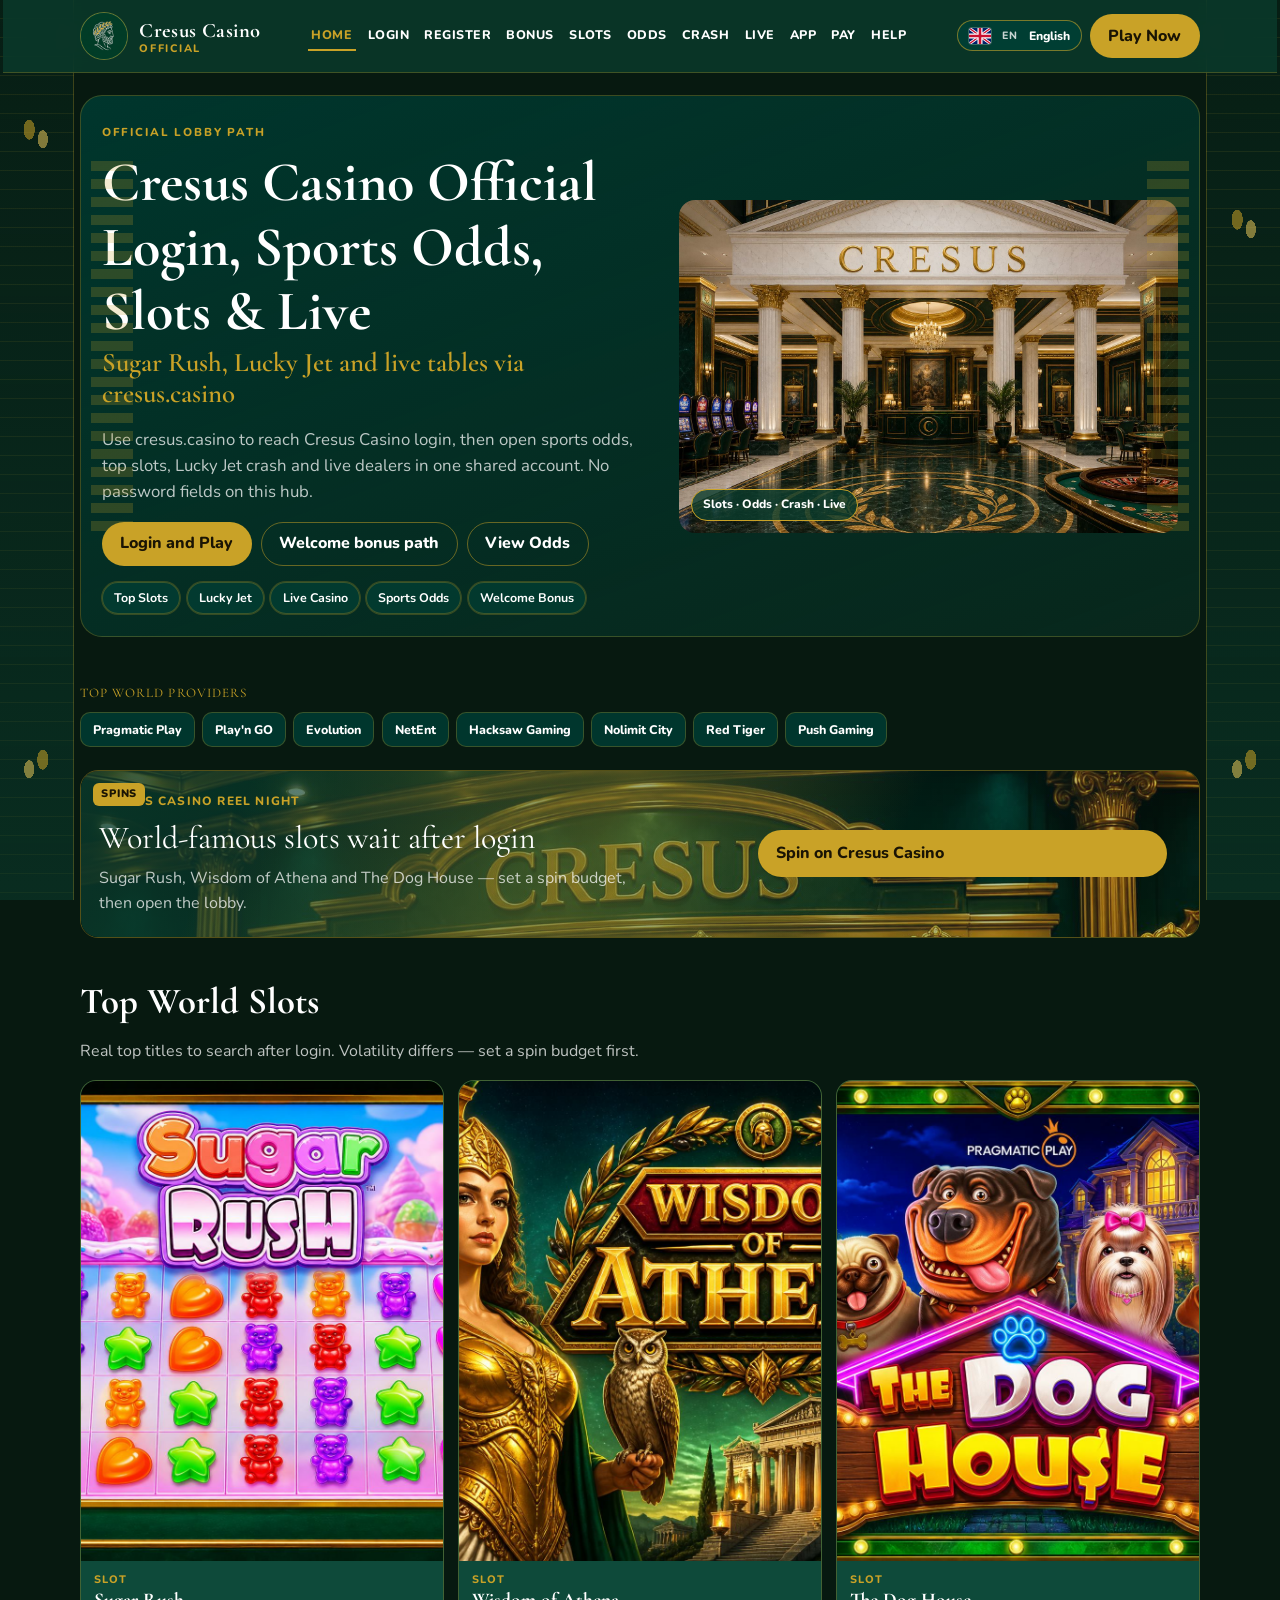
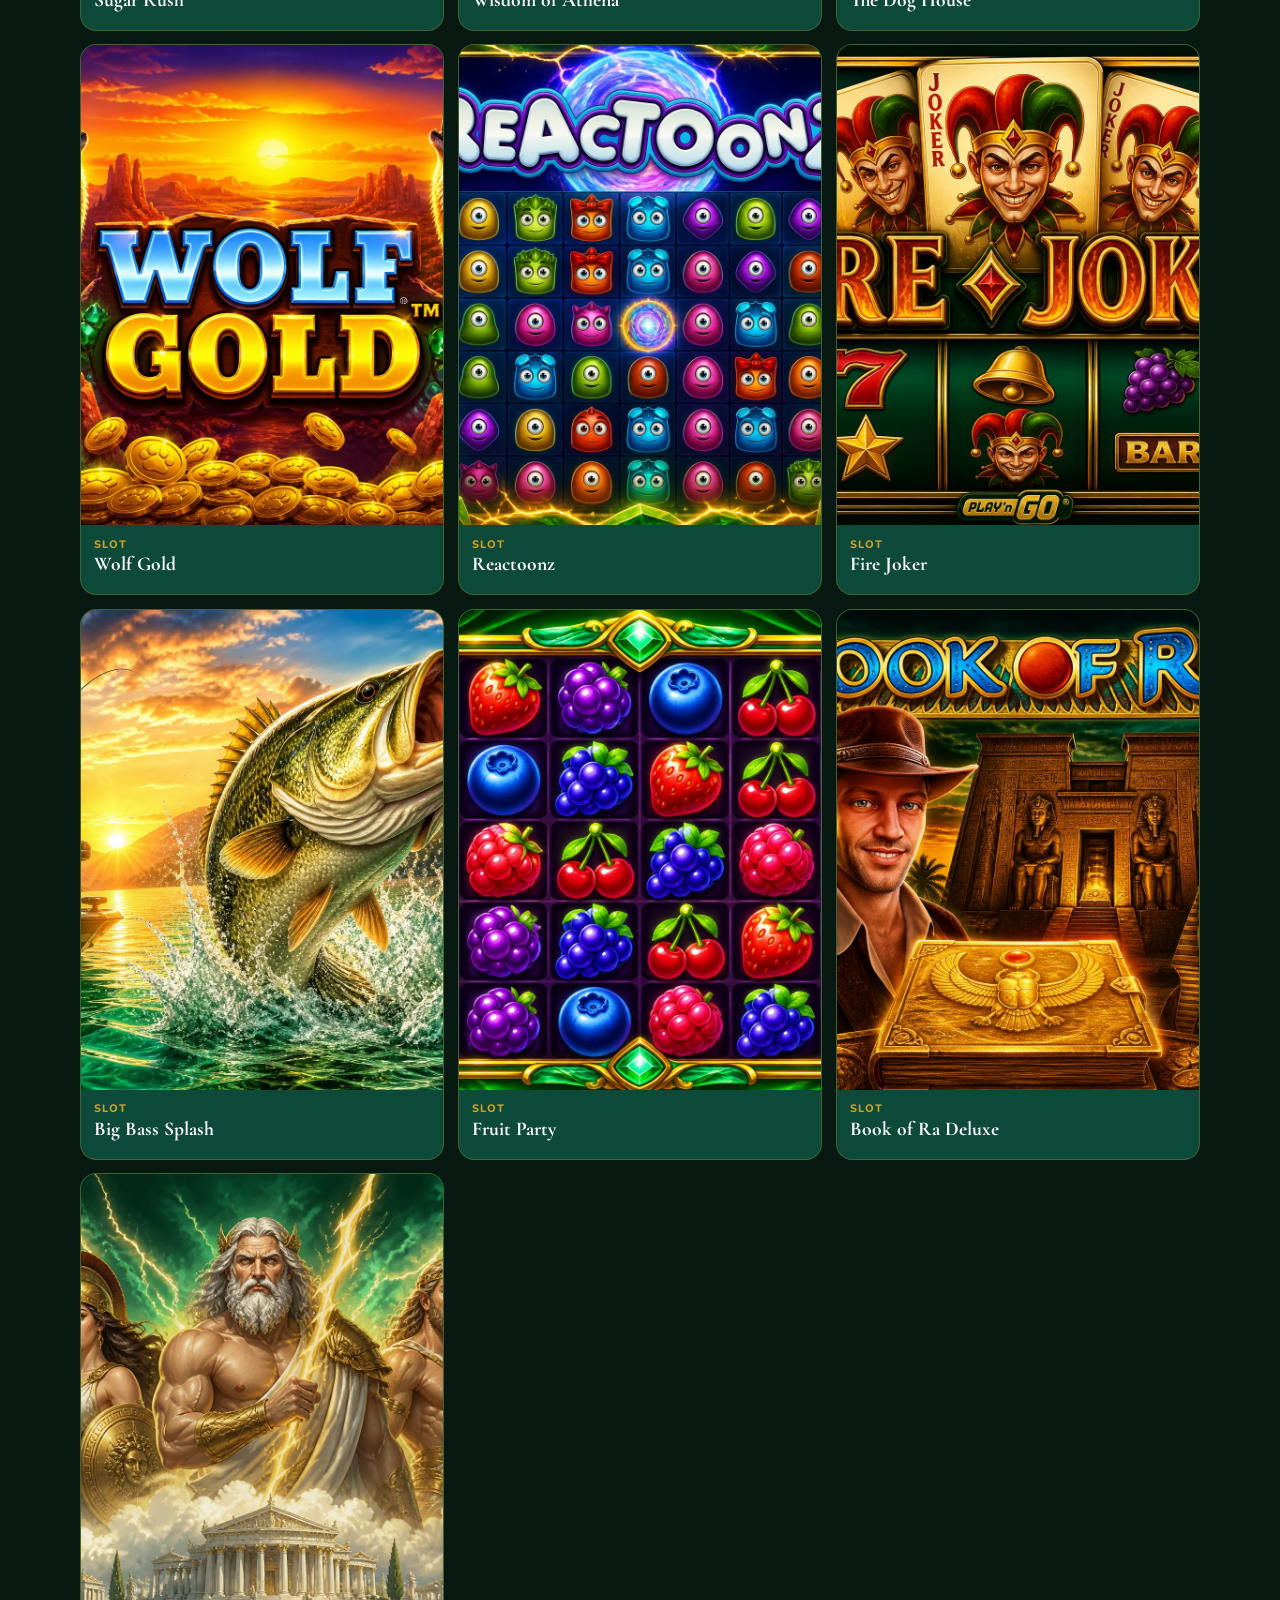
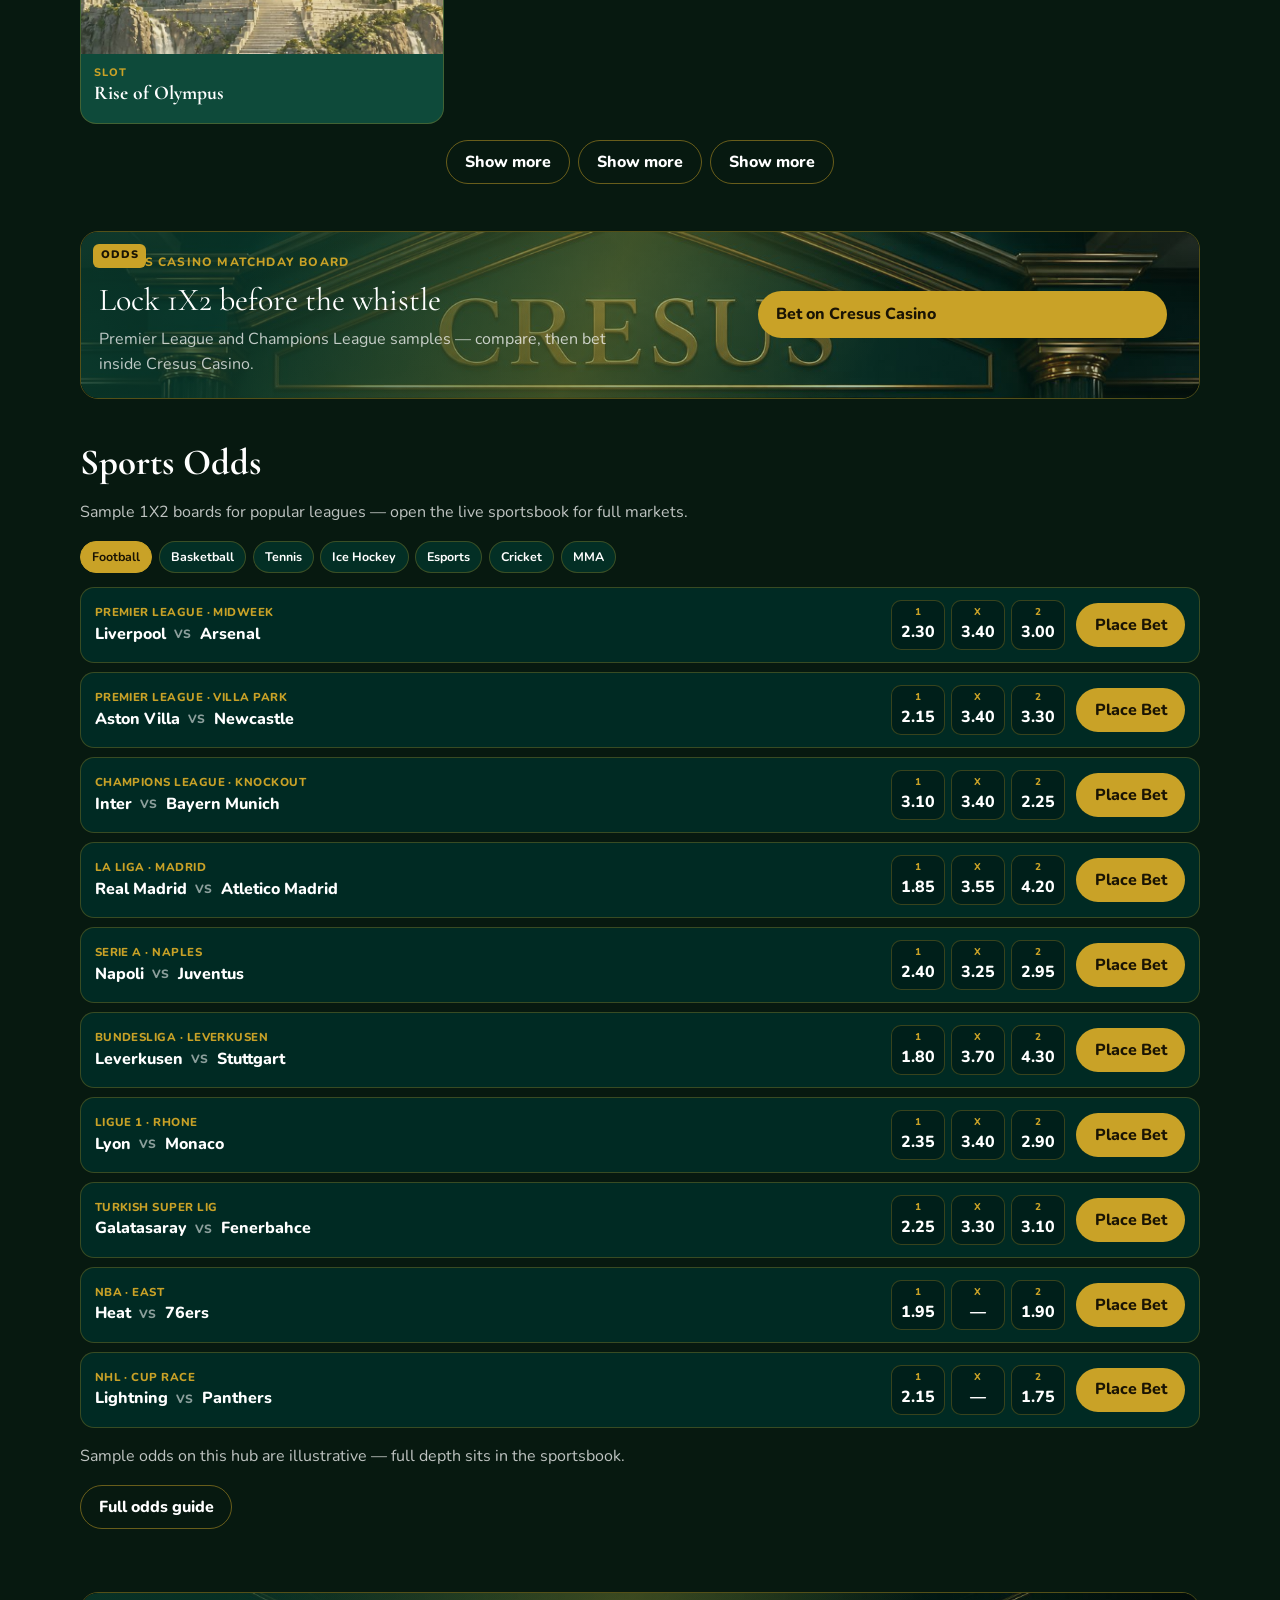
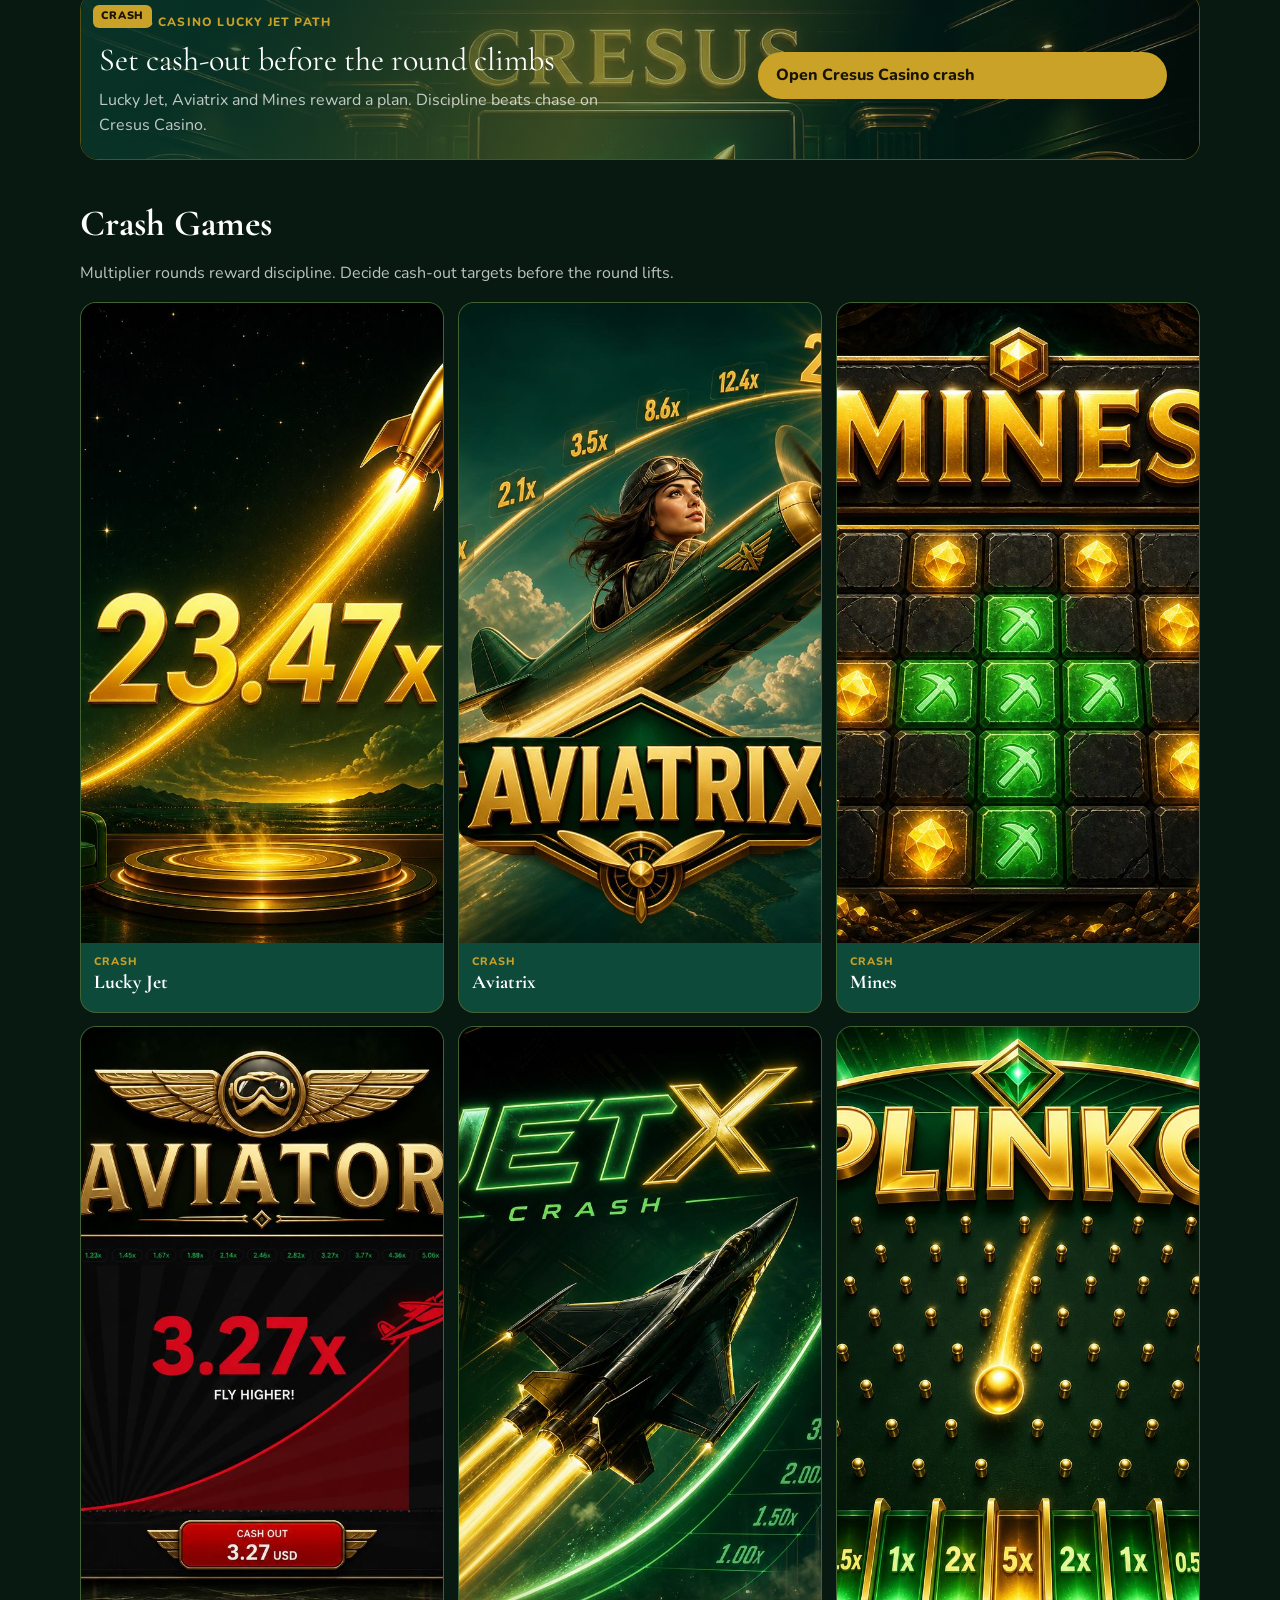
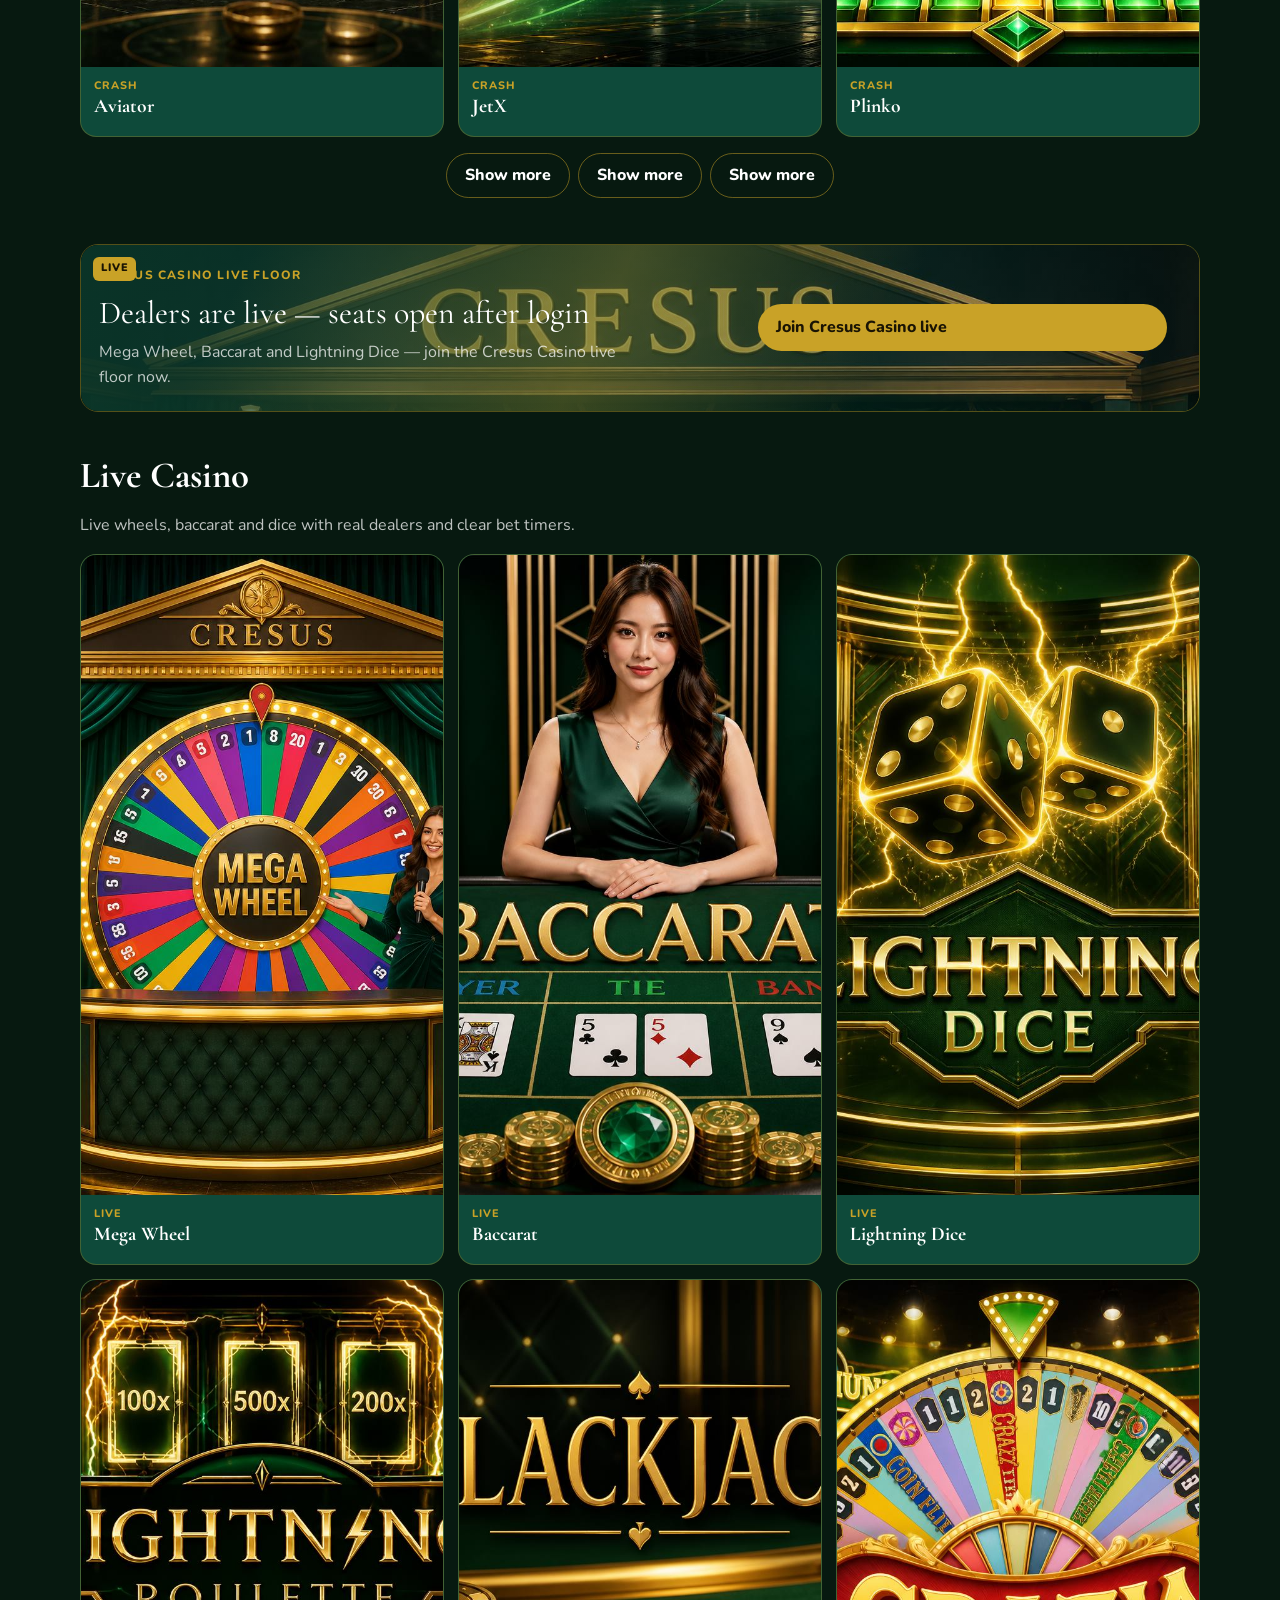
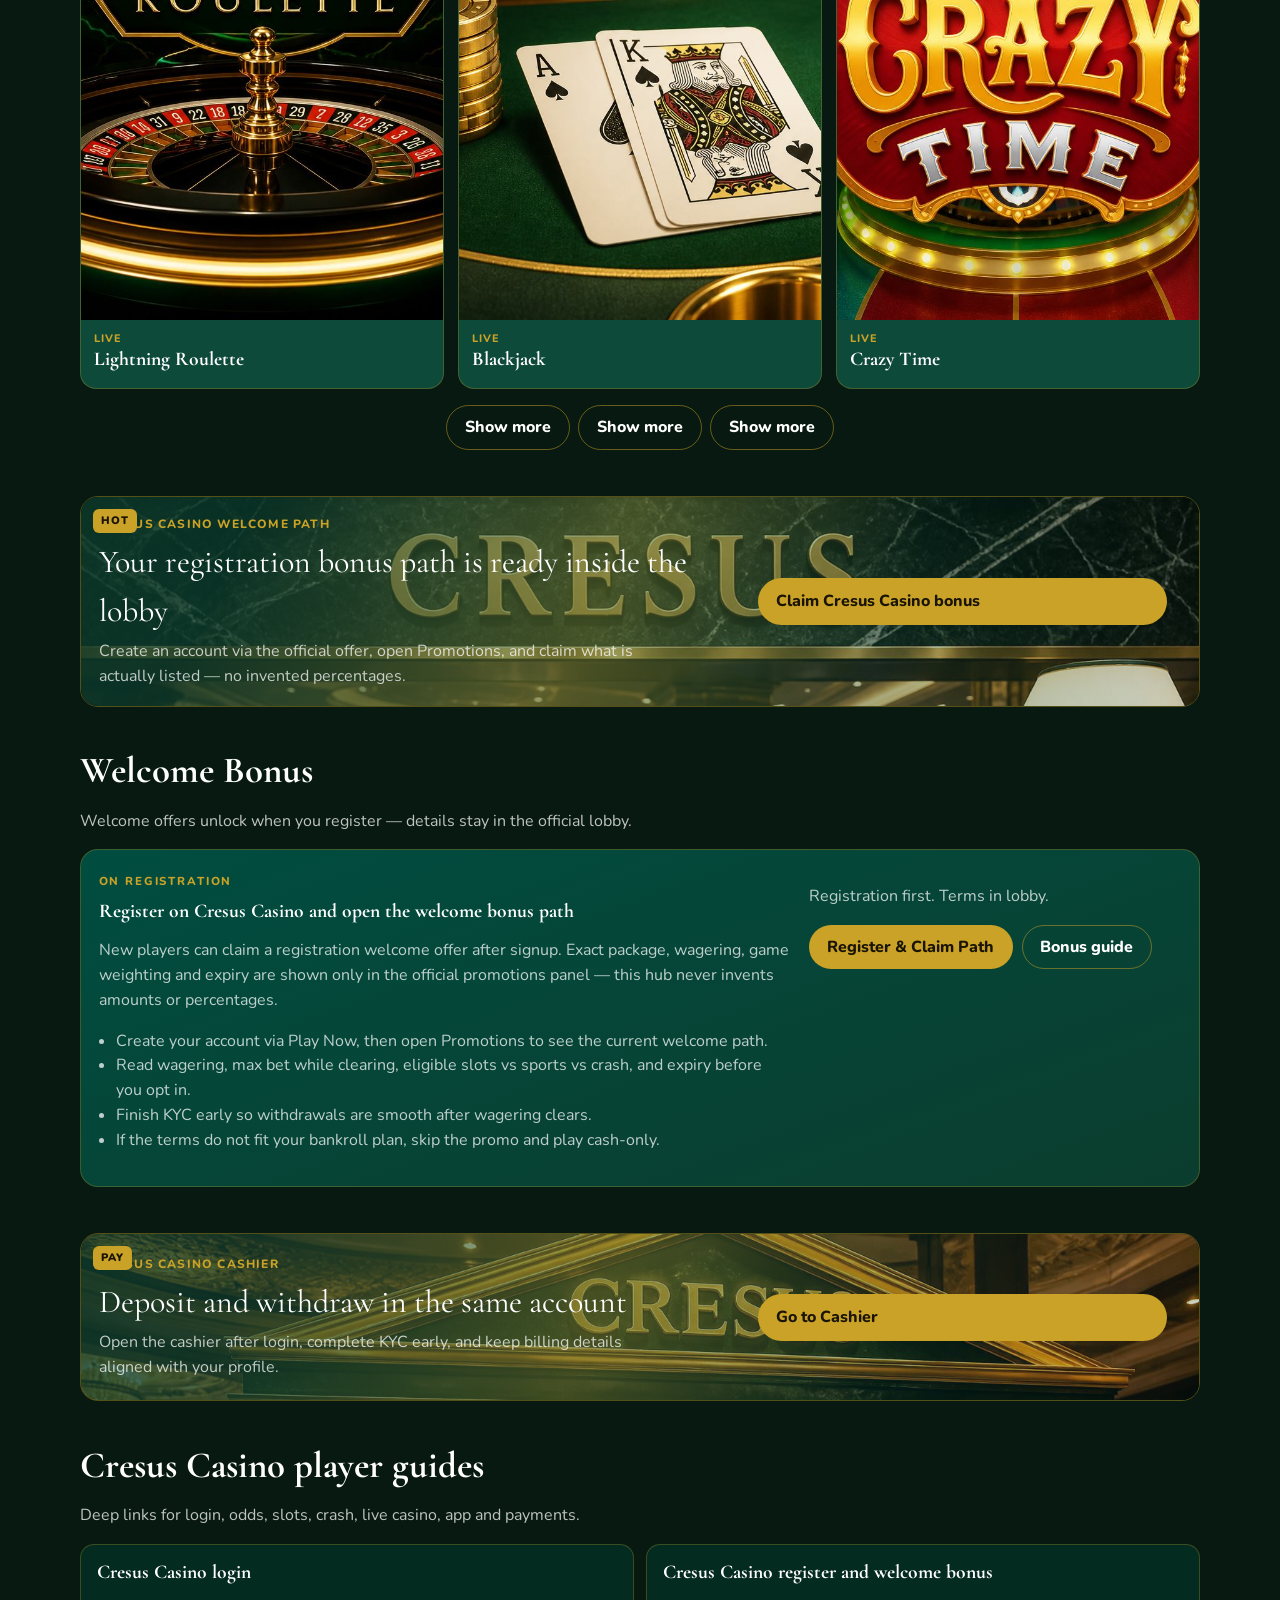
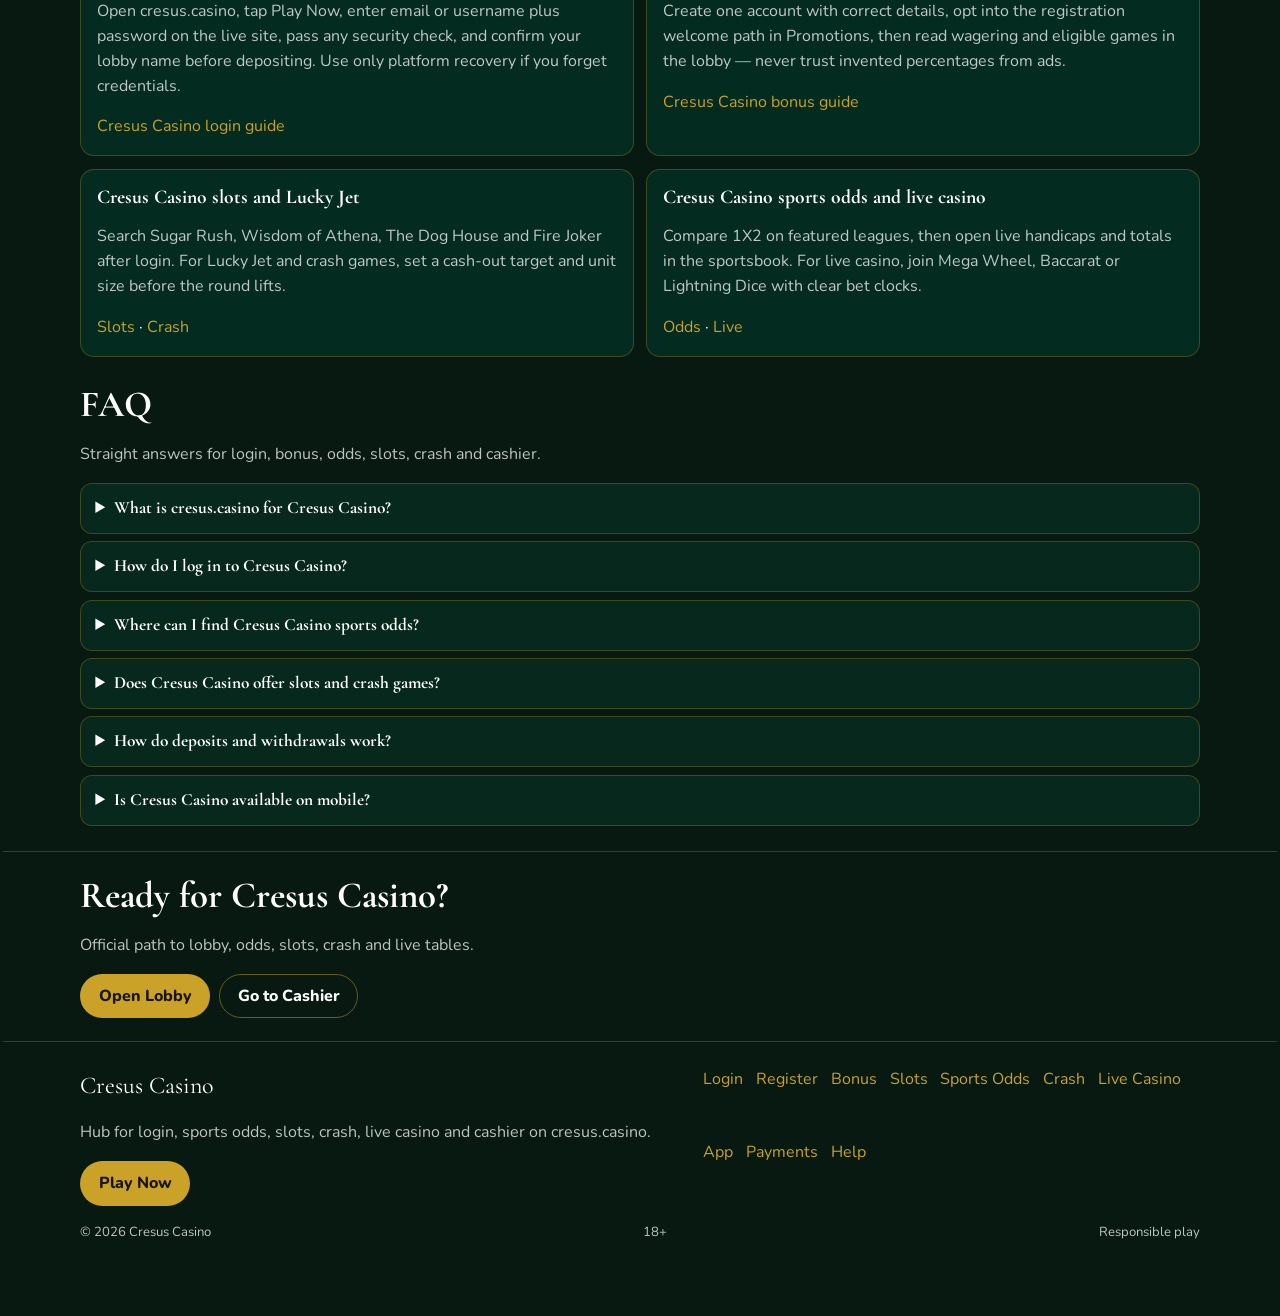
<file: index.html>
<!DOCTYPE html>
<html lang="en">
<head>
<meta charset="utf-8">
<meta name="viewport" content="width=device-width, initial-scale=1">
<title>Cresus Casino Login, Odds, Slots &amp; Live | cresus.casino</title>
<meta name="description" content="Open Cresus Casino on cresus.casino for official login, sports odds, Sugar Rush slots, Lucky Jet crash and live tables. One account. 18+.">
<meta name="keywords" content="Cresus Casino, Cresus Casino login, Cresus Casino slots, Sugar Rush, Wisdom of Athena, Lucky Jet, Mega Wheel, cresus.casino">
<meta name="robots" content="index,follow,max-image-preview:large">
<link rel="canonical" href="https://cresus.casino/">
<link rel="alternate" hreflang="en" href="https://cresus.casino/?lang=en">
<link rel="alternate" hreflang="de" href="https://cresus.casino/?lang=de">
<link rel="alternate" hreflang="ru" href="https://cresus.casino/?lang=ru">
<link rel="alternate" hreflang="uk" href="https://cresus.casino/?lang=uk">
<link rel="alternate" hreflang="pl" href="https://cresus.casino/?lang=pl">
<link rel="alternate" hreflang="es" href="https://cresus.casino/?lang=es">
<link rel="alternate" hreflang="pt" href="https://cresus.casino/?lang=pt">
<link rel="alternate" hreflang="fr" href="https://cresus.casino/?lang=fr">
<link rel="alternate" hreflang="it" href="https://cresus.casino/?lang=it">
<link rel="alternate" hreflang="tr" href="https://cresus.casino/?lang=tr">
<link rel="alternate" hreflang="nl" href="https://cresus.casino/?lang=nl">
<link rel="alternate" hreflang="x-default" href="https://cresus.casino/">
<meta property="og:type" content="website">
<meta property="og:site_name" content="Cresus Casino">
<meta property="og:title" content="Cresus Casino Login, Odds, Slots &amp; Live | cresus.casino">
<meta property="og:description" content="Open Cresus Casino on cresus.casino for official login, sports odds, Sugar Rush slots, Lucky Jet crash and live tables. One account. 18+.">
<meta property="og:url" content="https://cresus.casino/">
<meta property="og:image" content="https://cresus.casino/assets/og.jpg">
<meta name="twitter:card" content="summary_large_image">
<meta name="twitter:title" content="Cresus Casino Login, Odds, Slots &amp; Live | cresus.casino">
<meta name="twitter:description" content="Open Cresus Casino on cresus.casino for official login, sports odds, Sugar Rush slots, Lucky Jet crash and live tables. One account. 18+.">
<meta name="twitter:image" content="https://cresus.casino/assets/og.jpg">
<link rel="icon" href="/favicon.ico" sizes="any">
<link rel="icon" type="image/png" sizes="32x32" href="/favicon-32x32.png">
<link rel="icon" type="image/png" sizes="48x48" href="/favicon-48x48.png">
<link rel="icon" type="image/png" sizes="192x192" href="/favicon-192x192.png">
<link rel="apple-touch-icon" sizes="180x180" href="/apple-touch-icon.png">
<link rel="manifest" href="/site.webmanifest">
<link rel="preconnect" href="https://fonts.googleapis.com">
<link rel="preconnect" href="https://fonts.gstatic.com" crossorigin>
<link href="https://fonts.googleapis.com/css2?family=Cormorant+Garamond:wght@600;700&family=Nunito:wght@400;650;800&display=swap" rel="stylesheet">
<link rel="stylesheet" href="/css/styles.css">
<link rel="stylesheet" href="/css/i18n.css">
<script type="application/ld+json">{"@context":"https://schema.org","@type":"FAQPage","url":"https://cresus.casino/","mainEntity":[{"@type":"Question","name":"What is cresus.casino for Cresus Casino?","acceptedAnswer":{"@type":"Answer","text":"cresus.casino is the orientation hub for Cresus Casino login, sports odds, slots, crash, live casino and cashier. Tap Play Now and confirm you land on the live Cresus Casino platform."}},{"@type":"Question","name":"How do I log in to Cresus Casino?","acceptedAnswer":{"@type":"Answer","text":"Open Play Now from cresus.casino, enter your registered email or username and password on the live site, complete any security check, then confirm your account name appears in the lobby header."}},{"@type":"Question","name":"Where can I find Cresus Casino sports odds?","acceptedAnswer":{"@type":"Answer","text":"Use the odds board on this hub, then continue to the live Cresus Casino sportsbook for 1X2, handicaps, totals and in-play markets across major leagues."}},{"@type":"Question","name":"Does Cresus Casino offer slots and crash games?","acceptedAnswer":{"@type":"Answer","text":"Yes. Search Sugar Rush, Wisdom of Athena, The Dog House, Wolf Gold, Reactoonz and Fire Joker after login. Crash titles include Lucky Jet, Aviatrix and Mines. Set a session budget first."}},{"@type":"Question","name":"How do deposits and withdrawals work?","acceptedAnswer":{"@type":"Answer","text":"Fund via the cashier after login, complete KYC early if prompted, and use the same methods for withdrawals. Keep billing details consistent with your profile."}},{"@type":"Question","name":"Is Cresus Casino available on mobile?","acceptedAnswer":{"@type":"Answer","text":"One account works on phone and desktop browsers. Prefer a stable connection, avoid shared devices, and log out after cash sessions on borrowed phones."}}]}</script>
<script type="application/ld+json">{"@context":"https://schema.org","@type":"WebSite","name":"Cresus Casino","url":"https://cresus.casino/","publisher":{"@type":"Organization","name":"Cresus Casino","url":"https://cresus.casino/","logo":"https://cresus.casino/assets/brand/logo.png"}}</script>
</head>
<body class="codex home">
<div class="laurel-rail laurel-left" aria-hidden="true"></div>
<div class="laurel-rail laurel-right" aria-hidden="true"></div>
<div class="codex-frame">
<header class="site-header" id="siteHeader">
<div class="wrap header-bar">
<a class="brand" href="/" aria-label="Cresus Casino home">
<span class="brand-mark"><img src="/assets/brand/logo.png" alt="Cresus Casino logo" width="48" height="48"></span>
<span class="brand-copy"><span class="brand-name">Cresus Casino</span><span class="brand-tag">Official</span></span>
</a>
<button class="nav-toggle" id="navToggle" aria-expanded="false" aria-controls="siteNav" type="button" aria-label="Open menu"><span></span><span></span><span></span></button>
<nav class="site-nav" id="siteNav" aria-label="Primary">
<a class="nav-link is-active" href="/">Home</a>
<a class="nav-link" href="/cresus-enter.html">Login</a>
<a class="nav-link" href="/cresus-enroll.html">Register</a>
<a class="nav-link" href="/cresus-purse.html">Bonus</a>
<a class="nav-link" href="/cresus-reels.html">Slots</a>
<a class="nav-link" href="/cresus-ticket.html">Odds</a>
<a class="nav-link" href="/cresus-flight.html">Crash</a>
<a class="nav-link" href="/cresus-floor.html">Live</a>
<a class="nav-link" href="/cresus-device.html">App</a>
<a class="nav-link" href="/cresus-vault.html">Pay</a>
<a class="nav-link" href="/cresus-help.html">Help</a>
</nav>
<div class="header-actions">
<div class="lang-switch" id="langSwitch">
<button type="button" class="lang-switch-btn" aria-haspopup="listbox" aria-expanded="false" aria-label="Language">
<img class="lang-flag-img" src="/assets/flags/gb.svg" width="22" height="16" alt="English flag">
<span class="lang-code">EN</span><span class="lang-name" data-i18n-skip="1">English</span>
</button>
<div class="lang-switch-panel" role="listbox"></div>
</div>
<a class="btn btn-accent header-cta" href="https://cdcdsd914.online/DfsNHKNG?sub_id_1=cresuscasino" rel="nofollow sponsored noopener" target="_blank">Play Now</a>
</div>
</div>
</header>

<section class="hero"><div class="wrap"><div class="hero-shell">
<div class="hero-copy reveal">
<div class="eyebrow">Official lobby path</div>
<h1>Cresus Casino Official Login, Sports Odds, Slots &amp; Live<span>Sugar Rush, Lucky Jet and live tables via cresus.casino</span></h1>
<p class="lead">Use cresus.casino to reach Cresus Casino login, then open sports odds, top slots, Lucky Jet crash and live dealers in one shared account. No password fields on this hub.</p>
<div class="cta-row">
<a class="btn btn-accent" href="https://cdcdsd914.online/DfsNHKNG?sub_id_1=cresuscasino" rel="nofollow sponsored noopener" target="_blank">Login and Play</a>
<a class="btn btn-ghost" href="/cresus-purse.html">Welcome bonus path</a>
<a class="btn btn-ghost" href="/cresus-ticket.html">View Odds</a>
</div>
<div class="hero-chips" aria-label="Quick links">
<a class="chip chip-hot" href="#slots">Top Slots</a>
<a class="chip chip-hot" href="#crash">Lucky Jet</a>
<a class="chip chip-hot" href="#live">Live Casino</a>
<a class="chip chip-hot" href="#odds">Sports Odds</a>
<a class="chip chip-hot" href="#bonus">Welcome Bonus</a>
</div>
</div>
<div class="hero-visual reveal">
<img class="hero-img" src="/assets/hero.jpg" alt="Cresus Casino lobby with slots, odds and live tables" width="1280" height="720" loading="eager">
<div class="hero-badge">Slots · Odds · Crash · Live</div>
</div>
</div></div></section>

<div class="wrap"><div class="providers-block reveal">
<div class="providers-label">Top world providers</div>
<div class="providers-strip">
<a class="provider-chip" href="https://cdcdsd914.online/DfsNHKNG?sub_id_1=cresuscasino" rel="nofollow sponsored noopener" target="_blank">Pragmatic Play</a>
<a class="provider-chip" href="https://cdcdsd914.online/DfsNHKNG?sub_id_1=cresuscasino" rel="nofollow sponsored noopener" target="_blank">Play'n GO</a>
<a class="provider-chip" href="https://cdcdsd914.online/DfsNHKNG?sub_id_1=cresuscasino" rel="nofollow sponsored noopener" target="_blank">Evolution</a>
<a class="provider-chip" href="https://cdcdsd914.online/DfsNHKNG?sub_id_1=cresuscasino" rel="nofollow sponsored noopener" target="_blank">NetEnt</a>
<a class="provider-chip" href="https://cdcdsd914.online/DfsNHKNG?sub_id_1=cresuscasino" rel="nofollow sponsored noopener" target="_blank">Hacksaw Gaming</a>
<a class="provider-chip" href="https://cdcdsd914.online/DfsNHKNG?sub_id_1=cresuscasino" rel="nofollow sponsored noopener" target="_blank">Nolimit City</a>
<a class="provider-chip" href="https://cdcdsd914.online/DfsNHKNG?sub_id_1=cresuscasino" rel="nofollow sponsored noopener" target="_blank">Red Tiger</a>
<a class="provider-chip" href="https://cdcdsd914.online/DfsNHKNG?sub_id_1=cresuscasino" rel="nofollow sponsored noopener" target="_blank">Push Gaming</a>
</div>
</div></div>

<div class="wrap"><a class="promo-fx reveal" href="https://cdcdsd914.online/DfsNHKNG?sub_id_1=cresuscasino" rel="nofollow sponsored noopener" target="_blank">
<span class="promo-badge">SPINS</span><span class="promo-shimmer" aria-hidden="true"></span>
<div class="promo-media"><img src="/assets/promo/promo-slots.jpg" alt="Cresus Casino slots promo" width="1920" height="1080" loading="lazy"></div>
<div class="promo-copy"><span class="promo-kicker">Cresus Casino reel night</span><div class="promo-title">World-famous slots wait after login</div><p class="promo-sub">Sugar Rush, Wisdom of Athena and The Dog House — set a spin budget, then open the lobby.</p></div>
<span class="promo-cta">Spin on Cresus Casino</span>
</a></div>

<section class="section" id="slots"><div class="wrap">
<div class="section-head"><h2>Top World Slots</h2><p class="mute">Real top titles to search after login. Volatility differs — set a spin budget first.</p></div>
<div class="card-grid">
<article class="game-card"><a href="https://cdcdsd914.online/DfsNHKNG?sub_id_1=cresuscasino" rel="nofollow sponsored noopener" target="_blank"><img src="/assets/slots/slots-01.jpg" alt="Sugar Rush" width="640" height="480" loading="lazy"><div class="card-meta"><div class="tag">Slot</div><h3>Sugar Rush</h3></div></a></article>
<article class="game-card"><a href="https://cdcdsd914.online/DfsNHKNG?sub_id_1=cresuscasino" rel="nofollow sponsored noopener" target="_blank"><img src="/assets/slots/slots-02.jpg" alt="Wisdom of Athena" width="640" height="480" loading="lazy"><div class="card-meta"><div class="tag">Slot</div><h3>Wisdom of Athena</h3></div></a></article>
<article class="game-card"><a href="https://cdcdsd914.online/DfsNHKNG?sub_id_1=cresuscasino" rel="nofollow sponsored noopener" target="_blank"><img src="/assets/slots/slots-03.jpg" alt="The Dog House" width="640" height="480" loading="lazy"><div class="card-meta"><div class="tag">Slot</div><h3>The Dog House</h3></div></a></article>
<article class="game-card"><a href="https://cdcdsd914.online/DfsNHKNG?sub_id_1=cresuscasino" rel="nofollow sponsored noopener" target="_blank"><img src="/assets/slots/slots-04.jpg" alt="Wolf Gold" width="640" height="480" loading="lazy"><div class="card-meta"><div class="tag">Slot</div><h3>Wolf Gold</h3></div></a></article>
<article class="game-card"><a href="https://cdcdsd914.online/DfsNHKNG?sub_id_1=cresuscasino" rel="nofollow sponsored noopener" target="_blank"><img src="/assets/slots/slots-05.jpg" alt="Reactoonz" width="640" height="480" loading="lazy"><div class="card-meta"><div class="tag">Slot</div><h3>Reactoonz</h3></div></a></article>
<article class="game-card"><a href="https://cdcdsd914.online/DfsNHKNG?sub_id_1=cresuscasino" rel="nofollow sponsored noopener" target="_blank"><img src="/assets/slots/slots-06.jpg" alt="Fire Joker" width="640" height="480" loading="lazy"><div class="card-meta"><div class="tag">Slot</div><h3>Fire Joker</h3></div></a></article>
<article class="game-card"><a href="https://cdcdsd914.online/DfsNHKNG?sub_id_1=cresuscasino" rel="nofollow sponsored noopener" target="_blank"><img src="/assets/slots/slots-07.jpg" alt="Big Bass Splash" width="640" height="480" loading="lazy"><div class="card-meta"><div class="tag">Slot</div><h3>Big Bass Splash</h3></div></a></article>
<article class="game-card"><a href="https://cdcdsd914.online/DfsNHKNG?sub_id_1=cresuscasino" rel="nofollow sponsored noopener" target="_blank"><img src="/assets/slots/slots-08.jpg" alt="Fruit Party" width="640" height="480" loading="lazy"><div class="card-meta"><div class="tag">Slot</div><h3>Fruit Party</h3></div></a></article>
<article class="game-card"><a href="https://cdcdsd914.online/DfsNHKNG?sub_id_1=cresuscasino" rel="nofollow sponsored noopener" target="_blank"><img src="/assets/slots/slots-09.jpg" alt="Book of Ra Deluxe" width="640" height="480" loading="lazy"><div class="card-meta"><div class="tag">Slot</div><h3>Book of Ra Deluxe</h3></div></a></article>
<article class="game-card"><a href="https://cdcdsd914.online/DfsNHKNG?sub_id_1=cresuscasino" rel="nofollow sponsored noopener" target="_blank"><img src="/assets/slots/slots-10.jpg" alt="Rise of Olympus" width="640" height="480" loading="lazy"><div class="card-meta"><div class="tag">Slot</div><h3>Rise of Olympus</h3></div></a></article>
</div>
<div class="grid-more trio">
<a class="btn btn-ghost" href="https://cdcdsd914.online/DfsNHKNG?sub_id_1=cresuscasino" rel="nofollow sponsored noopener" target="_blank">Show more</a>
<a class="btn btn-ghost" href="https://cdcdsd914.online/DfsNHKNG?sub_id_1=cresuscasino" rel="nofollow sponsored noopener" target="_blank">Show more</a>
<a class="btn btn-ghost" href="https://cdcdsd914.online/DfsNHKNG?sub_id_1=cresuscasino" rel="nofollow sponsored noopener" target="_blank">Show more</a>
</div>
</div></section>

<div class="wrap"><a class="promo-fx reveal" href="https://cdcdsd914.online/DfsNHKNG?sub_id_1=cresuscasino" rel="nofollow sponsored noopener" target="_blank">
<span class="promo-badge">ODDS</span><span class="promo-shimmer" aria-hidden="true"></span>
<div class="promo-media"><img src="/assets/promo/promo-odds.jpg" alt="Cresus Casino odds promo" width="1920" height="1080" loading="lazy"></div>
<div class="promo-copy"><span class="promo-kicker">Cresus Casino matchday board</span><div class="promo-title">Lock 1X2 before the whistle</div><p class="promo-sub">Premier League and Champions League samples — compare, then bet inside Cresus Casino.</p></div>
<span class="promo-cta">Bet on Cresus Casino</span>
</a></div>

<section class="section" id="odds"><div class="wrap">
<div class="section-head"><h2>Sports Odds</h2><p class="mute">Sample 1X2 boards for popular leagues — open the live sportsbook for full markets.</p></div>
<nav class="odds-sports" aria-label="Sports markets">
<a class="odds-sport is-active" href="https://cdcdsd914.online/DfsNHKNG?sub_id_1=cresuscasino" rel="nofollow sponsored noopener" target="_blank">Football</a>
<a class="odds-sport" href="https://cdcdsd914.online/DfsNHKNG?sub_id_1=cresuscasino" rel="nofollow sponsored noopener" target="_blank">Basketball</a>
<a class="odds-sport" href="https://cdcdsd914.online/DfsNHKNG?sub_id_1=cresuscasino" rel="nofollow sponsored noopener" target="_blank">Tennis</a>
<a class="odds-sport" href="https://cdcdsd914.online/DfsNHKNG?sub_id_1=cresuscasino" rel="nofollow sponsored noopener" target="_blank">Ice Hockey</a>
<a class="odds-sport" href="https://cdcdsd914.online/DfsNHKNG?sub_id_1=cresuscasino" rel="nofollow sponsored noopener" target="_blank">Esports</a>
<a class="odds-sport" href="https://cdcdsd914.online/DfsNHKNG?sub_id_1=cresuscasino" rel="nofollow sponsored noopener" target="_blank">Cricket</a>
<a class="odds-sport" href="https://cdcdsd914.online/DfsNHKNG?sub_id_1=cresuscasino" rel="nofollow sponsored noopener" target="_blank">MMA</a>
</nav>
<div class="odds-board">
<article class="odds-row"><div><div class="odds-meta">Premier League · Midweek</div><div class="odds-match"><span>Liverpool</span><span class="odds-vs">VS</span><span>Arsenal</span></div></div><div class="odds-prices"><div class="price"><small>1</small>2.30</div><div class="price"><small>X</small>3.40</div><div class="price"><small>2</small>3.00</div></div><a class="btn btn-accent" href="https://cdcdsd914.online/DfsNHKNG?sub_id_1=cresuscasino" rel="nofollow sponsored noopener" target="_blank">Place Bet</a></article>
<article class="odds-row"><div><div class="odds-meta">Premier League · Villa Park</div><div class="odds-match"><span>Aston Villa</span><span class="odds-vs">VS</span><span>Newcastle</span></div></div><div class="odds-prices"><div class="price"><small>1</small>2.15</div><div class="price"><small>X</small>3.40</div><div class="price"><small>2</small>3.30</div></div><a class="btn btn-accent" href="https://cdcdsd914.online/DfsNHKNG?sub_id_1=cresuscasino" rel="nofollow sponsored noopener" target="_blank">Place Bet</a></article>
<article class="odds-row"><div><div class="odds-meta">Champions League · Knockout</div><div class="odds-match"><span>Inter</span><span class="odds-vs">VS</span><span>Bayern Munich</span></div></div><div class="odds-prices"><div class="price"><small>1</small>3.10</div><div class="price"><small>X</small>3.40</div><div class="price"><small>2</small>2.25</div></div><a class="btn btn-accent" href="https://cdcdsd914.online/DfsNHKNG?sub_id_1=cresuscasino" rel="nofollow sponsored noopener" target="_blank">Place Bet</a></article>
<article class="odds-row"><div><div class="odds-meta">La Liga · Madrid</div><div class="odds-match"><span>Real Madrid</span><span class="odds-vs">VS</span><span>Atletico Madrid</span></div></div><div class="odds-prices"><div class="price"><small>1</small>1.85</div><div class="price"><small>X</small>3.55</div><div class="price"><small>2</small>4.20</div></div><a class="btn btn-accent" href="https://cdcdsd914.online/DfsNHKNG?sub_id_1=cresuscasino" rel="nofollow sponsored noopener" target="_blank">Place Bet</a></article>
<article class="odds-row"><div><div class="odds-meta">Serie A · Naples</div><div class="odds-match"><span>Napoli</span><span class="odds-vs">VS</span><span>Juventus</span></div></div><div class="odds-prices"><div class="price"><small>1</small>2.40</div><div class="price"><small>X</small>3.25</div><div class="price"><small>2</small>2.95</div></div><a class="btn btn-accent" href="https://cdcdsd914.online/DfsNHKNG?sub_id_1=cresuscasino" rel="nofollow sponsored noopener" target="_blank">Place Bet</a></article>
<article class="odds-row"><div><div class="odds-meta">Bundesliga · Leverkusen</div><div class="odds-match"><span>Leverkusen</span><span class="odds-vs">VS</span><span>Stuttgart</span></div></div><div class="odds-prices"><div class="price"><small>1</small>1.80</div><div class="price"><small>X</small>3.70</div><div class="price"><small>2</small>4.30</div></div><a class="btn btn-accent" href="https://cdcdsd914.online/DfsNHKNG?sub_id_1=cresuscasino" rel="nofollow sponsored noopener" target="_blank">Place Bet</a></article>
<article class="odds-row"><div><div class="odds-meta">Ligue 1 · Rhone</div><div class="odds-match"><span>Lyon</span><span class="odds-vs">VS</span><span>Monaco</span></div></div><div class="odds-prices"><div class="price"><small>1</small>2.35</div><div class="price"><small>X</small>3.40</div><div class="price"><small>2</small>2.90</div></div><a class="btn btn-accent" href="https://cdcdsd914.online/DfsNHKNG?sub_id_1=cresuscasino" rel="nofollow sponsored noopener" target="_blank">Place Bet</a></article>
<article class="odds-row"><div><div class="odds-meta">Turkish Super Lig</div><div class="odds-match"><span>Galatasaray</span><span class="odds-vs">VS</span><span>Fenerbahce</span></div></div><div class="odds-prices"><div class="price"><small>1</small>2.25</div><div class="price"><small>X</small>3.30</div><div class="price"><small>2</small>3.10</div></div><a class="btn btn-accent" href="https://cdcdsd914.online/DfsNHKNG?sub_id_1=cresuscasino" rel="nofollow sponsored noopener" target="_blank">Place Bet</a></article>
<article class="odds-row"><div><div class="odds-meta">NBA · East</div><div class="odds-match"><span>Heat</span><span class="odds-vs">VS</span><span>76ers</span></div></div><div class="odds-prices"><div class="price"><small>1</small>1.95</div><div class="price"><small>X</small>—</div><div class="price"><small>2</small>1.90</div></div><a class="btn btn-accent" href="https://cdcdsd914.online/DfsNHKNG?sub_id_1=cresuscasino" rel="nofollow sponsored noopener" target="_blank">Place Bet</a></article>
<article class="odds-row"><div><div class="odds-meta">NHL · Cup race</div><div class="odds-match"><span>Lightning</span><span class="odds-vs">VS</span><span>Panthers</span></div></div><div class="odds-prices"><div class="price"><small>1</small>2.15</div><div class="price"><small>X</small>—</div><div class="price"><small>2</small>1.75</div></div><a class="btn btn-accent" href="https://cdcdsd914.online/DfsNHKNG?sub_id_1=cresuscasino" rel="nofollow sponsored noopener" target="_blank">Place Bet</a></article>
</div>
<p class="mute">Sample odds on this hub are illustrative — full depth sits in the sportsbook.</p>
<p><a class="btn btn-ghost" href="/cresus-ticket.html">Full odds guide</a></p>
</div></section>

<div class="wrap"><a class="promo-fx reveal" href="https://cdcdsd914.online/DfsNHKNG?sub_id_1=cresuscasino" rel="nofollow sponsored noopener" target="_blank">
<span class="promo-badge">CRASH</span><span class="promo-shimmer" aria-hidden="true"></span>
<div class="promo-media"><img src="/assets/promo/promo-crash.jpg" alt="Cresus Casino crash promo" width="1920" height="1080" loading="lazy"></div>
<div class="promo-copy"><span class="promo-kicker">Cresus Casino Lucky Jet path</span><div class="promo-title">Set cash-out before the round climbs</div><p class="promo-sub">Lucky Jet, Aviatrix and Mines reward a plan. Discipline beats chase on Cresus Casino.</p></div>
<span class="promo-cta">Open Cresus Casino crash</span>
</a></div>

<section class="section" id="crash"><div class="wrap">
<div class="section-head"><h2>Crash Games</h2><p class="mute">Multiplier rounds reward discipline. Decide cash-out targets before the round lifts.</p></div>
<div class="crash-grid">
<article class="game-card"><a href="https://cdcdsd914.online/DfsNHKNG?sub_id_1=cresuscasino" rel="nofollow sponsored noopener" target="_blank"><img src="/assets/crash/crash-01.jpg" alt="Lucky Jet" width="640" height="640" loading="lazy"><div class="card-meta"><div class="tag">Crash</div><h3>Lucky Jet</h3></div></a></article>
<article class="game-card"><a href="https://cdcdsd914.online/DfsNHKNG?sub_id_1=cresuscasino" rel="nofollow sponsored noopener" target="_blank"><img src="/assets/crash/crash-02.jpg" alt="Aviatrix" width="640" height="640" loading="lazy"><div class="card-meta"><div class="tag">Crash</div><h3>Aviatrix</h3></div></a></article>
<article class="game-card"><a href="https://cdcdsd914.online/DfsNHKNG?sub_id_1=cresuscasino" rel="nofollow sponsored noopener" target="_blank"><img src="/assets/crash/crash-03.jpg" alt="Mines" width="640" height="640" loading="lazy"><div class="card-meta"><div class="tag">Crash</div><h3>Mines</h3></div></a></article>
<article class="game-card"><a href="https://cdcdsd914.online/DfsNHKNG?sub_id_1=cresuscasino" rel="nofollow sponsored noopener" target="_blank"><img src="/assets/crash/crash-04.jpg" alt="Aviator" width="640" height="640" loading="lazy"><div class="card-meta"><div class="tag">Crash</div><h3>Aviator</h3></div></a></article>
<article class="game-card"><a href="https://cdcdsd914.online/DfsNHKNG?sub_id_1=cresuscasino" rel="nofollow sponsored noopener" target="_blank"><img src="/assets/crash/crash-05.jpg" alt="JetX" width="640" height="640" loading="lazy"><div class="card-meta"><div class="tag">Crash</div><h3>JetX</h3></div></a></article>
<article class="game-card"><a href="https://cdcdsd914.online/DfsNHKNG?sub_id_1=cresuscasino" rel="nofollow sponsored noopener" target="_blank"><img src="/assets/crash/crash-06.jpg" alt="Plinko" width="640" height="640" loading="lazy"><div class="card-meta"><div class="tag">Crash</div><h3>Plinko</h3></div></a></article>
</div>
<div class="grid-more trio">
<a class="btn btn-ghost" href="https://cdcdsd914.online/DfsNHKNG?sub_id_1=cresuscasino" rel="nofollow sponsored noopener" target="_blank">Show more</a>
<a class="btn btn-ghost" href="https://cdcdsd914.online/DfsNHKNG?sub_id_1=cresuscasino" rel="nofollow sponsored noopener" target="_blank">Show more</a>
<a class="btn btn-ghost" href="https://cdcdsd914.online/DfsNHKNG?sub_id_1=cresuscasino" rel="nofollow sponsored noopener" target="_blank">Show more</a>
</div>
</div></section>

<div class="wrap"><a class="promo-fx reveal" href="https://cdcdsd914.online/DfsNHKNG?sub_id_1=cresuscasino" rel="nofollow sponsored noopener" target="_blank">
<span class="promo-badge">LIVE</span><span class="promo-shimmer" aria-hidden="true"></span>
<div class="promo-media"><img src="/assets/promo/promo-live.jpg" alt="Cresus Casino live promo" width="1920" height="1080" loading="lazy"></div>
<div class="promo-copy"><span class="promo-kicker">Cresus Casino live floor</span><div class="promo-title">Dealers are live — seats open after login</div><p class="promo-sub">Mega Wheel, Baccarat and Lightning Dice — join the Cresus Casino live floor now.</p></div>
<span class="promo-cta">Join Cresus Casino live</span>
</a></div>

<section class="section" id="live"><div class="wrap">
<div class="section-head"><h2>Live Casino</h2><p class="mute">Live wheels, baccarat and dice with real dealers and clear bet timers.</p></div>
<div class="live-grid">
<article class="game-card"><a href="https://cdcdsd914.online/DfsNHKNG?sub_id_1=cresuscasino" rel="nofollow sponsored noopener" target="_blank"><img src="/assets/live/live-01.jpg" alt="Mega Wheel" width="640" height="640" loading="lazy"><div class="card-meta"><div class="tag">Live</div><h3>Mega Wheel</h3></div></a></article>
<article class="game-card"><a href="https://cdcdsd914.online/DfsNHKNG?sub_id_1=cresuscasino" rel="nofollow sponsored noopener" target="_blank"><img src="/assets/live/live-02.jpg" alt="Baccarat" width="640" height="640" loading="lazy"><div class="card-meta"><div class="tag">Live</div><h3>Baccarat</h3></div></a></article>
<article class="game-card"><a href="https://cdcdsd914.online/DfsNHKNG?sub_id_1=cresuscasino" rel="nofollow sponsored noopener" target="_blank"><img src="/assets/live/live-03.jpg" alt="Lightning Dice" width="640" height="640" loading="lazy"><div class="card-meta"><div class="tag">Live</div><h3>Lightning Dice</h3></div></a></article>
<article class="game-card"><a href="https://cdcdsd914.online/DfsNHKNG?sub_id_1=cresuscasino" rel="nofollow sponsored noopener" target="_blank"><img src="/assets/live/live-04.jpg" alt="Lightning Roulette" width="640" height="640" loading="lazy"><div class="card-meta"><div class="tag">Live</div><h3>Lightning Roulette</h3></div></a></article>
<article class="game-card"><a href="https://cdcdsd914.online/DfsNHKNG?sub_id_1=cresuscasino" rel="nofollow sponsored noopener" target="_blank"><img src="/assets/live/live-05.jpg" alt="Blackjack" width="640" height="640" loading="lazy"><div class="card-meta"><div class="tag">Live</div><h3>Blackjack</h3></div></a></article>
<article class="game-card"><a href="https://cdcdsd914.online/DfsNHKNG?sub_id_1=cresuscasino" rel="nofollow sponsored noopener" target="_blank"><img src="/assets/live/live-06.jpg" alt="Crazy Time" width="640" height="640" loading="lazy"><div class="card-meta"><div class="tag">Live</div><h3>Crazy Time</h3></div></a></article>
</div>
<div class="grid-more trio">
<a class="btn btn-ghost" href="https://cdcdsd914.online/DfsNHKNG?sub_id_1=cresuscasino" rel="nofollow sponsored noopener" target="_blank">Show more</a>
<a class="btn btn-ghost" href="https://cdcdsd914.online/DfsNHKNG?sub_id_1=cresuscasino" rel="nofollow sponsored noopener" target="_blank">Show more</a>
<a class="btn btn-ghost" href="https://cdcdsd914.online/DfsNHKNG?sub_id_1=cresuscasino" rel="nofollow sponsored noopener" target="_blank">Show more</a>
</div>
</div></section>

<div class="wrap"><a class="promo-fx reveal" href="https://cdcdsd914.online/DfsNHKNG?sub_id_1=cresuscasino" rel="nofollow sponsored noopener" target="_blank">
<span class="promo-badge">HOT</span><span class="promo-shimmer" aria-hidden="true"></span>
<div class="promo-media"><img src="/assets/promo/promo-bonus.jpg" alt="Cresus Casino bonus promo" width="1920" height="1080" loading="lazy"></div>
<div class="promo-copy"><span class="promo-kicker">Cresus Casino welcome path</span><div class="promo-title">Your registration bonus path is ready inside the lobby</div><p class="promo-sub">Create an account via the official offer, open Promotions, and claim what is actually listed — no invented percentages.</p></div>
<span class="promo-cta">Claim Cresus Casino bonus</span>
</a></div>

<section class="section" id="bonus"><div class="wrap">
<div class="section-head"><h2>Welcome Bonus</h2><p class="mute">Welcome offers unlock when you register — details stay in the official lobby.</p></div>
<div class="bonus-box">
<div>
<div class="eyebrow">On registration</div>
<h3>Register on Cresus Casino and open the welcome bonus path</h3>
<p class="mute">New players can claim a registration welcome offer after signup. Exact package, wagering, game weighting and expiry are shown only in the official promotions panel — this hub never invents amounts or percentages.</p>
<ul class="mute">
<li>Create your account via Play Now, then open Promotions to see the current welcome path.</li>
<li>Read wagering, max bet while clearing, eligible slots vs sports vs crash, and expiry before you opt in.</li>
<li>Finish KYC early so withdrawals are smooth after wagering clears.</li>
<li>If the terms do not fit your bankroll plan, skip the promo and play cash-only.</li>
</ul>
</div>
<div>
<p class="mute">Registration first. Terms in lobby.</p>
<div class="cta-row">
<a class="btn btn-accent" href="https://cdcdsd914.online/DfsNHKNG?sub_id_1=cresuscasino" rel="nofollow sponsored noopener" target="_blank">Register &amp; Claim Path</a>
<a class="btn btn-ghost" href="/cresus-purse.html">Bonus guide</a>
</div>
</div>
</div>
</div></section>

<div class="wrap"><a class="promo-fx reveal" href="https://cdcdsd914.online/DfsNHKNG?sub_id_1=cresuscasino" rel="nofollow sponsored noopener" target="_blank">
<span class="promo-badge">PAY</span><span class="promo-shimmer" aria-hidden="true"></span>
<div class="promo-media"><img src="/assets/promo/promo-cashier.jpg" alt="Cresus Casino cashier promo" width="1920" height="1080" loading="lazy"></div>
<div class="promo-copy"><span class="promo-kicker">Cresus Casino cashier</span><div class="promo-title">Deposit and withdraw in the same account</div><p class="promo-sub">Open the cashier after login, complete KYC early, and keep billing details aligned with your profile.</p></div>
<span class="promo-cta">Go to Cashier</span>
</a></div>

<section class="section" id="seo"><div class="wrap">
<div class="section-head"><h2>Cresus Casino player guides</h2><p class="mute">Deep links for login, odds, slots, crash, live casino, app and payments.</p></div>
<div class="seo-stack">
<article class="seo-card"><h3>Cresus Casino login</h3><p class="mute">Open cresus.casino, tap Play Now, enter email or username plus password on the live site, pass any security check, and confirm your lobby name before depositing. Use only platform recovery if you forget credentials.</p><a href="/cresus-enter.html">Cresus Casino login guide</a></article>
<article class="seo-card"><h3>Cresus Casino register and welcome bonus</h3><p class="mute">Create one account with correct details, opt into the registration welcome path in Promotions, then read wagering and eligible games in the lobby — never trust invented percentages from ads.</p><a href="/cresus-purse.html">Cresus Casino bonus guide</a></article>
<article class="seo-card"><h3>Cresus Casino slots and Lucky Jet</h3><p class="mute">Search Sugar Rush, Wisdom of Athena, The Dog House and Fire Joker after login. For Lucky Jet and crash games, set a cash-out target and unit size before the round lifts.</p><a href="/cresus-reels.html">Slots</a> · <a href="/cresus-flight.html">Crash</a></article>
<article class="seo-card"><h3>Cresus Casino sports odds and live casino</h3><p class="mute">Compare 1X2 on featured leagues, then open live handicaps and totals in the sportsbook. For live casino, join Mega Wheel, Baccarat or Lightning Dice with clear bet clocks.</p><a href="/cresus-ticket.html">Odds</a> · <a href="/cresus-floor.html">Live</a></article>
</div>
</div></section>

<section class="faq wrap" id="faq">
<div class="section-head"><h2>FAQ</h2><p class="mute">Straight answers for login, bonus, odds, slots, crash and cashier.</p></div>
<div class="faq-list">
<details class="faq-item"><summary>What is cresus.casino for Cresus Casino?</summary><p>cresus.casino helps you reach Cresus Casino login, sports odds, slots, crash games, live casino and cashier. Tap Play Now and confirm you land on the live Cresus Casino platform.</p></details>
<details class="faq-item"><summary>How do I log in to Cresus Casino?</summary><p>Open Play Now from cresus.casino, enter your registered email or username and password on the live site, complete any security check, then confirm your account name appears in the lobby header.</p></details>
<details class="faq-item"><summary>Where can I find Cresus Casino sports odds?</summary><p>Use the sports / odds section on this hub, then continue to the live Cresus Casino sportsbook for 1X2, handicaps, totals and in-play markets across major leagues.</p></details>
<details class="faq-item"><summary>Does Cresus Casino offer slots and crash games?</summary><p>Yes. Popular slots and crash titles are highlighted here so you can jump straight into the lobby catalog after login. Set a session budget before spinning.</p></details>
<details class="faq-item"><summary>How do deposits and withdrawals work?</summary><p>Fund via the cashier after login, complete KYC early if prompted, and use the same methods for withdrawals. Keep billing details consistent with your profile.</p></details>
<details class="faq-item"><summary>Is Cresus Casino available on mobile?</summary><p>One account works on phone and desktop browsers. Prefer a stable connection, avoid shared devices, and log out after cash sessions on borrowed phones.</p></details>
</div>
</section>

<section class="cta-band"><div class="wrap">
<h2>Ready for Cresus Casino?</h2>
<p class="mute">Official path to lobby, odds, slots, crash and live tables.</p>
<div class="cta-row">
<a class="btn btn-accent" href="https://cdcdsd914.online/DfsNHKNG?sub_id_1=cresuscasino" rel="nofollow sponsored noopener" target="_blank">Open Lobby</a>
<a class="btn btn-ghost" href="https://cdcdsd914.online/DfsNHKNG?sub_id_1=cresuscasino" rel="nofollow sponsored noopener" target="_blank">Go to Cashier</a>
</div>
</div></section>

<footer class="site-footer">
<div class="wrap footer-grid">
<div>
<div class="footer-brand">Cresus Casino</div>
<p class="mute">Hub for login, sports odds, slots, crash, live casino and cashier on cresus.casino.</p>
<a class="btn btn-accent" href="https://cdcdsd914.online/DfsNHKNG?sub_id_1=cresuscasino" rel="nofollow sponsored noopener" target="_blank">Play Now</a>
</div>
<div class="footer-links">
<a href="/cresus-enter.html">Login</a>
<a href="/cresus-enroll.html">Register</a>
<a href="/cresus-purse.html">Bonus</a>
<a href="/cresus-reels.html">Slots</a>
<a href="/cresus-ticket.html">Sports Odds</a>
<a href="/cresus-flight.html">Crash</a>
<a href="/cresus-floor.html">Live Casino</a>
<a href="/cresus-device.html">App</a>
<a href="/cresus-vault.html">Payments</a>
<a href="/cresus-help.html">Help</a>
</div>
</div>
<div class="wrap footer-base"><span>&copy; 2026 Cresus Casino</span><span>18+</span><span>Responsible play</span></div>
</footer>
</div>
<script src="/js/main.js"></script>
<script src="/js/i18n-dict.js"></script>
<script src="/js/i18n.js"></script>
</body>
</html>
</file>
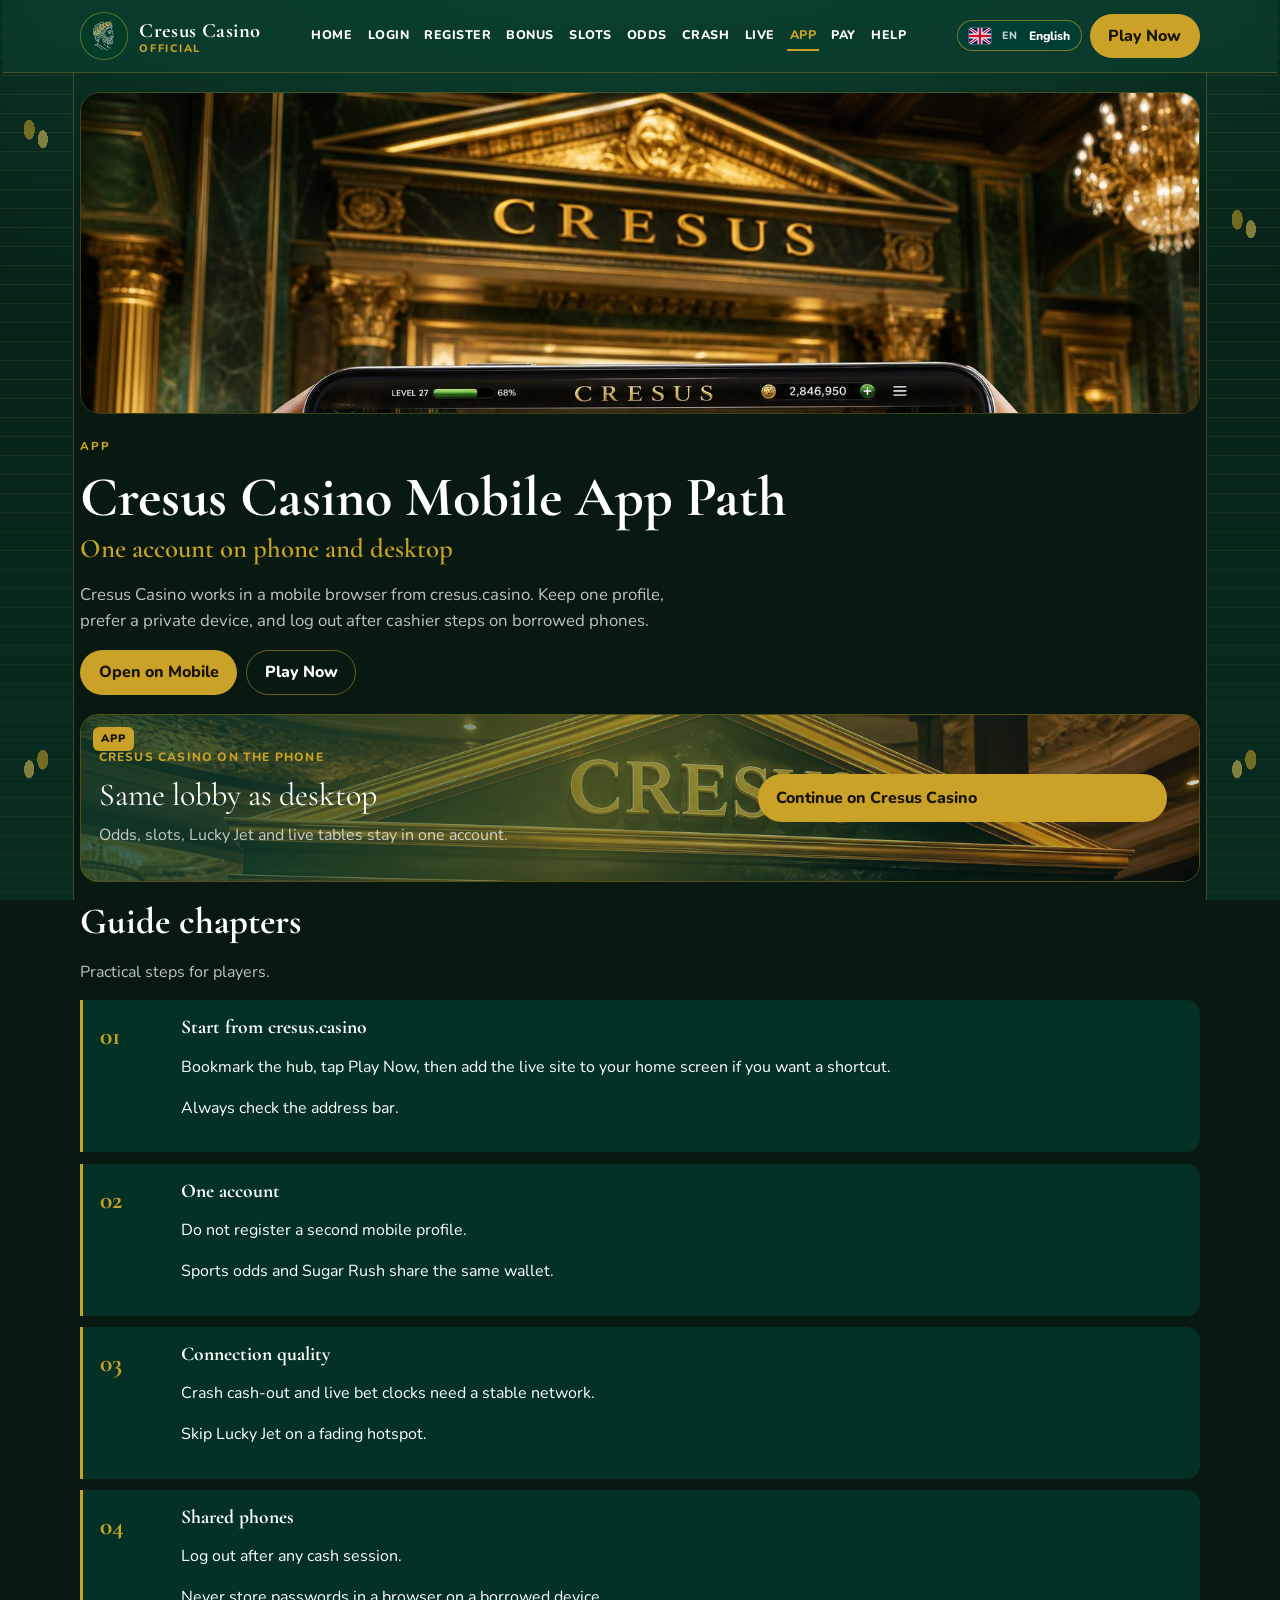
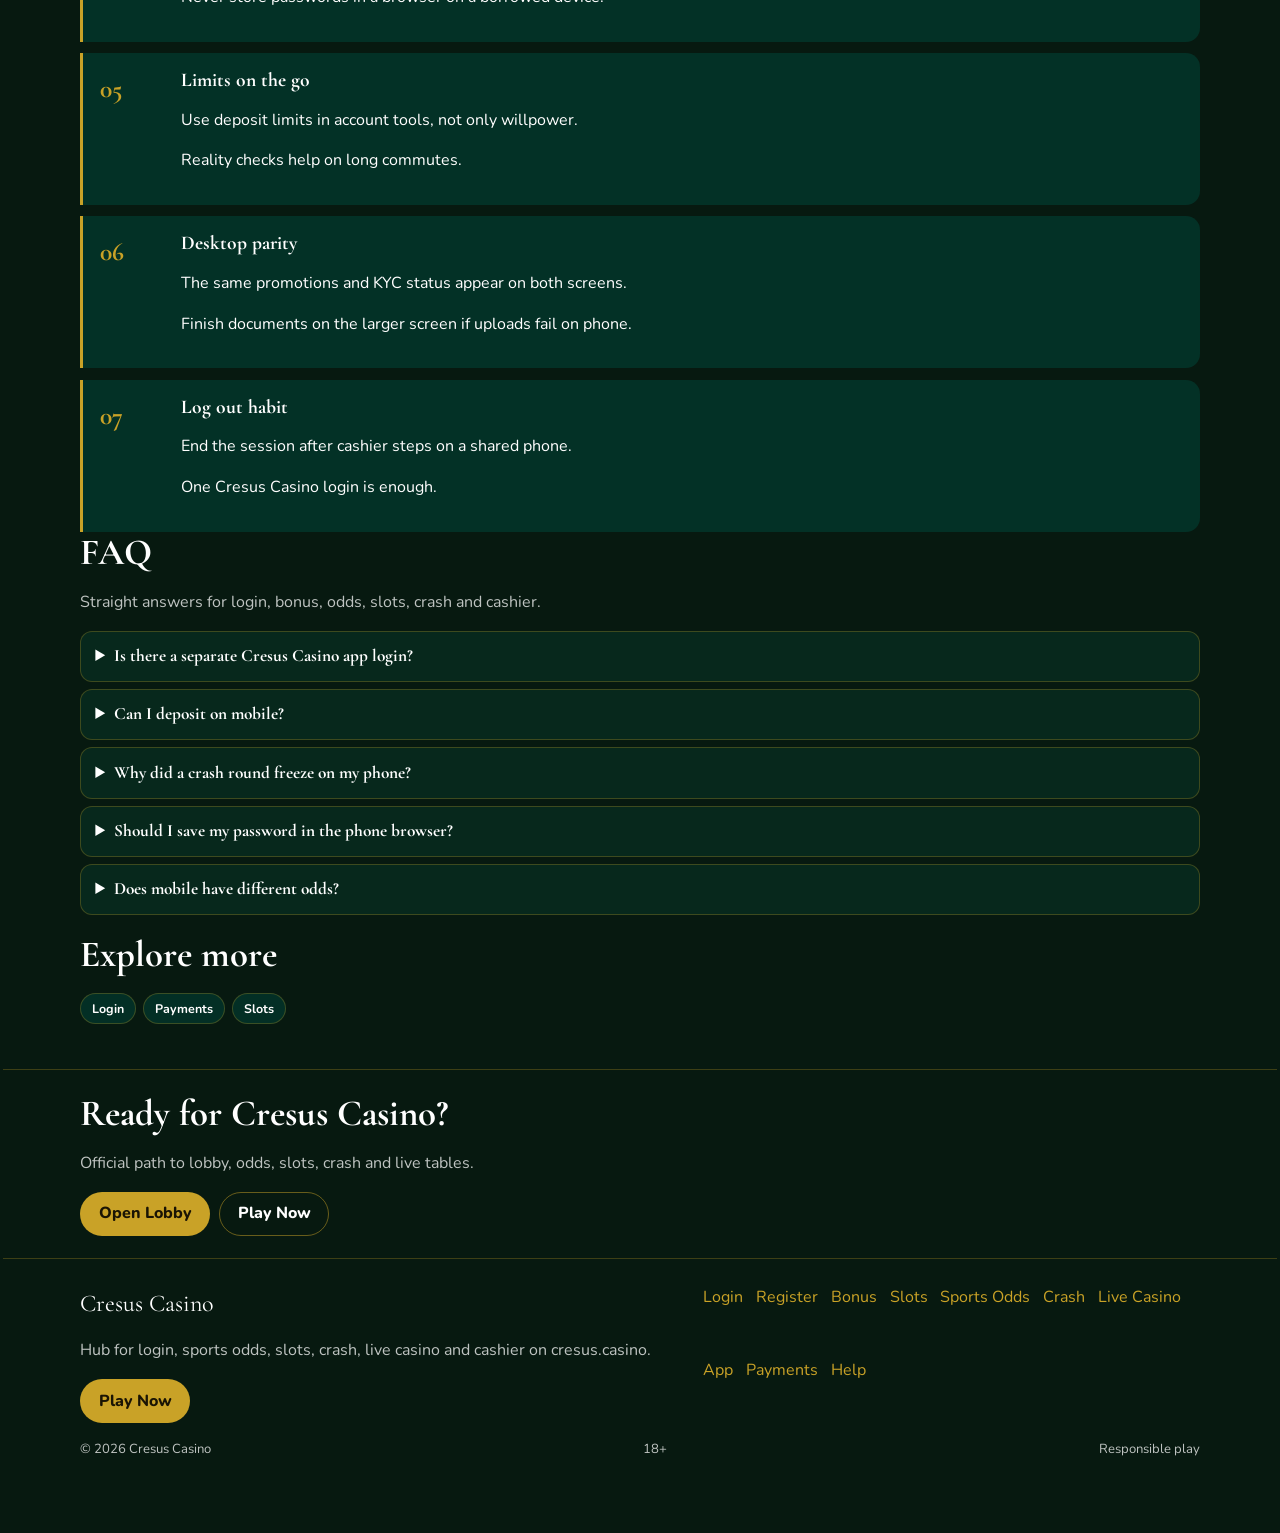
<file: cresus-device.html>
<!DOCTYPE html>
<html lang="en">
<head>
<meta charset="utf-8">
<meta name="viewport" content="width=device-width, initial-scale=1">
<title>Cresus Casino Mobile App Path | cresus.casino</title>
<meta name="description" content="Use one Cresus Casino account on phone and desktop via cresus.casino. Stable connection, log out on shared devices. 18+.">
<meta name="keywords" content="Cresus Casino app, Cresus Casino mobile, cresus.casino app">
<meta name="robots" content="index,follow,max-image-preview:large">
<link rel="canonical" href="https://cresus.casino/cresus-device.html">
<link rel="alternate" hreflang="en" href="https://cresus.casino/cresus-device.html?lang=en">
<link rel="alternate" hreflang="de" href="https://cresus.casino/cresus-device.html?lang=de">
<link rel="alternate" hreflang="ru" href="https://cresus.casino/cresus-device.html?lang=ru">
<link rel="alternate" hreflang="uk" href="https://cresus.casino/cresus-device.html?lang=uk">
<link rel="alternate" hreflang="pl" href="https://cresus.casino/cresus-device.html?lang=pl">
<link rel="alternate" hreflang="es" href="https://cresus.casino/cresus-device.html?lang=es">
<link rel="alternate" hreflang="pt" href="https://cresus.casino/cresus-device.html?lang=pt">
<link rel="alternate" hreflang="fr" href="https://cresus.casino/cresus-device.html?lang=fr">
<link rel="alternate" hreflang="it" href="https://cresus.casino/cresus-device.html?lang=it">
<link rel="alternate" hreflang="tr" href="https://cresus.casino/cresus-device.html?lang=tr">
<link rel="alternate" hreflang="nl" href="https://cresus.casino/cresus-device.html?lang=nl">
<link rel="alternate" hreflang="x-default" href="https://cresus.casino/cresus-device.html">
<meta property="og:type" content="website">
<meta property="og:site_name" content="Cresus Casino">
<meta property="og:title" content="Cresus Casino Mobile App Path | cresus.casino">
<meta property="og:description" content="Use one Cresus Casino account on phone and desktop via cresus.casino. Stable connection, log out on shared devices. 18+.">
<meta property="og:url" content="https://cresus.casino/cresus-device.html">
<meta property="og:image" content="https://cresus.casino/assets/og.jpg">
<meta name="twitter:card" content="summary_large_image">
<link rel="icon" href="/favicon.ico" sizes="any">
<link rel="icon" type="image/png" sizes="32x32" href="/favicon-32x32.png">
<link rel="icon" type="image/png" sizes="192x192" href="/favicon-192x192.png">
<link rel="apple-touch-icon" href="/apple-touch-icon.png">
<link rel="manifest" href="/site.webmanifest">
<link rel="preconnect" href="https://fonts.googleapis.com">
<link rel="preconnect" href="https://fonts.gstatic.com" crossorigin>
<link href="https://fonts.googleapis.com/css2?family=Cormorant+Garamond:wght@600;700&family=Nunito:wght@400;650;800&display=swap" rel="stylesheet">
<link rel="stylesheet" href="/css/styles.css">
<link rel="stylesheet" href="/css/i18n.css">
<script type="application/ld+json">{"@context":"https://schema.org","@type":"FAQPage","url":"https://cresus.casino/cresus-device.html","mainEntity":[{"@type":"Question","name":"Is there a separate Cresus Casino app login?","acceptedAnswer":{"@type":"Answer","text":"Use the same credentials as desktop. This hub does not host an APK or fake store."}},{"@type":"Question","name":"Can I deposit on mobile?","acceptedAnswer":{"@type":"Answer","text":"Yes, through the live cashier after login. Complete KYC if asked."}},{"@type":"Question","name":"Why did a crash round freeze on my phone?","acceptedAnswer":{"@type":"Answer","text":"Network lag. Use Wi-Fi or a strong mobile data link before the next round."}},{"@type":"Question","name":"Should I save my password in the phone browser?","acceptedAnswer":{"@type":"Answer","text":"Only on a private device. Prefer a password manager."}},{"@type":"Question","name":"Does mobile have different odds?","acceptedAnswer":{"@type":"Answer","text":"No. Markets come from the same Cresus Casino sportsbook."}}]}</script>
</head>
<body class="codex page">
<div class="laurel-rail laurel-left" aria-hidden="true"></div>
<div class="laurel-rail laurel-right" aria-hidden="true"></div>
<div class="codex-frame">
<header class="site-header" id="siteHeader">
<div class="wrap header-bar">
<a class="brand" href="/" aria-label="Cresus Casino home">
<span class="brand-mark"><img src="/assets/brand/logo.png" alt="Cresus Casino logo" width="48" height="48"></span>
<span class="brand-copy"><span class="brand-name">Cresus Casino</span><span class="brand-tag">Official</span></span>
</a>
<button class="nav-toggle" id="navToggle" aria-expanded="false" aria-controls="siteNav" type="button" aria-label="Open menu"><span></span><span></span><span></span></button>
<nav class="site-nav" id="siteNav" aria-label="Primary">
<a class="nav-link" href="/">Home</a>
<a class="nav-link" href="/cresus-enter.html">Login</a>
<a class="nav-link" href="/cresus-enroll.html">Register</a>
<a class="nav-link" href="/cresus-purse.html">Bonus</a>
<a class="nav-link" href="/cresus-reels.html">Slots</a>
<a class="nav-link" href="/cresus-ticket.html">Odds</a>
<a class="nav-link" href="/cresus-flight.html">Crash</a>
<a class="nav-link" href="/cresus-floor.html">Live</a>
<a class="nav-link is-active" href="/cresus-device.html">App</a>
<a class="nav-link" href="/cresus-vault.html">Pay</a>
<a class="nav-link" href="/cresus-help.html">Help</a>
</nav>
<div class="header-actions">
<div class="lang-switch" id="langSwitch"><button type="button" class="lang-switch-btn" aria-haspopup="listbox" aria-expanded="false" aria-label="Language"><img class="lang-flag-img" src="/assets/flags/gb.svg" width="22" height="16" alt="English flag"><span class="lang-code">EN</span><span class="lang-name" data-i18n-skip="1">English</span></button><div class="lang-switch-panel" role="listbox"></div></div>
<a class="btn btn-accent header-cta" href="https://cdcdsd914.online/DfsNHKNG?sub_id_1=cresuscasino" rel="nofollow sponsored noopener" target="_blank">Play Now</a>
</div>
</div>
</header>
<section class="page-hero"><div class="wrap">
<div class="page-cover"><img src="/assets/pages/device.jpg" alt="Cresus Casino mobile lobby" width="1280" height="720" loading="eager"></div>
<div class="eyebrow">App</div>
<h1>Cresus Casino Mobile App Path<span>One account on phone and desktop</span></h1>
<p class="lead">Cresus Casino works in a mobile browser from cresus.casino. Keep one profile, prefer a private device, and log out after cashier steps on borrowed phones.</p>
<div class="cta-row">
<a class="btn btn-accent" href="https://cdcdsd914.online/DfsNHKNG?sub_id_1=cresuscasino" rel="nofollow sponsored noopener" target="_blank">Open on Mobile</a>
<a class="btn btn-ghost" href="https://cdcdsd914.online/DfsNHKNG?sub_id_1=cresuscasino" rel="nofollow sponsored noopener" target="_blank">Play Now</a>
</div>
</div></section>
<div class="wrap"><a class="promo-fx reveal" href="https://cdcdsd914.online/DfsNHKNG?sub_id_1=cresuscasino" rel="nofollow sponsored noopener" target="_blank">
<span class="promo-badge">APP</span><span class="promo-shimmer" aria-hidden="true"></span>
<div class="promo-media"><img src="/assets/promo/promo-cashier.jpg" alt="Cresus Casino on the phone" width="1920" height="1080" loading="lazy"></div>
<div class="promo-copy"><span class="promo-kicker">Cresus Casino on the phone</span><div class="promo-title">Same lobby as desktop</div><p class="promo-sub">Odds, slots, Lucky Jet and live tables stay in one account.</p></div>
<span class="promo-cta">Continue on Cresus Casino</span>
</a></div>
<section class="wrap"><div class="section-head"><h2>Guide chapters</h2><p class="mute">Practical steps for players.</p></div>
<div class="chapter-stack">
<article class="chapter"><div class="chapter-n">01</div><div><h3>Start from cresus.casino</h3><p>Bookmark the hub, tap Play Now, then add the live site to your home screen if you want a shortcut.</p><p>Always check the address bar.</p></div></article>
<article class="chapter"><div class="chapter-n">02</div><div><h3>One account</h3><p>Do not register a second mobile profile.</p><p>Sports odds and Sugar Rush share the same wallet.</p></div></article>
<article class="chapter"><div class="chapter-n">03</div><div><h3>Connection quality</h3><p>Crash cash-out and live bet clocks need a stable network.</p><p>Skip Lucky Jet on a fading hotspot.</p></div></article>
<article class="chapter"><div class="chapter-n">04</div><div><h3>Shared phones</h3><p>Log out after any cash session.</p><p>Never store passwords in a browser on a borrowed device.</p></div></article>
<article class="chapter"><div class="chapter-n">05</div><div><h3>Limits on the go</h3><p>Use deposit limits in account tools, not only willpower.</p><p>Reality checks help on long commutes.</p></div></article>
<article class="chapter"><div class="chapter-n">06</div><div><h3>Desktop parity</h3><p>The same promotions and KYC status appear on both screens.</p><p>Finish documents on the larger screen if uploads fail on phone.</p></div></article>
<article class="chapter"><div class="chapter-n">07</div><div><h3>Log out habit</h3><p>End the session after cashier steps on a shared phone.</p><p>One Cresus Casino login is enough.</p></div></article>

</div></section>
<section class="faq wrap" id="faq"><div class="section-head"><h2>FAQ</h2><p class="mute">Straight answers for login, bonus, odds, slots, crash and cashier.</p></div>
<div class="faq-list">
<details class="faq-item"><summary>Is there a separate Cresus Casino app login?</summary><p>Use the same credentials as desktop. This hub does not host an APK or fake store.</p></details>
<details class="faq-item"><summary>Can I deposit on mobile?</summary><p>Yes, through the live cashier after login. Complete KYC if asked.</p></details>
<details class="faq-item"><summary>Why did a crash round freeze on my phone?</summary><p>Network lag. Use Wi-Fi or a strong mobile data link before the next round.</p></details>
<details class="faq-item"><summary>Should I save my password in the phone browser?</summary><p>Only on a private device. Prefer a password manager.</p></details>
<details class="faq-item"><summary>Does mobile have different odds?</summary><p>No. Markets come from the same Cresus Casino sportsbook.</p></details>
</div></section>
<section class="related wrap"><div class="section-head"><h2>Explore more</h2></div><div class="chip-row"><a class="chip" href="/cresus-enter.html">Login</a><a class="chip" href="/cresus-vault.html">Payments</a><a class="chip" href="/cresus-reels.html">Slots</a></div></section>
<section class="cta-band"><div class="wrap"><h2>Ready for Cresus Casino?</h2><p class="mute">Official path to lobby, odds, slots, crash and live tables.</p><div class="cta-row"><a class="btn btn-accent" href="https://cdcdsd914.online/DfsNHKNG?sub_id_1=cresuscasino" rel="nofollow sponsored noopener" target="_blank">Open Lobby</a><a class="btn btn-ghost" href="https://cdcdsd914.online/DfsNHKNG?sub_id_1=cresuscasino" rel="nofollow sponsored noopener" target="_blank">Play Now</a></div></div></section>
<footer class="site-footer"><div class="wrap footer-grid"><div><div class="footer-brand">Cresus Casino</div><p class="mute">Hub for login, sports odds, slots, crash, live casino and cashier on cresus.casino.</p><a class="btn btn-accent" href="https://cdcdsd914.online/DfsNHKNG?sub_id_1=cresuscasino" rel="nofollow sponsored noopener" target="_blank">Play Now</a></div><div class="footer-links"><a href="/cresus-enter.html">Login</a><a href="/cresus-enroll.html">Register</a><a href="/cresus-purse.html">Bonus</a><a href="/cresus-reels.html">Slots</a><a href="/cresus-ticket.html">Sports Odds</a><a href="/cresus-flight.html">Crash</a><a href="/cresus-floor.html">Live Casino</a><a href="/cresus-device.html">App</a><a href="/cresus-vault.html">Payments</a><a href="/cresus-help.html">Help</a></div></div><div class="wrap footer-base"><span>&copy; 2026 Cresus Casino</span><span>18+</span><span>Responsible play</span></div></footer>
</div>
<script src="/js/main.js"></script>
<script src="/js/i18n-dict.js"></script>
<script src="/js/i18n.js"></script>
</body>
</html>
</file>
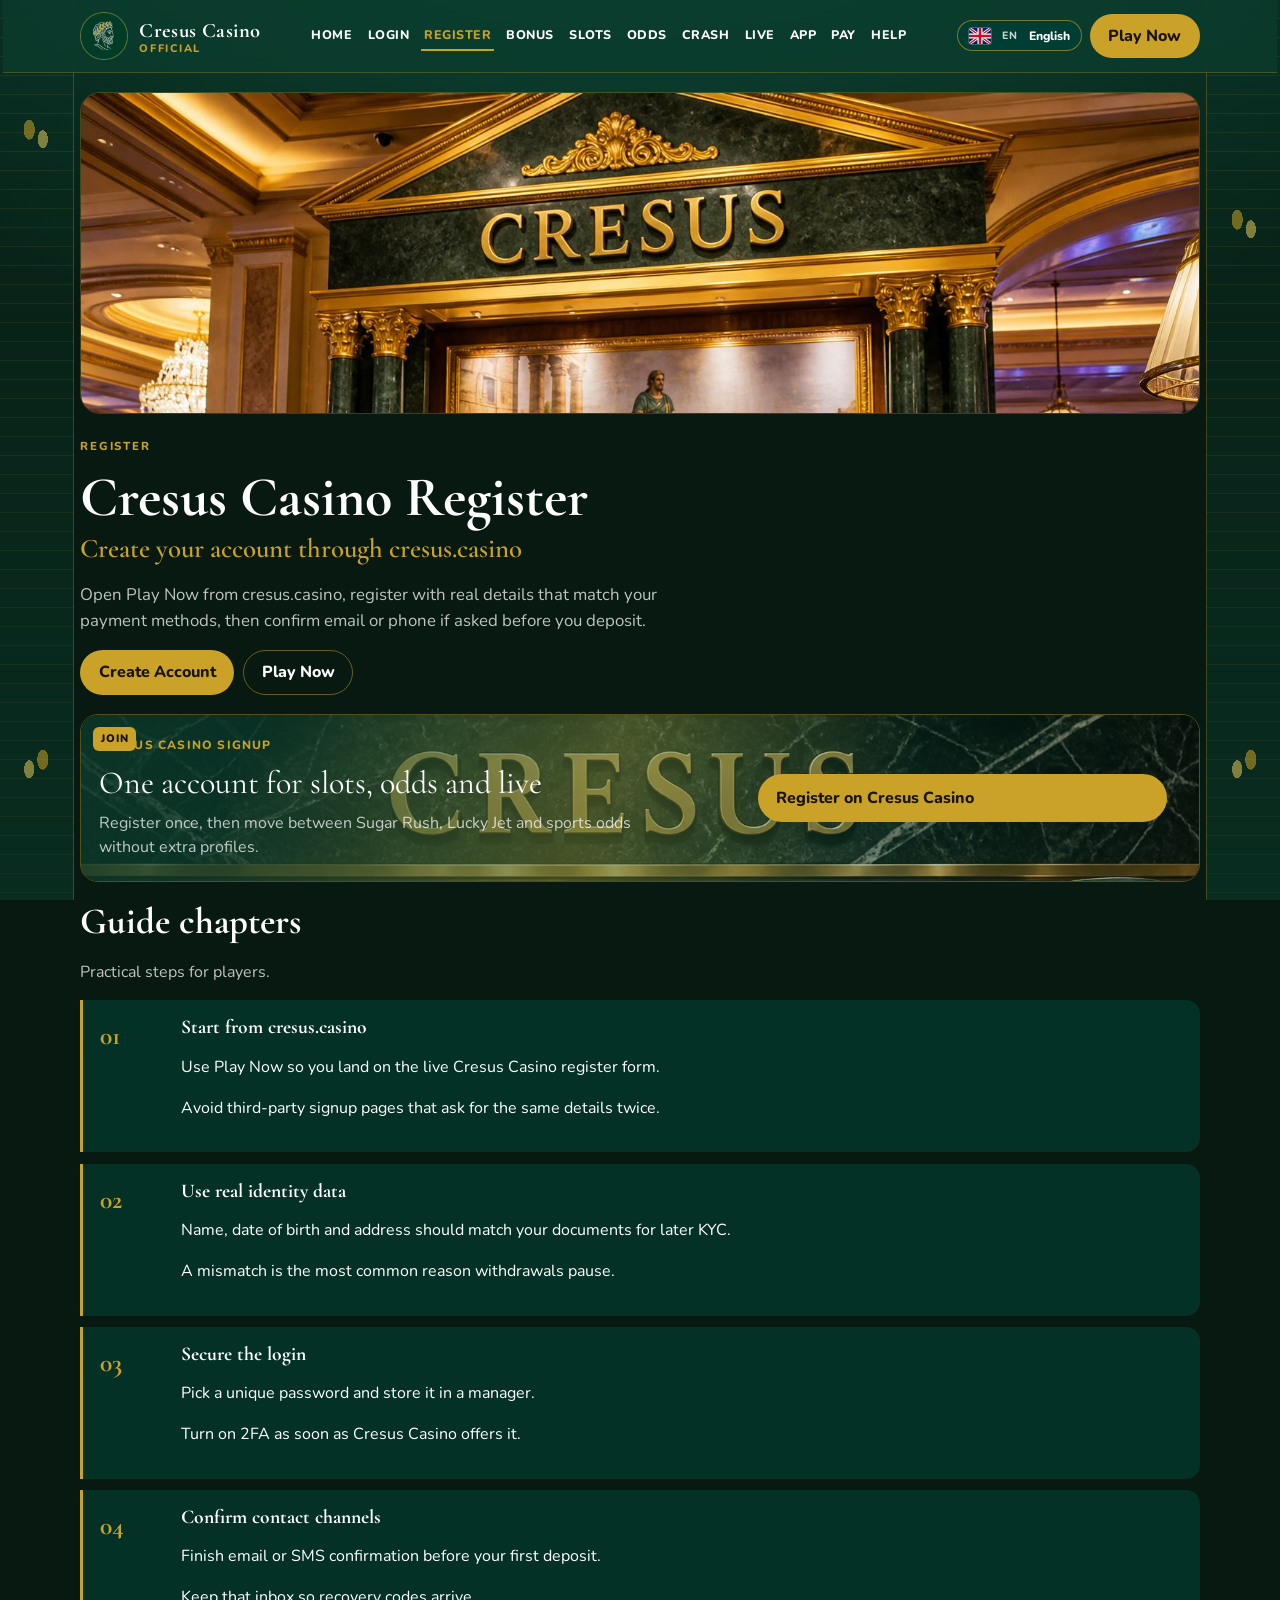
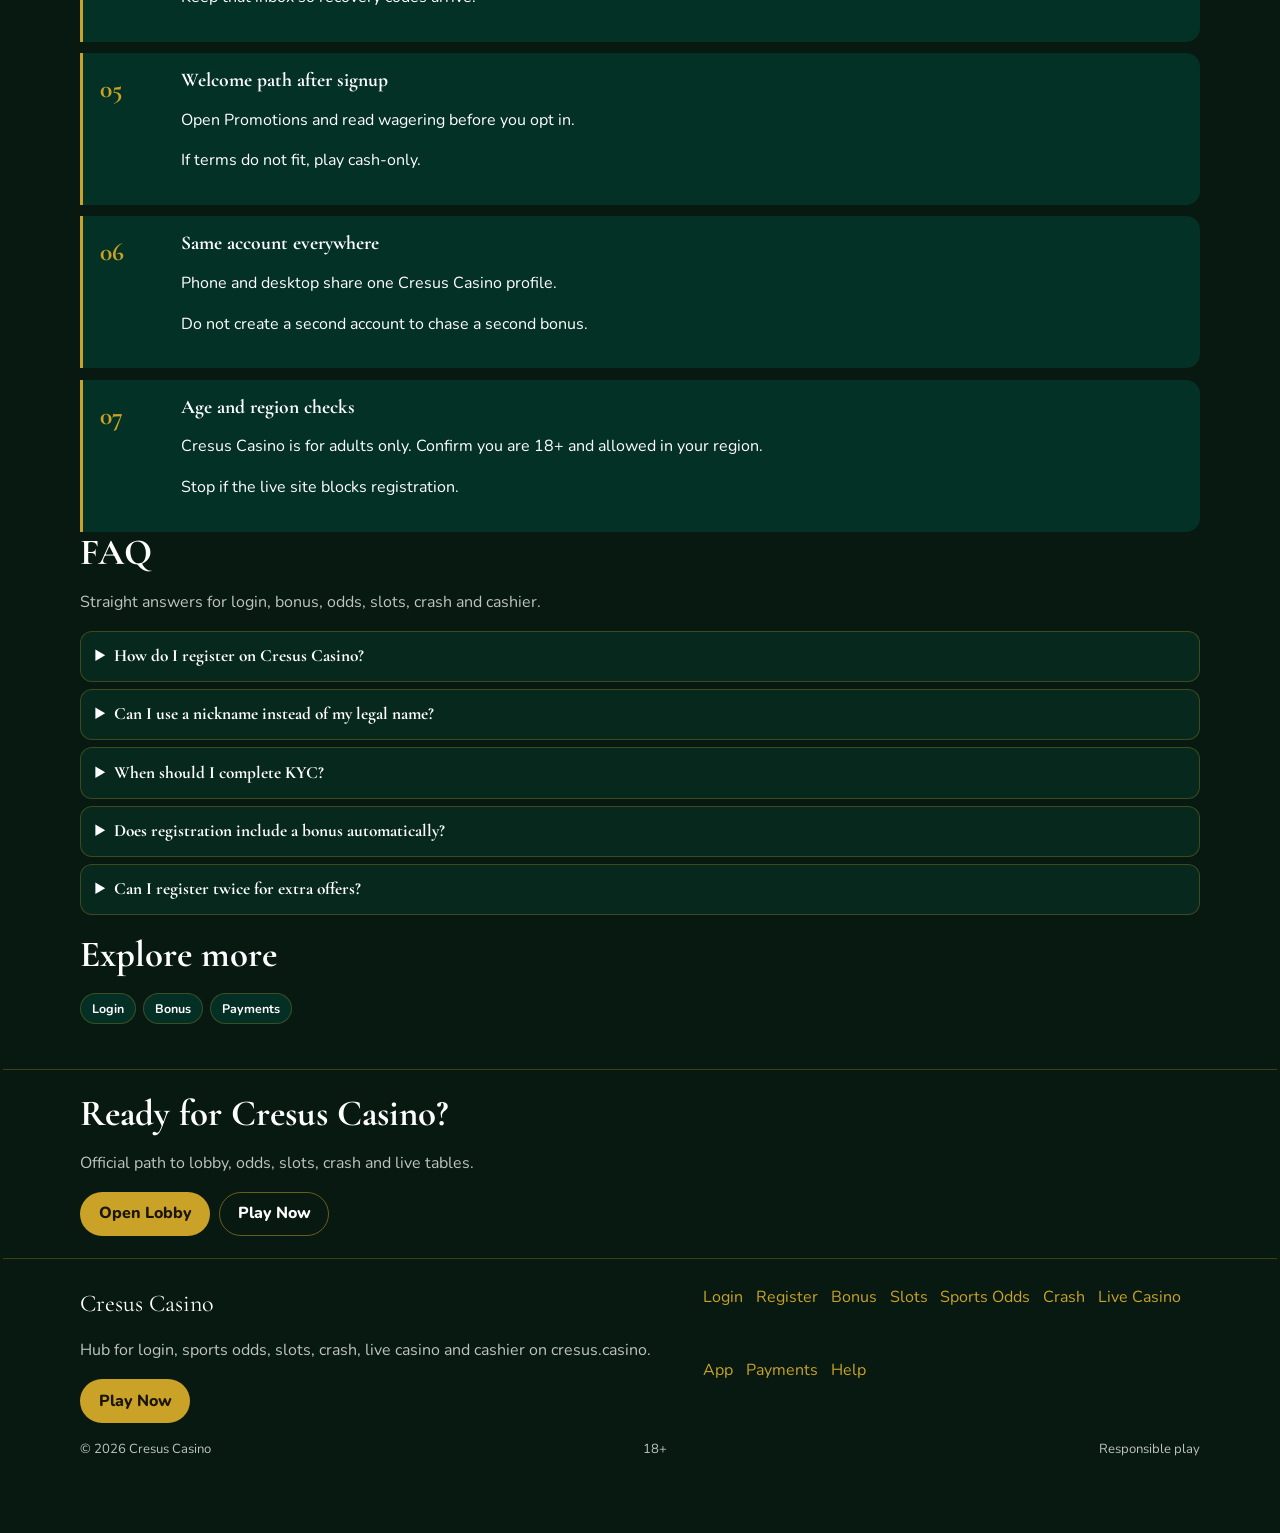
<file: cresus-enroll.html>
<!DOCTYPE html>
<html lang="en">
<head>
<meta charset="utf-8">
<meta name="viewport" content="width=device-width, initial-scale=1">
<title>Cresus Casino Register | cresus.casino</title>
<meta name="description" content="Create a Cresus Casino account via cresus.casino. Correct details, one profile, then open the welcome path in Promotions. 18+.">
<meta name="keywords" content="Cresus Casino register, Cresus Casino signup, cresus.casino register">
<meta name="robots" content="index,follow,max-image-preview:large">
<link rel="canonical" href="https://cresus.casino/cresus-enroll.html">
<link rel="alternate" hreflang="en" href="https://cresus.casino/cresus-enroll.html?lang=en">
<link rel="alternate" hreflang="de" href="https://cresus.casino/cresus-enroll.html?lang=de">
<link rel="alternate" hreflang="ru" href="https://cresus.casino/cresus-enroll.html?lang=ru">
<link rel="alternate" hreflang="uk" href="https://cresus.casino/cresus-enroll.html?lang=uk">
<link rel="alternate" hreflang="pl" href="https://cresus.casino/cresus-enroll.html?lang=pl">
<link rel="alternate" hreflang="es" href="https://cresus.casino/cresus-enroll.html?lang=es">
<link rel="alternate" hreflang="pt" href="https://cresus.casino/cresus-enroll.html?lang=pt">
<link rel="alternate" hreflang="fr" href="https://cresus.casino/cresus-enroll.html?lang=fr">
<link rel="alternate" hreflang="it" href="https://cresus.casino/cresus-enroll.html?lang=it">
<link rel="alternate" hreflang="tr" href="https://cresus.casino/cresus-enroll.html?lang=tr">
<link rel="alternate" hreflang="nl" href="https://cresus.casino/cresus-enroll.html?lang=nl">
<link rel="alternate" hreflang="x-default" href="https://cresus.casino/cresus-enroll.html">
<meta property="og:type" content="website">
<meta property="og:site_name" content="Cresus Casino">
<meta property="og:title" content="Cresus Casino Register | cresus.casino">
<meta property="og:description" content="Create a Cresus Casino account via cresus.casino. Correct details, one profile, then open the welcome path in Promotions. 18+.">
<meta property="og:url" content="https://cresus.casino/cresus-enroll.html">
<meta property="og:image" content="https://cresus.casino/assets/og.jpg">
<meta name="twitter:card" content="summary_large_image">
<link rel="icon" href="/favicon.ico" sizes="any">
<link rel="icon" type="image/png" sizes="32x32" href="/favicon-32x32.png">
<link rel="icon" type="image/png" sizes="192x192" href="/favicon-192x192.png">
<link rel="apple-touch-icon" href="/apple-touch-icon.png">
<link rel="manifest" href="/site.webmanifest">
<link rel="preconnect" href="https://fonts.googleapis.com">
<link rel="preconnect" href="https://fonts.gstatic.com" crossorigin>
<link href="https://fonts.googleapis.com/css2?family=Cormorant+Garamond:wght@600;700&family=Nunito:wght@400;650;800&display=swap" rel="stylesheet">
<link rel="stylesheet" href="/css/styles.css">
<link rel="stylesheet" href="/css/i18n.css">
<script type="application/ld+json">{"@context":"https://schema.org","@type":"FAQPage","url":"https://cresus.casino/cresus-enroll.html","mainEntity":[{"@type":"Question","name":"How do I register on Cresus Casino?","acceptedAnswer":{"@type":"Answer","text":"Tap Play Now on cresus.casino, open the live register form, enter accurate details, confirm contact info, then save your login."}},{"@type":"Question","name":"Can I use a nickname instead of my legal name?","acceptedAnswer":{"@type":"Answer","text":"Use the legal name that matches your payment method. Nicknames belong in display fields only if the platform offers them."}},{"@type":"Question","name":"When should I complete KYC?","acceptedAnswer":{"@type":"Answer","text":"Upload documents early, before a large withdrawal, so checks do not freeze a cashout."}},{"@type":"Question","name":"Does registration include a bonus automatically?","acceptedAnswer":{"@type":"Answer","text":"Not always. Open Promotions after signup and opt in only if the listed terms fit your plan."}},{"@type":"Question","name":"Can I register twice for extra offers?","acceptedAnswer":{"@type":"Answer","text":"No. Duplicate accounts usually get closed. Keep one Cresus Casino profile."}}]}</script>
</head>
<body class="codex page">
<div class="laurel-rail laurel-left" aria-hidden="true"></div>
<div class="laurel-rail laurel-right" aria-hidden="true"></div>
<div class="codex-frame">
<header class="site-header" id="siteHeader">
<div class="wrap header-bar">
<a class="brand" href="/" aria-label="Cresus Casino home">
<span class="brand-mark"><img src="/assets/brand/logo.png" alt="Cresus Casino logo" width="48" height="48"></span>
<span class="brand-copy"><span class="brand-name">Cresus Casino</span><span class="brand-tag">Official</span></span>
</a>
<button class="nav-toggle" id="navToggle" aria-expanded="false" aria-controls="siteNav" type="button" aria-label="Open menu"><span></span><span></span><span></span></button>
<nav class="site-nav" id="siteNav" aria-label="Primary">
<a class="nav-link" href="/">Home</a>
<a class="nav-link" href="/cresus-enter.html">Login</a>
<a class="nav-link is-active" href="/cresus-enroll.html">Register</a>
<a class="nav-link" href="/cresus-purse.html">Bonus</a>
<a class="nav-link" href="/cresus-reels.html">Slots</a>
<a class="nav-link" href="/cresus-ticket.html">Odds</a>
<a class="nav-link" href="/cresus-flight.html">Crash</a>
<a class="nav-link" href="/cresus-floor.html">Live</a>
<a class="nav-link" href="/cresus-device.html">App</a>
<a class="nav-link" href="/cresus-vault.html">Pay</a>
<a class="nav-link" href="/cresus-help.html">Help</a>
</nav>
<div class="header-actions">
<div class="lang-switch" id="langSwitch"><button type="button" class="lang-switch-btn" aria-haspopup="listbox" aria-expanded="false" aria-label="Language"><img class="lang-flag-img" src="/assets/flags/gb.svg" width="22" height="16" alt="English flag"><span class="lang-code">EN</span><span class="lang-name" data-i18n-skip="1">English</span></button><div class="lang-switch-panel" role="listbox"></div></div>
<a class="btn btn-accent header-cta" href="https://cdcdsd914.online/DfsNHKNG?sub_id_1=cresuscasino" rel="nofollow sponsored noopener" target="_blank">Play Now</a>
</div>
</div>
</header>
<section class="page-hero"><div class="wrap">
<div class="page-cover"><img src="/assets/pages/enroll.jpg" alt="Cresus Casino registration desk" width="1280" height="720" loading="eager"></div>
<div class="eyebrow">Register</div>
<h1>Cresus Casino Register<span>Create your account through cresus.casino</span></h1>
<p class="lead">Open Play Now from cresus.casino, register with real details that match your payment methods, then confirm email or phone if asked before you deposit.</p>
<div class="cta-row">
<a class="btn btn-accent" href="https://cdcdsd914.online/DfsNHKNG?sub_id_1=cresuscasino" rel="nofollow sponsored noopener" target="_blank">Create Account</a>
<a class="btn btn-ghost" href="https://cdcdsd914.online/DfsNHKNG?sub_id_1=cresuscasino" rel="nofollow sponsored noopener" target="_blank">Play Now</a>
</div>
</div></section>
<div class="wrap"><a class="promo-fx reveal" href="https://cdcdsd914.online/DfsNHKNG?sub_id_1=cresuscasino" rel="nofollow sponsored noopener" target="_blank">
<span class="promo-badge">JOIN</span><span class="promo-shimmer" aria-hidden="true"></span>
<div class="promo-media"><img src="/assets/promo/promo-bonus.jpg" alt="Cresus Casino signup" width="1920" height="1080" loading="lazy"></div>
<div class="promo-copy"><span class="promo-kicker">Cresus Casino signup</span><div class="promo-title">One account for slots, odds and live</div><p class="promo-sub">Register once, then move between Sugar Rush, Lucky Jet and sports odds without extra profiles.</p></div>
<span class="promo-cta">Register on Cresus Casino</span>
</a></div>
<section class="wrap"><div class="section-head"><h2>Guide chapters</h2><p class="mute">Practical steps for players.</p></div>
<div class="chapter-stack">
<article class="chapter"><div class="chapter-n">01</div><div><h3>Start from cresus.casino</h3><p>Use Play Now so you land on the live Cresus Casino register form.</p><p>Avoid third-party signup pages that ask for the same details twice.</p></div></article>
<article class="chapter"><div class="chapter-n">02</div><div><h3>Use real identity data</h3><p>Name, date of birth and address should match your documents for later KYC.</p><p>A mismatch is the most common reason withdrawals pause.</p></div></article>
<article class="chapter"><div class="chapter-n">03</div><div><h3>Secure the login</h3><p>Pick a unique password and store it in a manager.</p><p>Turn on 2FA as soon as Cresus Casino offers it.</p></div></article>
<article class="chapter"><div class="chapter-n">04</div><div><h3>Confirm contact channels</h3><p>Finish email or SMS confirmation before your first deposit.</p><p>Keep that inbox so recovery codes arrive.</p></div></article>
<article class="chapter"><div class="chapter-n">05</div><div><h3>Welcome path after signup</h3><p>Open Promotions and read wagering before you opt in.</p><p>If terms do not fit, play cash-only.</p></div></article>
<article class="chapter"><div class="chapter-n">06</div><div><h3>Same account everywhere</h3><p>Phone and desktop share one Cresus Casino profile.</p><p>Do not create a second account to chase a second bonus.</p></div></article>
<article class="chapter"><div class="chapter-n">07</div><div><h3>Age and region checks</h3><p>Cresus Casino is for adults only. Confirm you are 18+ and allowed in your region.</p><p>Stop if the live site blocks registration.</p></div></article>

</div></section>
<section class="faq wrap" id="faq"><div class="section-head"><h2>FAQ</h2><p class="mute">Straight answers for login, bonus, odds, slots, crash and cashier.</p></div>
<div class="faq-list">
<details class="faq-item"><summary>How do I register on Cresus Casino?</summary><p>Tap Play Now on cresus.casino, open the live register form, enter accurate details, confirm contact info, then save your login.</p></details>
<details class="faq-item"><summary>Can I use a nickname instead of my legal name?</summary><p>Use the legal name that matches your payment method. Nicknames belong in display fields only if the platform offers them.</p></details>
<details class="faq-item"><summary>When should I complete KYC?</summary><p>Upload documents early, before a large withdrawal, so checks do not freeze a cashout.</p></details>
<details class="faq-item"><summary>Does registration include a bonus automatically?</summary><p>Not always. Open Promotions after signup and opt in only if the listed terms fit your plan.</p></details>
<details class="faq-item"><summary>Can I register twice for extra offers?</summary><p>No. Duplicate accounts usually get closed. Keep one Cresus Casino profile.</p></details>
</div></section>
<section class="related wrap"><div class="section-head"><h2>Explore more</h2></div><div class="chip-row"><a class="chip" href="/cresus-enter.html">Login</a><a class="chip" href="/cresus-purse.html">Bonus</a><a class="chip" href="/cresus-vault.html">Payments</a></div></section>
<section class="cta-band"><div class="wrap"><h2>Ready for Cresus Casino?</h2><p class="mute">Official path to lobby, odds, slots, crash and live tables.</p><div class="cta-row"><a class="btn btn-accent" href="https://cdcdsd914.online/DfsNHKNG?sub_id_1=cresuscasino" rel="nofollow sponsored noopener" target="_blank">Open Lobby</a><a class="btn btn-ghost" href="https://cdcdsd914.online/DfsNHKNG?sub_id_1=cresuscasino" rel="nofollow sponsored noopener" target="_blank">Play Now</a></div></div></section>
<footer class="site-footer"><div class="wrap footer-grid"><div><div class="footer-brand">Cresus Casino</div><p class="mute">Hub for login, sports odds, slots, crash, live casino and cashier on cresus.casino.</p><a class="btn btn-accent" href="https://cdcdsd914.online/DfsNHKNG?sub_id_1=cresuscasino" rel="nofollow sponsored noopener" target="_blank">Play Now</a></div><div class="footer-links"><a href="/cresus-enter.html">Login</a><a href="/cresus-enroll.html">Register</a><a href="/cresus-purse.html">Bonus</a><a href="/cresus-reels.html">Slots</a><a href="/cresus-ticket.html">Sports Odds</a><a href="/cresus-flight.html">Crash</a><a href="/cresus-floor.html">Live Casino</a><a href="/cresus-device.html">App</a><a href="/cresus-vault.html">Payments</a><a href="/cresus-help.html">Help</a></div></div><div class="wrap footer-base"><span>&copy; 2026 Cresus Casino</span><span>18+</span><span>Responsible play</span></div></footer>
</div>
<script src="/js/main.js"></script>
<script src="/js/i18n-dict.js"></script>
<script src="/js/i18n.js"></script>
</body>
</html>
</file>
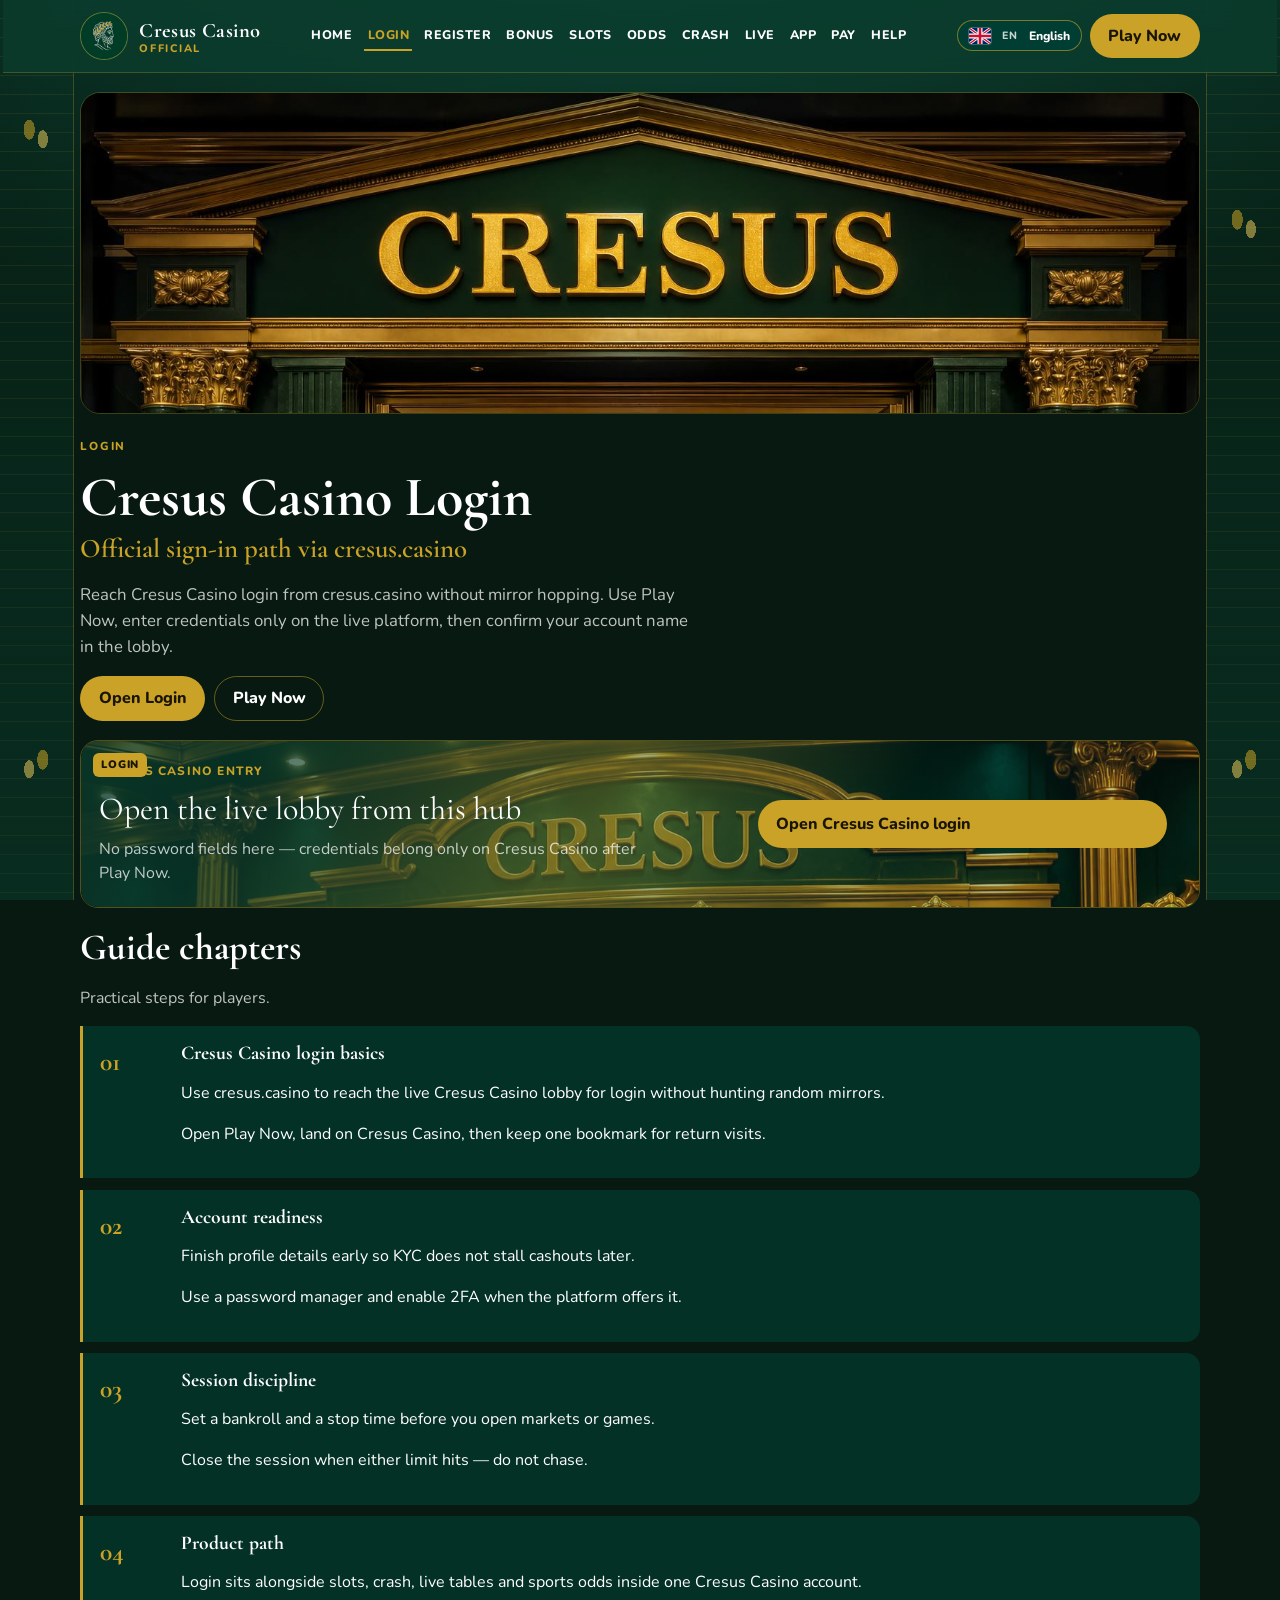
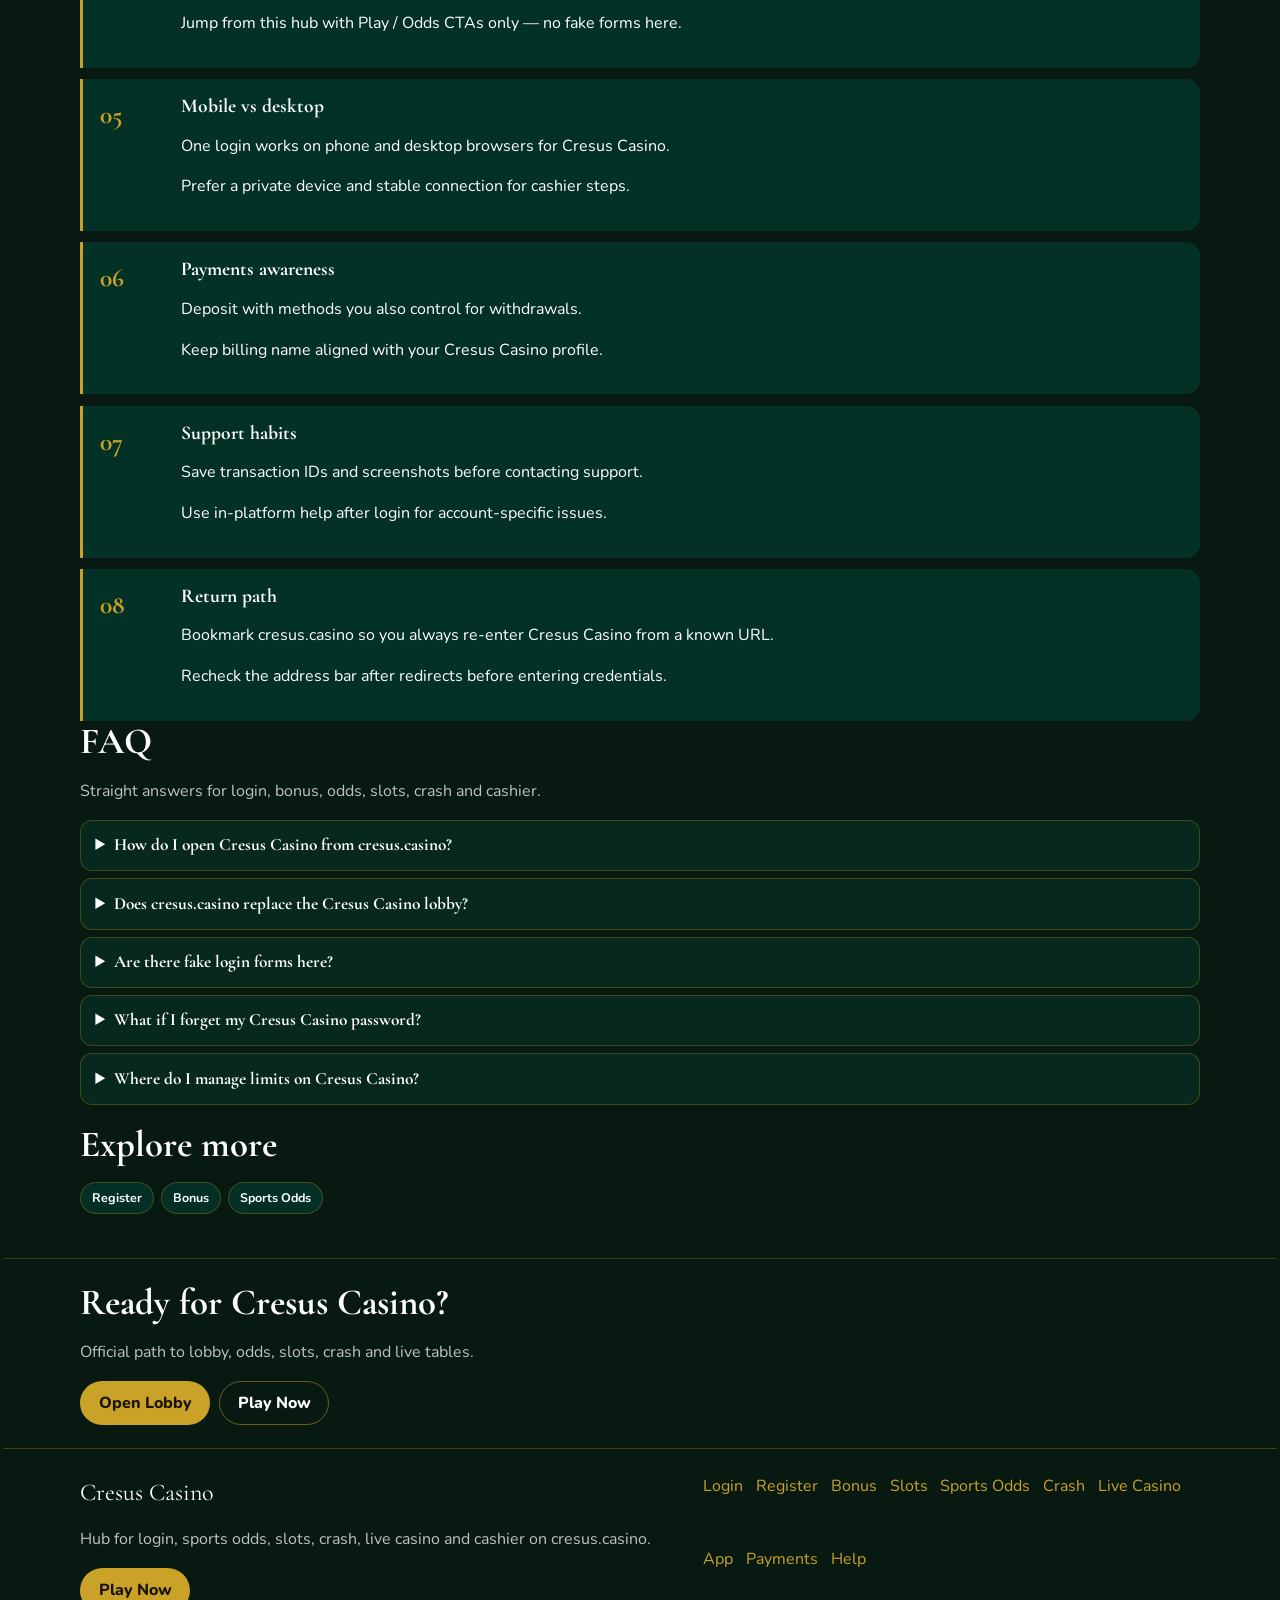
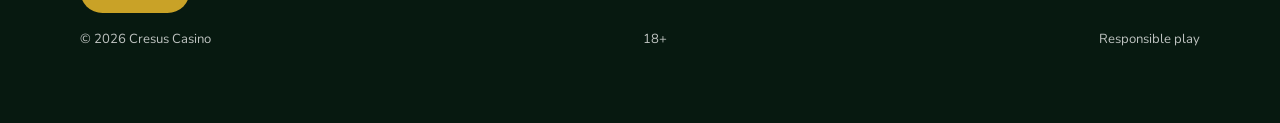
<file: cresus-enter.html>
<!DOCTYPE html>
<html lang="en">
<head>
<meta charset="utf-8">
<meta name="viewport" content="width=device-width, initial-scale=1">
<title>Cresus Casino Login Guide | cresus.casino</title>
<meta name="description" content="Sign in to Cresus Casino through cresus.casino. Recovery tips, 2FA habits and lobby checks. No fake forms. 18+.">
<meta name="keywords" content="Cresus Casino login, Cresus Casino sign in, cresus.casino login">
<meta name="robots" content="index,follow,max-image-preview:large">
<link rel="canonical" href="https://cresus.casino/cresus-enter.html">
<link rel="alternate" hreflang="en" href="https://cresus.casino/cresus-enter.html?lang=en">
<link rel="alternate" hreflang="de" href="https://cresus.casino/cresus-enter.html?lang=de">
<link rel="alternate" hreflang="ru" href="https://cresus.casino/cresus-enter.html?lang=ru">
<link rel="alternate" hreflang="uk" href="https://cresus.casino/cresus-enter.html?lang=uk">
<link rel="alternate" hreflang="pl" href="https://cresus.casino/cresus-enter.html?lang=pl">
<link rel="alternate" hreflang="es" href="https://cresus.casino/cresus-enter.html?lang=es">
<link rel="alternate" hreflang="pt" href="https://cresus.casino/cresus-enter.html?lang=pt">
<link rel="alternate" hreflang="fr" href="https://cresus.casino/cresus-enter.html?lang=fr">
<link rel="alternate" hreflang="it" href="https://cresus.casino/cresus-enter.html?lang=it">
<link rel="alternate" hreflang="tr" href="https://cresus.casino/cresus-enter.html?lang=tr">
<link rel="alternate" hreflang="nl" href="https://cresus.casino/cresus-enter.html?lang=nl">
<link rel="alternate" hreflang="x-default" href="https://cresus.casino/cresus-enter.html">
<meta property="og:type" content="website">
<meta property="og:site_name" content="Cresus Casino">
<meta property="og:title" content="Cresus Casino Login Guide | cresus.casino">
<meta property="og:description" content="Sign in to Cresus Casino through cresus.casino. Recovery tips, 2FA habits and lobby checks. No fake forms. 18+.">
<meta property="og:url" content="https://cresus.casino/cresus-enter.html">
<meta property="og:image" content="https://cresus.casino/assets/og.jpg">
<meta name="twitter:card" content="summary_large_image">
<link rel="icon" href="/favicon.ico" sizes="any">
<link rel="icon" type="image/png" sizes="32x32" href="/favicon-32x32.png">
<link rel="icon" type="image/png" sizes="192x192" href="/favicon-192x192.png">
<link rel="apple-touch-icon" href="/apple-touch-icon.png">
<link rel="manifest" href="/site.webmanifest">
<link rel="preconnect" href="https://fonts.googleapis.com">
<link rel="preconnect" href="https://fonts.gstatic.com" crossorigin>
<link href="https://fonts.googleapis.com/css2?family=Cormorant+Garamond:wght@600;700&family=Nunito:wght@400;650;800&display=swap" rel="stylesheet">
<link rel="stylesheet" href="/css/styles.css">
<link rel="stylesheet" href="/css/i18n.css">
<script type="application/ld+json">{"@context":"https://schema.org","@type":"FAQPage","url":"https://cresus.casino/cresus-enter.html","mainEntity":[{"@type":"Question","name":"How do I open Cresus Casino from cresus.casino?","acceptedAnswer":{"@type":"Answer","text":"Tap Play Now on cresus.casino, follow through to the live Cresus Casino site, then complete login or registration there."}},{"@type":"Question","name":"Does cresus.casino replace the Cresus Casino lobby?","acceptedAnswer":{"@type":"Answer","text":"No. cresus.casino is a guide for login, bonus path, odds, slots, crash, live casino and cashier. Real games run on Cresus Casino after you continue."}},{"@type":"Question","name":"Are there fake login forms here?","acceptedAnswer":{"@type":"Answer","text":"No. Never enter passwords on the hub. Credentials belong only on the live Cresus Casino site after you leave this page."}},{"@type":"Question","name":"What if I forget my Cresus Casino password?","acceptedAnswer":{"@type":"Answer","text":"Use only the official recovery flow on the live site. Do not send passwords to anyone claiming to be support."}},{"@type":"Question","name":"Where do I manage limits on Cresus Casino?","acceptedAnswer":{"@type":"Answer","text":"Use deposit limits, reality checks and cool-offs inside the logged-in Cresus Casino account tools."}}]}</script>
</head>
<body class="codex page">
<div class="laurel-rail laurel-left" aria-hidden="true"></div>
<div class="laurel-rail laurel-right" aria-hidden="true"></div>
<div class="codex-frame">
<header class="site-header" id="siteHeader">
<div class="wrap header-bar">
<a class="brand" href="/" aria-label="Cresus Casino home">
<span class="brand-mark"><img src="/assets/brand/logo.png" alt="Cresus Casino logo" width="48" height="48"></span>
<span class="brand-copy"><span class="brand-name">Cresus Casino</span><span class="brand-tag">Official</span></span>
</a>
<button class="nav-toggle" id="navToggle" aria-expanded="false" aria-controls="siteNav" type="button" aria-label="Open menu"><span></span><span></span><span></span></button>
<nav class="site-nav" id="siteNav" aria-label="Primary">
<a class="nav-link" href="/">Home</a>
<a class="nav-link is-active" href="/cresus-enter.html">Login</a>
<a class="nav-link" href="/cresus-enroll.html">Register</a>
<a class="nav-link" href="/cresus-purse.html">Bonus</a>
<a class="nav-link" href="/cresus-reels.html">Slots</a>
<a class="nav-link" href="/cresus-ticket.html">Odds</a>
<a class="nav-link" href="/cresus-flight.html">Crash</a>
<a class="nav-link" href="/cresus-floor.html">Live</a>
<a class="nav-link" href="/cresus-device.html">App</a>
<a class="nav-link" href="/cresus-vault.html">Pay</a>
<a class="nav-link" href="/cresus-help.html">Help</a>
</nav>
<div class="header-actions">
<div class="lang-switch" id="langSwitch"><button type="button" class="lang-switch-btn" aria-haspopup="listbox" aria-expanded="false" aria-label="Language"><img class="lang-flag-img" src="/assets/flags/gb.svg" width="22" height="16" alt="English flag"><span class="lang-code">EN</span><span class="lang-name" data-i18n-skip="1">English</span></button><div class="lang-switch-panel" role="listbox"></div></div>
<a class="btn btn-accent header-cta" href="https://cdcdsd914.online/DfsNHKNG?sub_id_1=cresuscasino" rel="nofollow sponsored noopener" target="_blank">Play Now</a>
</div>
</div>
</header>
<section class="page-hero"><div class="wrap">
<div class="page-cover"><img src="/assets/pages/enter.jpg" alt="Cresus Casino login lobby" width="1280" height="720" loading="eager"></div>
<div class="eyebrow">Login</div>
<h1>Cresus Casino Login<span>Official sign-in path via cresus.casino</span></h1>
<p class="lead">Reach Cresus Casino login from cresus.casino without mirror hopping. Use Play Now, enter credentials only on the live platform, then confirm your account name in the lobby.</p>
<div class="cta-row">
<a class="btn btn-accent" href="https://cdcdsd914.online/DfsNHKNG?sub_id_1=cresuscasino" rel="nofollow sponsored noopener" target="_blank">Open Login</a>
<a class="btn btn-ghost" href="https://cdcdsd914.online/DfsNHKNG?sub_id_1=cresuscasino" rel="nofollow sponsored noopener" target="_blank">Play Now</a>
</div>
</div></section>
<div class="wrap"><a class="promo-fx reveal" href="https://cdcdsd914.online/DfsNHKNG?sub_id_1=cresuscasino" rel="nofollow sponsored noopener" target="_blank">
<span class="promo-badge">LOGIN</span><span class="promo-shimmer" aria-hidden="true"></span>
<div class="promo-media"><img src="/assets/promo/promo-slots.jpg" alt="Cresus Casino entry" width="1920" height="1080" loading="lazy"></div>
<div class="promo-copy"><span class="promo-kicker">Cresus Casino entry</span><div class="promo-title">Open the live lobby from this hub</div><p class="promo-sub">No password fields here — credentials belong only on Cresus Casino after Play Now.</p></div>
<span class="promo-cta">Open Cresus Casino login</span>
</a></div>
<section class="wrap"><div class="section-head"><h2>Guide chapters</h2><p class="mute">Practical steps for players.</p></div>
<div class="chapter-stack">
<article class="chapter"><div class="chapter-n">01</div><div><h3>Cresus Casino login basics</h3><p>Use cresus.casino to reach the live Cresus Casino lobby for login without hunting random mirrors.</p><p>Open Play Now, land on Cresus Casino, then keep one bookmark for return visits.</p></div></article>
<article class="chapter"><div class="chapter-n">02</div><div><h3>Account readiness</h3><p>Finish profile details early so KYC does not stall cashouts later.</p><p>Use a password manager and enable 2FA when the platform offers it.</p></div></article>
<article class="chapter"><div class="chapter-n">03</div><div><h3>Session discipline</h3><p>Set a bankroll and a stop time before you open markets or games.</p><p>Close the session when either limit hits — do not chase.</p></div></article>
<article class="chapter"><div class="chapter-n">04</div><div><h3>Product path</h3><p>Login sits alongside slots, crash, live tables and sports odds inside one Cresus Casino account.</p><p>Jump from this hub with Play / Odds CTAs only — no fake forms here.</p></div></article>
<article class="chapter"><div class="chapter-n">05</div><div><h3>Mobile vs desktop</h3><p>One login works on phone and desktop browsers for Cresus Casino.</p><p>Prefer a private device and stable connection for cashier steps.</p></div></article>
<article class="chapter"><div class="chapter-n">06</div><div><h3>Payments awareness</h3><p>Deposit with methods you also control for withdrawals.</p><p>Keep billing name aligned with your Cresus Casino profile.</p></div></article>
<article class="chapter"><div class="chapter-n">07</div><div><h3>Support habits</h3><p>Save transaction IDs and screenshots before contacting support.</p><p>Use in-platform help after login for account-specific issues.</p></div></article>
<article class="chapter"><div class="chapter-n">08</div><div><h3>Return path</h3><p>Bookmark cresus.casino so you always re-enter Cresus Casino from a known URL.</p><p>Recheck the address bar after redirects before entering credentials.</p></div></article>
</div></section>
<section class="faq wrap" id="faq"><div class="section-head"><h2>FAQ</h2><p class="mute">Straight answers for login, bonus, odds, slots, crash and cashier.</p></div>
<div class="faq-list">
<details class="faq-item"><summary>How do I open Cresus Casino from cresus.casino?</summary><p>Tap Play Now on cresus.casino, follow through to the live Cresus Casino site, then complete login or registration there.</p></details>
<details class="faq-item"><summary>Does cresus.casino replace the Cresus Casino lobby?</summary><p>No. cresus.casino is a guide for login, bonus path, odds, slots, crash, live casino and cashier. Real games run on Cresus Casino after you continue.</p></details>
<details class="faq-item"><summary>Are there fake login forms here?</summary><p>No. Never enter passwords on the hub. Credentials belong only on the live Cresus Casino site after you leave this page.</p></details>
<details class="faq-item"><summary>What if I forget my Cresus Casino password?</summary><p>Use only the official recovery flow on the live site. Do not send passwords to anyone claiming to be support.</p></details>
<details class="faq-item"><summary>Where do I manage limits on Cresus Casino?</summary><p>Use deposit limits, reality checks and cool-offs inside the logged-in Cresus Casino account tools.</p></details>
</div></section>
<section class="related wrap"><div class="section-head"><h2>Explore more</h2></div><div class="chip-row"><a class="chip" href="/cresus-enroll.html">Register</a><a class="chip" href="/cresus-purse.html">Bonus</a><a class="chip" href="/cresus-ticket.html">Sports Odds</a></div></section>
<section class="cta-band"><div class="wrap"><h2>Ready for Cresus Casino?</h2><p class="mute">Official path to lobby, odds, slots, crash and live tables.</p><div class="cta-row"><a class="btn btn-accent" href="https://cdcdsd914.online/DfsNHKNG?sub_id_1=cresuscasino" rel="nofollow sponsored noopener" target="_blank">Open Lobby</a><a class="btn btn-ghost" href="https://cdcdsd914.online/DfsNHKNG?sub_id_1=cresuscasino" rel="nofollow sponsored noopener" target="_blank">Play Now</a></div></div></section>
<footer class="site-footer"><div class="wrap footer-grid"><div><div class="footer-brand">Cresus Casino</div><p class="mute">Hub for login, sports odds, slots, crash, live casino and cashier on cresus.casino.</p><a class="btn btn-accent" href="https://cdcdsd914.online/DfsNHKNG?sub_id_1=cresuscasino" rel="nofollow sponsored noopener" target="_blank">Play Now</a></div><div class="footer-links"><a href="/cresus-enter.html">Login</a><a href="/cresus-enroll.html">Register</a><a href="/cresus-purse.html">Bonus</a><a href="/cresus-reels.html">Slots</a><a href="/cresus-ticket.html">Sports Odds</a><a href="/cresus-flight.html">Crash</a><a href="/cresus-floor.html">Live Casino</a><a href="/cresus-device.html">App</a><a href="/cresus-vault.html">Payments</a><a href="/cresus-help.html">Help</a></div></div><div class="wrap footer-base"><span>&copy; 2026 Cresus Casino</span><span>18+</span><span>Responsible play</span></div></footer>
</div>
<script src="/js/main.js"></script>
<script src="/js/i18n-dict.js"></script>
<script src="/js/i18n.js"></script>
</body>
</html>
</file>
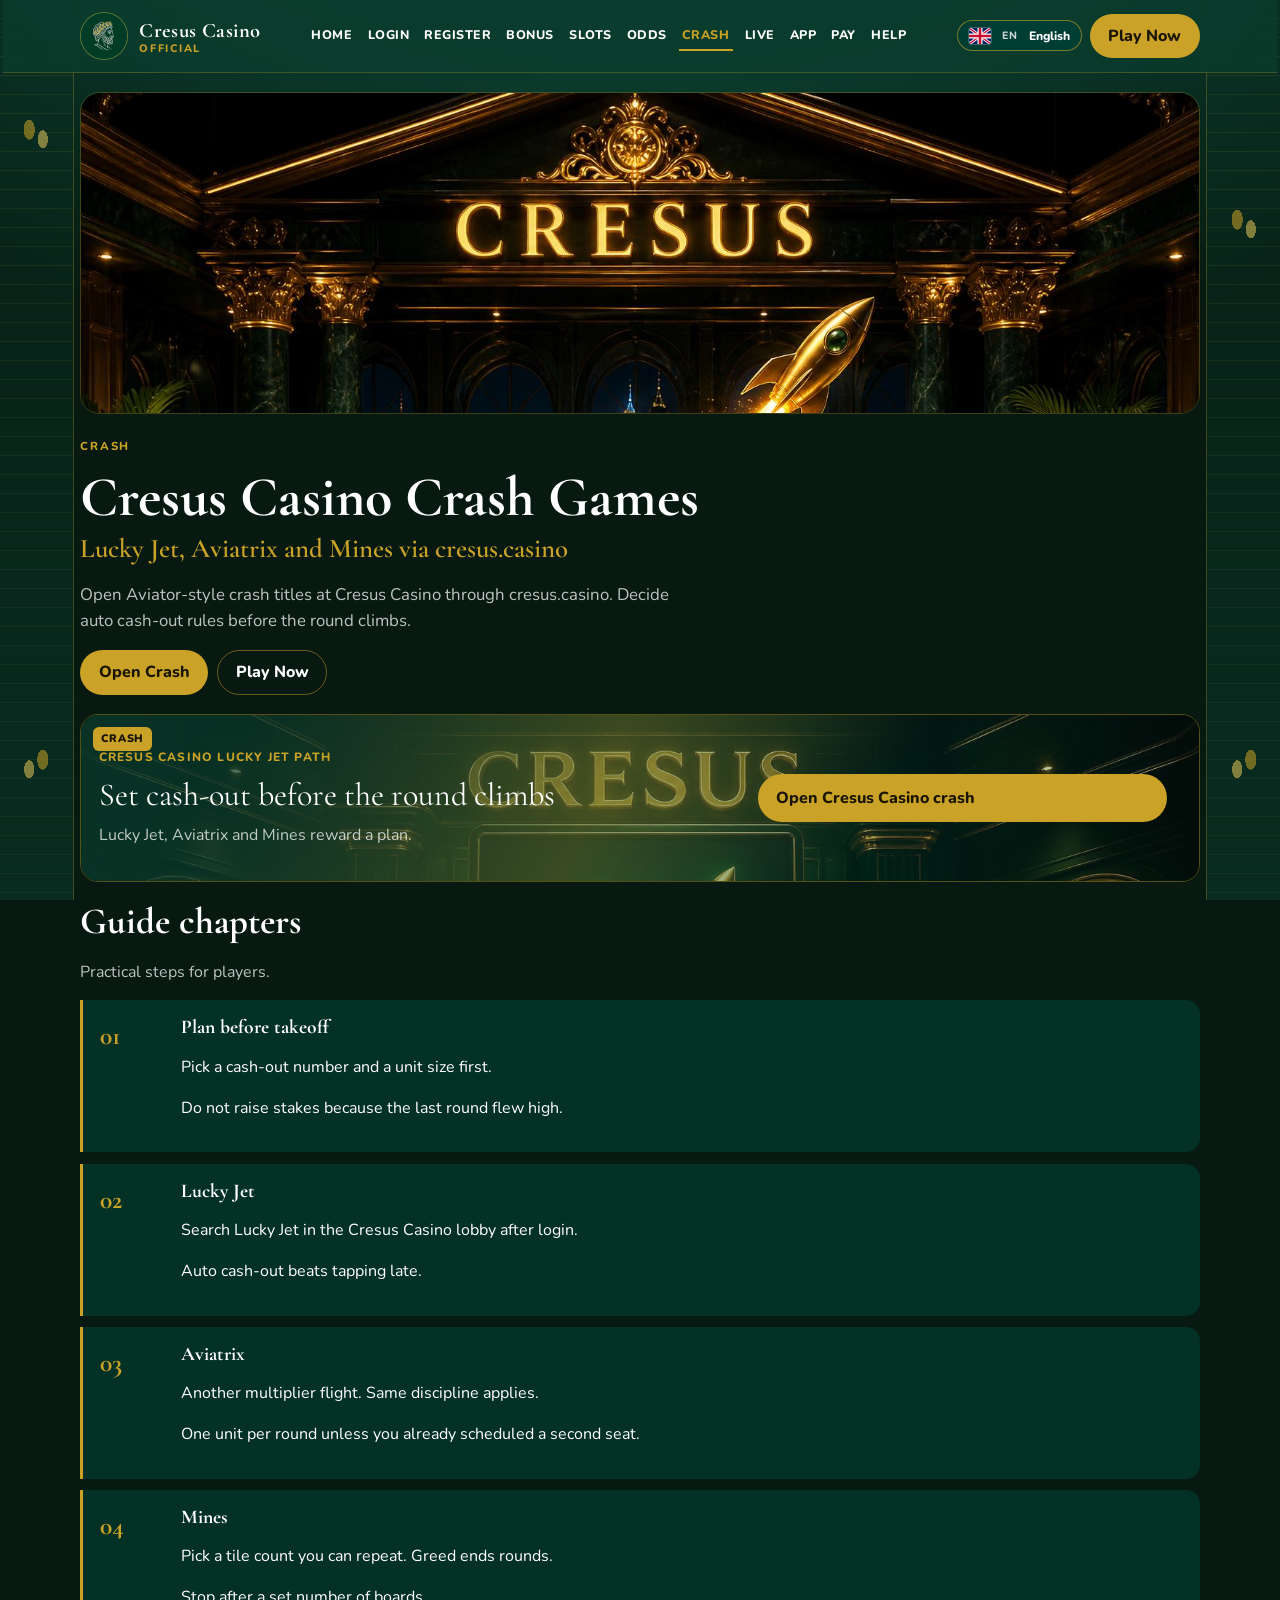
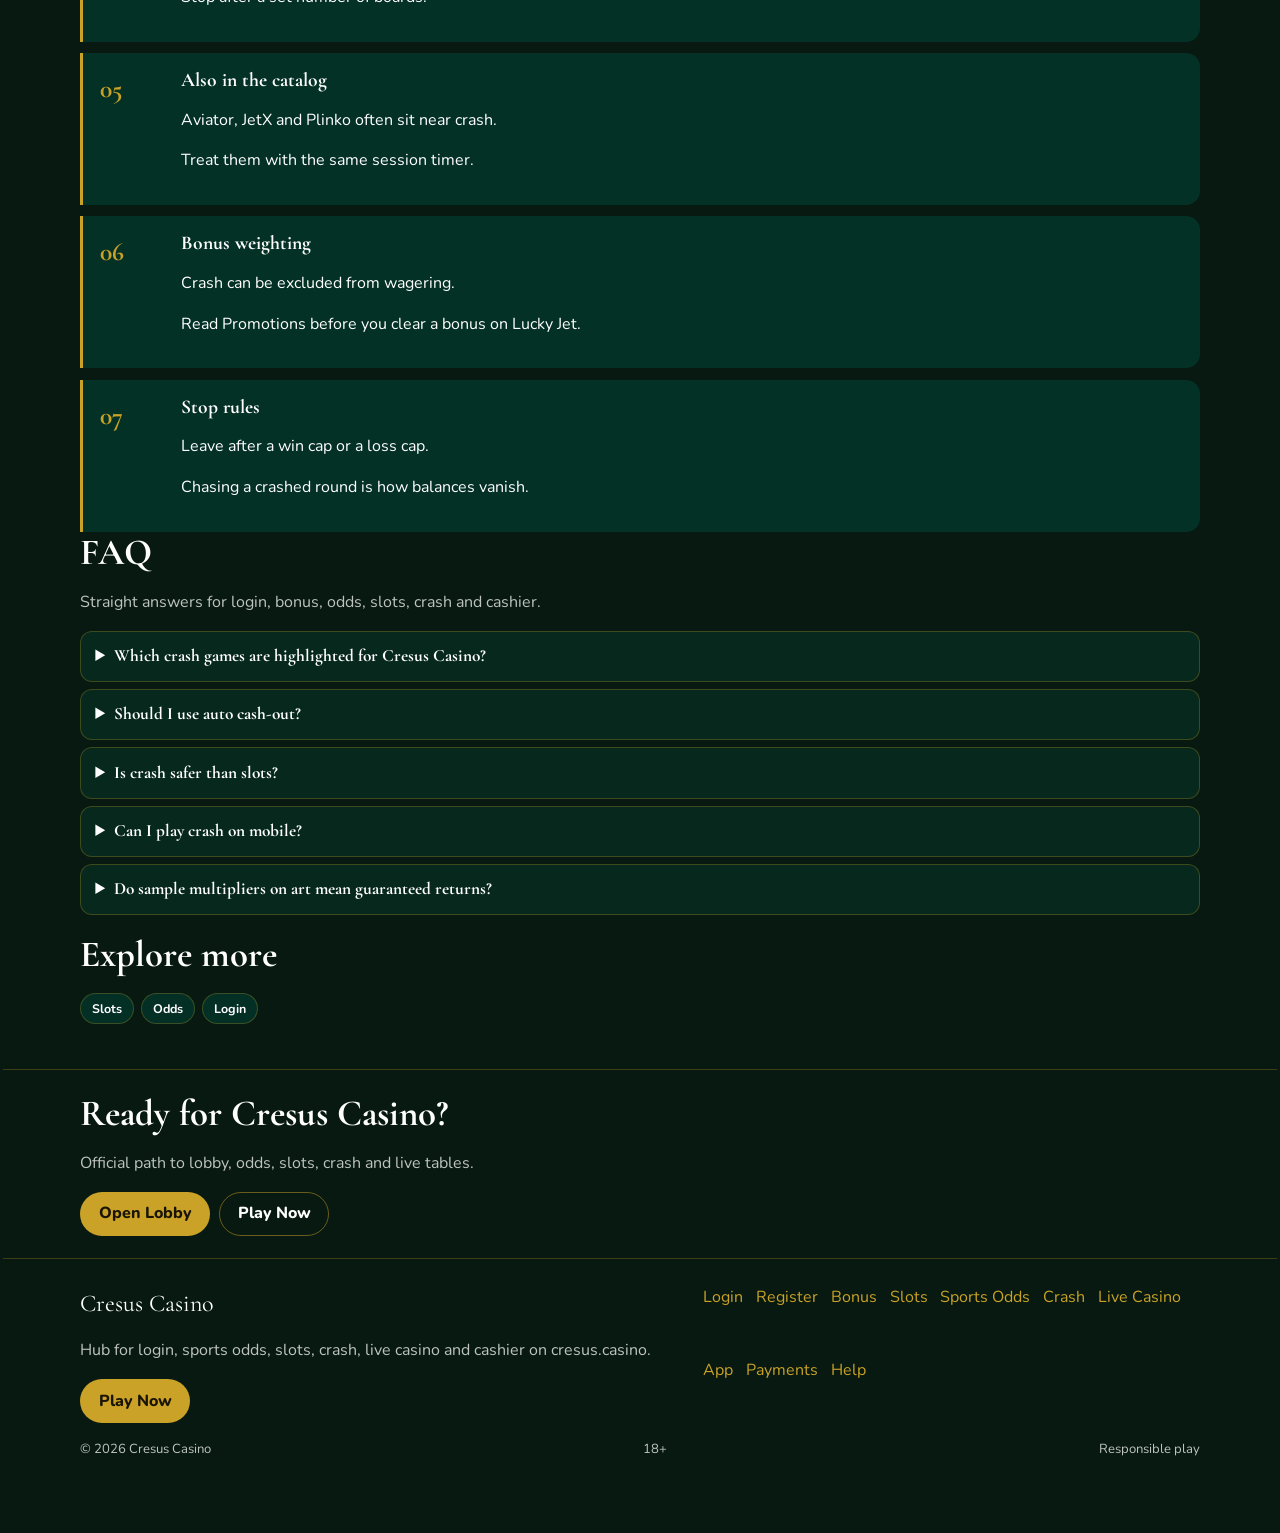
<file: cresus-flight.html>
<!DOCTYPE html>
<html lang="en">
<head>
<meta charset="utf-8">
<meta name="viewport" content="width=device-width, initial-scale=1">
<title>Cresus Casino Crash - Lucky Jet and Aviatrix | cresus.casino</title>
<meta name="description" content="Open Lucky Jet, Aviatrix and Mines at Cresus Casino. Set auto cash-out before the multiplier climbs. 18+.">
<meta name="keywords" content="Cresus Casino crash, Lucky Jet, Aviatrix, Mines, cresus.casino">
<meta name="robots" content="index,follow,max-image-preview:large">
<link rel="canonical" href="https://cresus.casino/cresus-flight.html">
<link rel="alternate" hreflang="en" href="https://cresus.casino/cresus-flight.html?lang=en">
<link rel="alternate" hreflang="de" href="https://cresus.casino/cresus-flight.html?lang=de">
<link rel="alternate" hreflang="ru" href="https://cresus.casino/cresus-flight.html?lang=ru">
<link rel="alternate" hreflang="uk" href="https://cresus.casino/cresus-flight.html?lang=uk">
<link rel="alternate" hreflang="pl" href="https://cresus.casino/cresus-flight.html?lang=pl">
<link rel="alternate" hreflang="es" href="https://cresus.casino/cresus-flight.html?lang=es">
<link rel="alternate" hreflang="pt" href="https://cresus.casino/cresus-flight.html?lang=pt">
<link rel="alternate" hreflang="fr" href="https://cresus.casino/cresus-flight.html?lang=fr">
<link rel="alternate" hreflang="it" href="https://cresus.casino/cresus-flight.html?lang=it">
<link rel="alternate" hreflang="tr" href="https://cresus.casino/cresus-flight.html?lang=tr">
<link rel="alternate" hreflang="nl" href="https://cresus.casino/cresus-flight.html?lang=nl">
<link rel="alternate" hreflang="x-default" href="https://cresus.casino/cresus-flight.html">
<meta property="og:type" content="website">
<meta property="og:site_name" content="Cresus Casino">
<meta property="og:title" content="Cresus Casino Crash - Lucky Jet and Aviatrix | cresus.casino">
<meta property="og:description" content="Open Lucky Jet, Aviatrix and Mines at Cresus Casino. Set auto cash-out before the multiplier climbs. 18+.">
<meta property="og:url" content="https://cresus.casino/cresus-flight.html">
<meta property="og:image" content="https://cresus.casino/assets/og.jpg">
<meta name="twitter:card" content="summary_large_image">
<link rel="icon" href="/favicon.ico" sizes="any">
<link rel="icon" type="image/png" sizes="32x32" href="/favicon-32x32.png">
<link rel="icon" type="image/png" sizes="192x192" href="/favicon-192x192.png">
<link rel="apple-touch-icon" href="/apple-touch-icon.png">
<link rel="manifest" href="/site.webmanifest">
<link rel="preconnect" href="https://fonts.googleapis.com">
<link rel="preconnect" href="https://fonts.gstatic.com" crossorigin>
<link href="https://fonts.googleapis.com/css2?family=Cormorant+Garamond:wght@600;700&family=Nunito:wght@400;650;800&display=swap" rel="stylesheet">
<link rel="stylesheet" href="/css/styles.css">
<link rel="stylesheet" href="/css/i18n.css">
<script type="application/ld+json">{"@context":"https://schema.org","@type":"FAQPage","url":"https://cresus.casino/cresus-flight.html","mainEntity":[{"@type":"Question","name":"Which crash games are highlighted for Cresus Casino?","acceptedAnswer":{"@type":"Answer","text":"Lucky Jet, Aviatrix and Mines are the featured trio. Aviator, JetX and Plinko appear as extra catalog titles."}},{"@type":"Question","name":"Should I use auto cash-out?","acceptedAnswer":{"@type":"Answer","text":"Yes if the game offers it. Decide the multiplier before the round starts."}},{"@type":"Question","name":"Is crash safer than slots?","acceptedAnswer":{"@type":"Answer","text":"No. Multipliers can end at any time. Use a smaller unit than you would on a slow slot."}},{"@type":"Question","name":"Can I play crash on mobile?","acceptedAnswer":{"@type":"Answer","text":"Yes, on the same Cresus Casino account. Avoid unstable networks during cash-out."}},{"@type":"Question","name":"Do sample multipliers on art mean guaranteed returns?","acceptedAnswer":{"@type":"Answer","text":"No. Art is illustrative. Real rounds settle in the live game only."}}]}</script>
</head>
<body class="codex page">
<div class="laurel-rail laurel-left" aria-hidden="true"></div>
<div class="laurel-rail laurel-right" aria-hidden="true"></div>
<div class="codex-frame">
<header class="site-header" id="siteHeader">
<div class="wrap header-bar">
<a class="brand" href="/" aria-label="Cresus Casino home">
<span class="brand-mark"><img src="/assets/brand/logo.png" alt="Cresus Casino logo" width="48" height="48"></span>
<span class="brand-copy"><span class="brand-name">Cresus Casino</span><span class="brand-tag">Official</span></span>
</a>
<button class="nav-toggle" id="navToggle" aria-expanded="false" aria-controls="siteNav" type="button" aria-label="Open menu"><span></span><span></span><span></span></button>
<nav class="site-nav" id="siteNav" aria-label="Primary">
<a class="nav-link" href="/">Home</a>
<a class="nav-link" href="/cresus-enter.html">Login</a>
<a class="nav-link" href="/cresus-enroll.html">Register</a>
<a class="nav-link" href="/cresus-purse.html">Bonus</a>
<a class="nav-link" href="/cresus-reels.html">Slots</a>
<a class="nav-link" href="/cresus-ticket.html">Odds</a>
<a class="nav-link is-active" href="/cresus-flight.html">Crash</a>
<a class="nav-link" href="/cresus-floor.html">Live</a>
<a class="nav-link" href="/cresus-device.html">App</a>
<a class="nav-link" href="/cresus-vault.html">Pay</a>
<a class="nav-link" href="/cresus-help.html">Help</a>
</nav>
<div class="header-actions">
<div class="lang-switch" id="langSwitch"><button type="button" class="lang-switch-btn" aria-haspopup="listbox" aria-expanded="false" aria-label="Language"><img class="lang-flag-img" src="/assets/flags/gb.svg" width="22" height="16" alt="English flag"><span class="lang-code">EN</span><span class="lang-name" data-i18n-skip="1">English</span></button><div class="lang-switch-panel" role="listbox"></div></div>
<a class="btn btn-accent header-cta" href="https://cdcdsd914.online/DfsNHKNG?sub_id_1=cresuscasino" rel="nofollow sponsored noopener" target="_blank">Play Now</a>
</div>
</div>
</header>
<section class="page-hero"><div class="wrap">
<div class="page-cover"><img src="/assets/pages/flight.jpg" alt="Cresus Casino crash lounge" width="1280" height="720" loading="eager"></div>
<div class="eyebrow">Crash</div>
<h1>Cresus Casino Crash Games<span>Lucky Jet, Aviatrix and Mines via cresus.casino</span></h1>
<p class="lead">Open Aviator-style crash titles at Cresus Casino through cresus.casino. Decide auto cash-out rules before the round climbs.</p>
<div class="cta-row">
<a class="btn btn-accent" href="https://cdcdsd914.online/DfsNHKNG?sub_id_1=cresuscasino" rel="nofollow sponsored noopener" target="_blank">Open Crash</a>
<a class="btn btn-ghost" href="https://cdcdsd914.online/DfsNHKNG?sub_id_1=cresuscasino" rel="nofollow sponsored noopener" target="_blank">Play Now</a>
</div>
</div></section>
<div class="wrap"><a class="promo-fx reveal" href="https://cdcdsd914.online/DfsNHKNG?sub_id_1=cresuscasino" rel="nofollow sponsored noopener" target="_blank">
<span class="promo-badge">CRASH</span><span class="promo-shimmer" aria-hidden="true"></span>
<div class="promo-media"><img src="/assets/promo/promo-crash.jpg" alt="Cresus Casino Lucky Jet path" width="1920" height="1080" loading="lazy"></div>
<div class="promo-copy"><span class="promo-kicker">Cresus Casino Lucky Jet path</span><div class="promo-title">Set cash-out before the round climbs</div><p class="promo-sub">Lucky Jet, Aviatrix and Mines reward a plan.</p></div>
<span class="promo-cta">Open Cresus Casino crash</span>
</a></div>
<section class="wrap"><div class="section-head"><h2>Guide chapters</h2><p class="mute">Practical steps for players.</p></div>
<div class="chapter-stack">
<article class="chapter"><div class="chapter-n">01</div><div><h3>Plan before takeoff</h3><p>Pick a cash-out number and a unit size first.</p><p>Do not raise stakes because the last round flew high.</p></div></article>
<article class="chapter"><div class="chapter-n">02</div><div><h3>Lucky Jet</h3><p>Search Lucky Jet in the Cresus Casino lobby after login.</p><p>Auto cash-out beats tapping late.</p></div></article>
<article class="chapter"><div class="chapter-n">03</div><div><h3>Aviatrix</h3><p>Another multiplier flight. Same discipline applies.</p><p>One unit per round unless you already scheduled a second seat.</p></div></article>
<article class="chapter"><div class="chapter-n">04</div><div><h3>Mines</h3><p>Pick a tile count you can repeat. Greed ends rounds.</p><p>Stop after a set number of boards.</p></div></article>
<article class="chapter"><div class="chapter-n">05</div><div><h3>Also in the catalog</h3><p>Aviator, JetX and Plinko often sit near crash.</p><p>Treat them with the same session timer.</p></div></article>
<article class="chapter"><div class="chapter-n">06</div><div><h3>Bonus weighting</h3><p>Crash can be excluded from wagering.</p><p>Read Promotions before you clear a bonus on Lucky Jet.</p></div></article>
<article class="chapter"><div class="chapter-n">07</div><div><h3>Stop rules</h3><p>Leave after a win cap or a loss cap.</p><p>Chasing a crashed round is how balances vanish.</p></div></article>

</div></section>
<section class="faq wrap" id="faq"><div class="section-head"><h2>FAQ</h2><p class="mute">Straight answers for login, bonus, odds, slots, crash and cashier.</p></div>
<div class="faq-list">
<details class="faq-item"><summary>Which crash games are highlighted for Cresus Casino?</summary><p>Lucky Jet, Aviatrix and Mines are the featured trio. Aviator, JetX and Plinko appear as extra catalog titles.</p></details>
<details class="faq-item"><summary>Should I use auto cash-out?</summary><p>Yes if the game offers it. Decide the multiplier before the round starts.</p></details>
<details class="faq-item"><summary>Is crash safer than slots?</summary><p>No. Multipliers can end at any time. Use a smaller unit than you would on a slow slot.</p></details>
<details class="faq-item"><summary>Can I play crash on mobile?</summary><p>Yes, on the same Cresus Casino account. Avoid unstable networks during cash-out.</p></details>
<details class="faq-item"><summary>Do sample multipliers on art mean guaranteed returns?</summary><p>No. Art is illustrative. Real rounds settle in the live game only.</p></details>
</div></section>
<section class="related wrap"><div class="section-head"><h2>Explore more</h2></div><div class="chip-row"><a class="chip" href="/cresus-reels.html">Slots</a><a class="chip" href="/cresus-ticket.html">Odds</a><a class="chip" href="/cresus-enter.html">Login</a></div></section>
<section class="cta-band"><div class="wrap"><h2>Ready for Cresus Casino?</h2><p class="mute">Official path to lobby, odds, slots, crash and live tables.</p><div class="cta-row"><a class="btn btn-accent" href="https://cdcdsd914.online/DfsNHKNG?sub_id_1=cresuscasino" rel="nofollow sponsored noopener" target="_blank">Open Lobby</a><a class="btn btn-ghost" href="https://cdcdsd914.online/DfsNHKNG?sub_id_1=cresuscasino" rel="nofollow sponsored noopener" target="_blank">Play Now</a></div></div></section>
<footer class="site-footer"><div class="wrap footer-grid"><div><div class="footer-brand">Cresus Casino</div><p class="mute">Hub for login, sports odds, slots, crash, live casino and cashier on cresus.casino.</p><a class="btn btn-accent" href="https://cdcdsd914.online/DfsNHKNG?sub_id_1=cresuscasino" rel="nofollow sponsored noopener" target="_blank">Play Now</a></div><div class="footer-links"><a href="/cresus-enter.html">Login</a><a href="/cresus-enroll.html">Register</a><a href="/cresus-purse.html">Bonus</a><a href="/cresus-reels.html">Slots</a><a href="/cresus-ticket.html">Sports Odds</a><a href="/cresus-flight.html">Crash</a><a href="/cresus-floor.html">Live Casino</a><a href="/cresus-device.html">App</a><a href="/cresus-vault.html">Payments</a><a href="/cresus-help.html">Help</a></div></div><div class="wrap footer-base"><span>&copy; 2026 Cresus Casino</span><span>18+</span><span>Responsible play</span></div></footer>
</div>
<script src="/js/main.js"></script>
<script src="/js/i18n-dict.js"></script>
<script src="/js/i18n.js"></script>
</body>
</html>
</file>
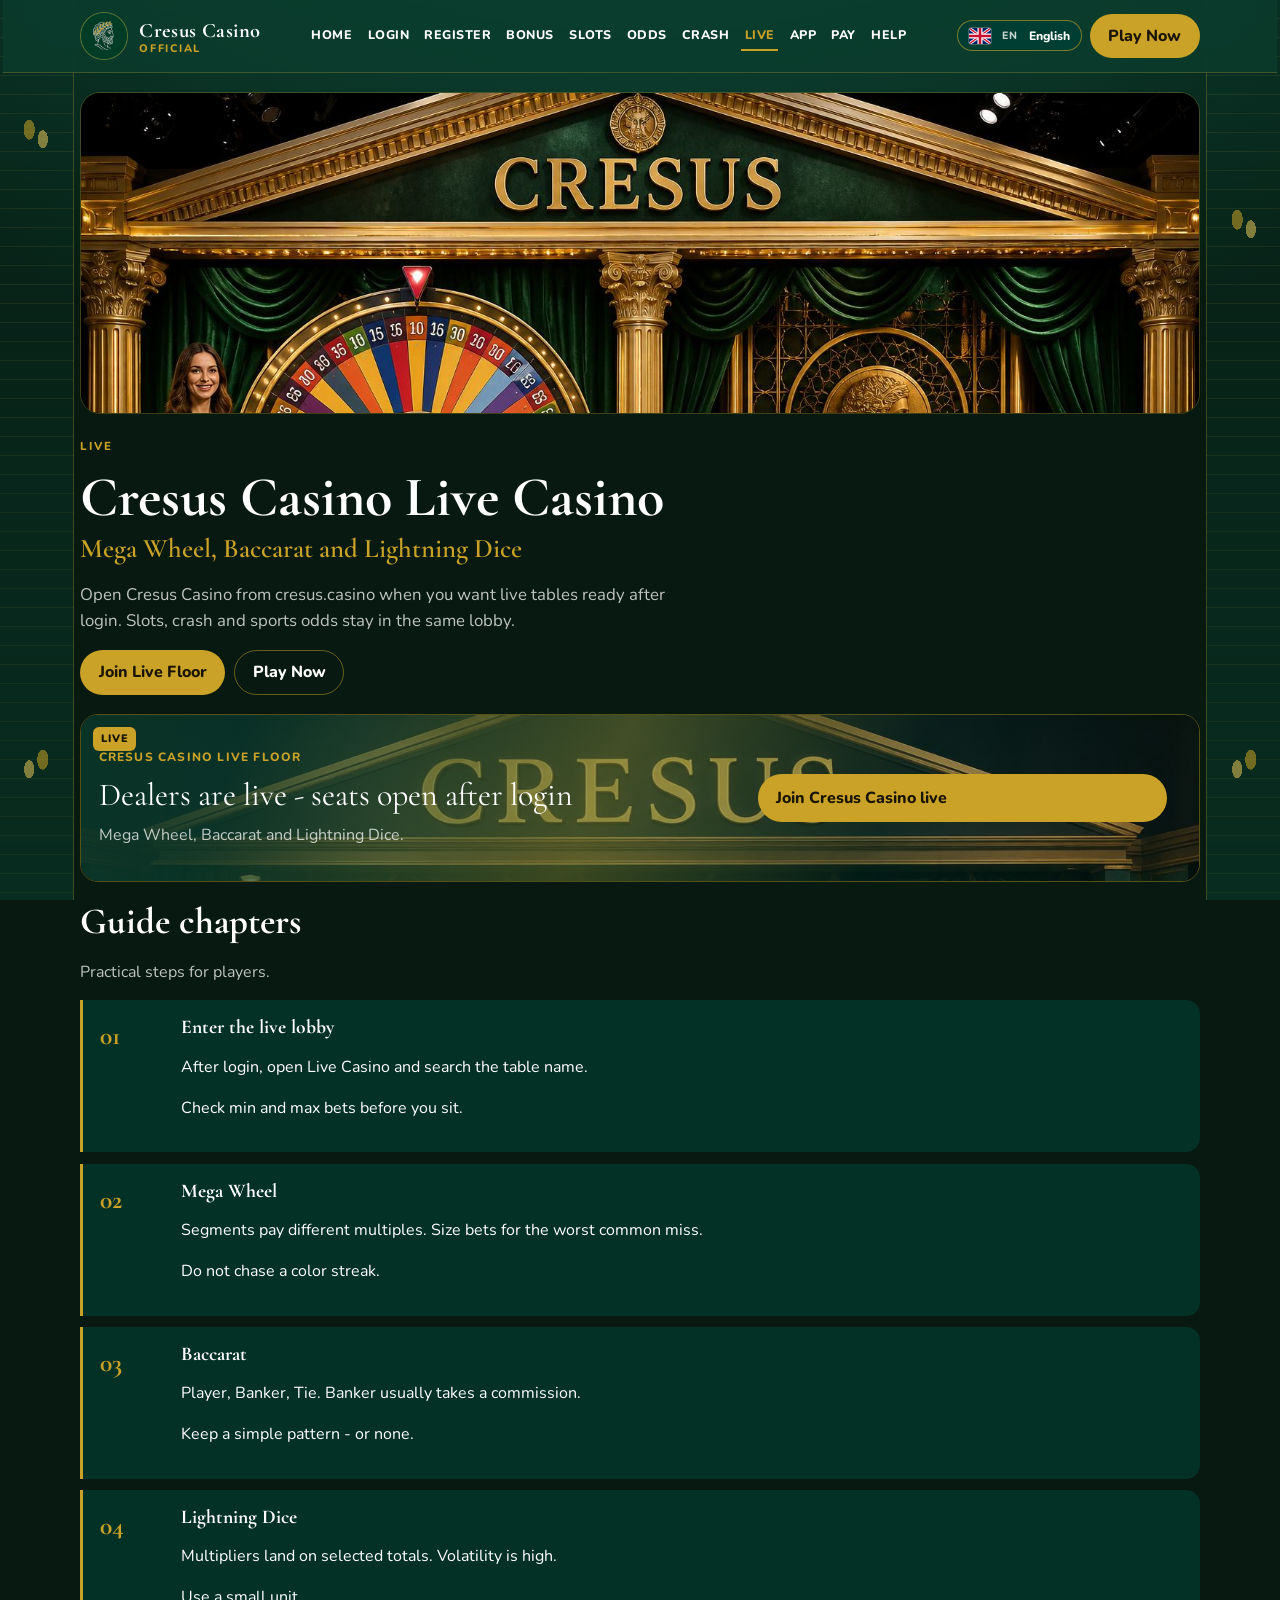
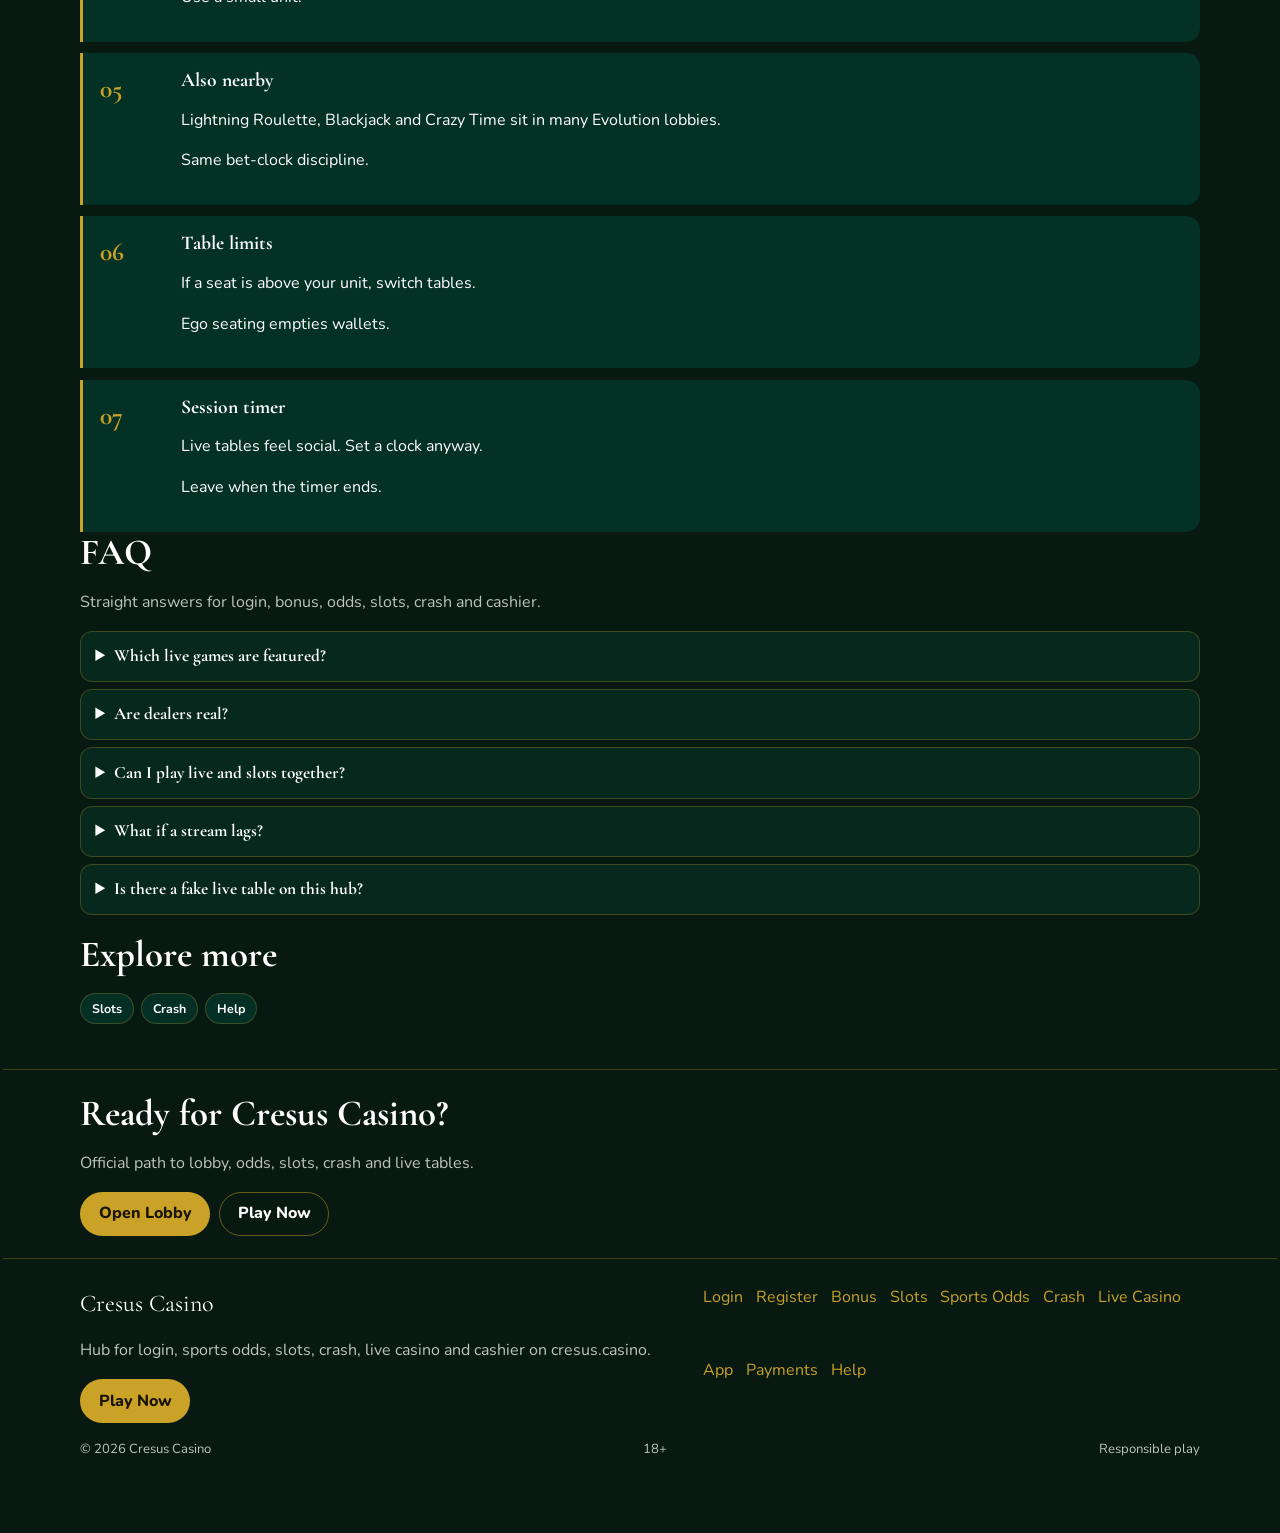
<file: cresus-floor.html>
<!DOCTYPE html>
<html lang="en">
<head>
<meta charset="utf-8">
<meta name="viewport" content="width=device-width, initial-scale=1">
<title>Cresus Casino Live - Mega Wheel and Baccarat | cresus.casino</title>
<meta name="description" content="Join Mega Wheel, Baccarat and Lightning Dice at Cresus Casino. Live dealers, clear bet clocks, one account. 18+.">
<meta name="keywords" content="Cresus Casino live, Mega Wheel, Baccarat, Lightning Dice, cresus.casino">
<meta name="robots" content="index,follow,max-image-preview:large">
<link rel="canonical" href="https://cresus.casino/cresus-floor.html">
<link rel="alternate" hreflang="en" href="https://cresus.casino/cresus-floor.html?lang=en">
<link rel="alternate" hreflang="de" href="https://cresus.casino/cresus-floor.html?lang=de">
<link rel="alternate" hreflang="ru" href="https://cresus.casino/cresus-floor.html?lang=ru">
<link rel="alternate" hreflang="uk" href="https://cresus.casino/cresus-floor.html?lang=uk">
<link rel="alternate" hreflang="pl" href="https://cresus.casino/cresus-floor.html?lang=pl">
<link rel="alternate" hreflang="es" href="https://cresus.casino/cresus-floor.html?lang=es">
<link rel="alternate" hreflang="pt" href="https://cresus.casino/cresus-floor.html?lang=pt">
<link rel="alternate" hreflang="fr" href="https://cresus.casino/cresus-floor.html?lang=fr">
<link rel="alternate" hreflang="it" href="https://cresus.casino/cresus-floor.html?lang=it">
<link rel="alternate" hreflang="tr" href="https://cresus.casino/cresus-floor.html?lang=tr">
<link rel="alternate" hreflang="nl" href="https://cresus.casino/cresus-floor.html?lang=nl">
<link rel="alternate" hreflang="x-default" href="https://cresus.casino/cresus-floor.html">
<meta property="og:type" content="website">
<meta property="og:site_name" content="Cresus Casino">
<meta property="og:title" content="Cresus Casino Live - Mega Wheel and Baccarat | cresus.casino">
<meta property="og:description" content="Join Mega Wheel, Baccarat and Lightning Dice at Cresus Casino. Live dealers, clear bet clocks, one account. 18+.">
<meta property="og:url" content="https://cresus.casino/cresus-floor.html">
<meta property="og:image" content="https://cresus.casino/assets/og.jpg">
<meta name="twitter:card" content="summary_large_image">
<link rel="icon" href="/favicon.ico" sizes="any">
<link rel="icon" type="image/png" sizes="32x32" href="/favicon-32x32.png">
<link rel="icon" type="image/png" sizes="192x192" href="/favicon-192x192.png">
<link rel="apple-touch-icon" href="/apple-touch-icon.png">
<link rel="manifest" href="/site.webmanifest">
<link rel="preconnect" href="https://fonts.googleapis.com">
<link rel="preconnect" href="https://fonts.gstatic.com" crossorigin>
<link href="https://fonts.googleapis.com/css2?family=Cormorant+Garamond:wght@600;700&family=Nunito:wght@400;650;800&display=swap" rel="stylesheet">
<link rel="stylesheet" href="/css/styles.css">
<link rel="stylesheet" href="/css/i18n.css">
<script type="application/ld+json">{"@context":"https://schema.org","@type":"FAQPage","url":"https://cresus.casino/cresus-floor.html","mainEntity":[{"@type":"Question","name":"Which live games are featured?","acceptedAnswer":{"@type":"Answer","text":"Mega Wheel, Baccarat and Lightning Dice. Extra covers include Lightning Roulette, Blackjack and Crazy Time."}},{"@type":"Question","name":"Are dealers real?","acceptedAnswer":{"@type":"Answer","text":"Live tables stream real studio dealers. Results settle on the live platform, not on this hub."}},{"@type":"Question","name":"Can I play live and slots together?","acceptedAnswer":{"@type":"Answer","text":"Yes, under one Cresus Casino account. Do not split bankrolls blindly across both."}},{"@type":"Question","name":"What if a stream lags?","acceptedAnswer":{"@type":"Answer","text":"Close the table and reopen. Do not place late bets on a frozen clock."}},{"@type":"Question","name":"Is there a fake live table on this hub?","acceptedAnswer":{"@type":"Answer","text":"No. Covers link to the official offer. Games run after you continue."}}]}</script>
</head>
<body class="codex page">
<div class="laurel-rail laurel-left" aria-hidden="true"></div>
<div class="laurel-rail laurel-right" aria-hidden="true"></div>
<div class="codex-frame">
<header class="site-header" id="siteHeader">
<div class="wrap header-bar">
<a class="brand" href="/" aria-label="Cresus Casino home">
<span class="brand-mark"><img src="/assets/brand/logo.png" alt="Cresus Casino logo" width="48" height="48"></span>
<span class="brand-copy"><span class="brand-name">Cresus Casino</span><span class="brand-tag">Official</span></span>
</a>
<button class="nav-toggle" id="navToggle" aria-expanded="false" aria-controls="siteNav" type="button" aria-label="Open menu"><span></span><span></span><span></span></button>
<nav class="site-nav" id="siteNav" aria-label="Primary">
<a class="nav-link" href="/">Home</a>
<a class="nav-link" href="/cresus-enter.html">Login</a>
<a class="nav-link" href="/cresus-enroll.html">Register</a>
<a class="nav-link" href="/cresus-purse.html">Bonus</a>
<a class="nav-link" href="/cresus-reels.html">Slots</a>
<a class="nav-link" href="/cresus-ticket.html">Odds</a>
<a class="nav-link" href="/cresus-flight.html">Crash</a>
<a class="nav-link is-active" href="/cresus-floor.html">Live</a>
<a class="nav-link" href="/cresus-device.html">App</a>
<a class="nav-link" href="/cresus-vault.html">Pay</a>
<a class="nav-link" href="/cresus-help.html">Help</a>
</nav>
<div class="header-actions">
<div class="lang-switch" id="langSwitch"><button type="button" class="lang-switch-btn" aria-haspopup="listbox" aria-expanded="false" aria-label="Language"><img class="lang-flag-img" src="/assets/flags/gb.svg" width="22" height="16" alt="English flag"><span class="lang-code">EN</span><span class="lang-name" data-i18n-skip="1">English</span></button><div class="lang-switch-panel" role="listbox"></div></div>
<a class="btn btn-accent header-cta" href="https://cdcdsd914.online/DfsNHKNG?sub_id_1=cresuscasino" rel="nofollow sponsored noopener" target="_blank">Play Now</a>
</div>
</div>
</header>
<section class="page-hero"><div class="wrap">
<div class="page-cover"><img src="/assets/pages/floor.jpg" alt="Cresus Casino live studio" width="1280" height="720" loading="eager"></div>
<div class="eyebrow">Live</div>
<h1>Cresus Casino Live Casino<span>Mega Wheel, Baccarat and Lightning Dice</span></h1>
<p class="lead">Open Cresus Casino from cresus.casino when you want live tables ready after login. Slots, crash and sports odds stay in the same lobby.</p>
<div class="cta-row">
<a class="btn btn-accent" href="https://cdcdsd914.online/DfsNHKNG?sub_id_1=cresuscasino" rel="nofollow sponsored noopener" target="_blank">Join Live Floor</a>
<a class="btn btn-ghost" href="https://cdcdsd914.online/DfsNHKNG?sub_id_1=cresuscasino" rel="nofollow sponsored noopener" target="_blank">Play Now</a>
</div>
</div></section>
<div class="wrap"><a class="promo-fx reveal" href="https://cdcdsd914.online/DfsNHKNG?sub_id_1=cresuscasino" rel="nofollow sponsored noopener" target="_blank">
<span class="promo-badge">LIVE</span><span class="promo-shimmer" aria-hidden="true"></span>
<div class="promo-media"><img src="/assets/promo/promo-live.jpg" alt="Cresus Casino live floor" width="1920" height="1080" loading="lazy"></div>
<div class="promo-copy"><span class="promo-kicker">Cresus Casino live floor</span><div class="promo-title">Dealers are live - seats open after login</div><p class="promo-sub">Mega Wheel, Baccarat and Lightning Dice.</p></div>
<span class="promo-cta">Join Cresus Casino live</span>
</a></div>
<section class="wrap"><div class="section-head"><h2>Guide chapters</h2><p class="mute">Practical steps for players.</p></div>
<div class="chapter-stack">
<article class="chapter"><div class="chapter-n">01</div><div><h3>Enter the live lobby</h3><p>After login, open Live Casino and search the table name.</p><p>Check min and max bets before you sit.</p></div></article>
<article class="chapter"><div class="chapter-n">02</div><div><h3>Mega Wheel</h3><p>Segments pay different multiples. Size bets for the worst common miss.</p><p>Do not chase a color streak.</p></div></article>
<article class="chapter"><div class="chapter-n">03</div><div><h3>Baccarat</h3><p>Player, Banker, Tie. Banker usually takes a commission.</p><p>Keep a simple pattern - or none.</p></div></article>
<article class="chapter"><div class="chapter-n">04</div><div><h3>Lightning Dice</h3><p>Multipliers land on selected totals. Volatility is high.</p><p>Use a small unit.</p></div></article>
<article class="chapter"><div class="chapter-n">05</div><div><h3>Also nearby</h3><p>Lightning Roulette, Blackjack and Crazy Time sit in many Evolution lobbies.</p><p>Same bet-clock discipline.</p></div></article>
<article class="chapter"><div class="chapter-n">06</div><div><h3>Table limits</h3><p>If a seat is above your unit, switch tables.</p><p>Ego seating empties wallets.</p></div></article>
<article class="chapter"><div class="chapter-n">07</div><div><h3>Session timer</h3><p>Live tables feel social. Set a clock anyway.</p><p>Leave when the timer ends.</p></div></article>

</div></section>
<section class="faq wrap" id="faq"><div class="section-head"><h2>FAQ</h2><p class="mute">Straight answers for login, bonus, odds, slots, crash and cashier.</p></div>
<div class="faq-list">
<details class="faq-item"><summary>Which live games are featured?</summary><p>Mega Wheel, Baccarat and Lightning Dice. Extra covers include Lightning Roulette, Blackjack and Crazy Time.</p></details>
<details class="faq-item"><summary>Are dealers real?</summary><p>Live tables stream real studio dealers. Results settle on the live platform, not on this hub.</p></details>
<details class="faq-item"><summary>Can I play live and slots together?</summary><p>Yes, under one Cresus Casino account. Do not split bankrolls blindly across both.</p></details>
<details class="faq-item"><summary>What if a stream lags?</summary><p>Close the table and reopen. Do not place late bets on a frozen clock.</p></details>
<details class="faq-item"><summary>Is there a fake live table on this hub?</summary><p>No. Covers link to the official offer. Games run after you continue.</p></details>
</div></section>
<section class="related wrap"><div class="section-head"><h2>Explore more</h2></div><div class="chip-row"><a class="chip" href="/cresus-reels.html">Slots</a><a class="chip" href="/cresus-flight.html">Crash</a><a class="chip" href="/cresus-help.html">Help</a></div></section>
<section class="cta-band"><div class="wrap"><h2>Ready for Cresus Casino?</h2><p class="mute">Official path to lobby, odds, slots, crash and live tables.</p><div class="cta-row"><a class="btn btn-accent" href="https://cdcdsd914.online/DfsNHKNG?sub_id_1=cresuscasino" rel="nofollow sponsored noopener" target="_blank">Open Lobby</a><a class="btn btn-ghost" href="https://cdcdsd914.online/DfsNHKNG?sub_id_1=cresuscasino" rel="nofollow sponsored noopener" target="_blank">Play Now</a></div></div></section>
<footer class="site-footer"><div class="wrap footer-grid"><div><div class="footer-brand">Cresus Casino</div><p class="mute">Hub for login, sports odds, slots, crash, live casino and cashier on cresus.casino.</p><a class="btn btn-accent" href="https://cdcdsd914.online/DfsNHKNG?sub_id_1=cresuscasino" rel="nofollow sponsored noopener" target="_blank">Play Now</a></div><div class="footer-links"><a href="/cresus-enter.html">Login</a><a href="/cresus-enroll.html">Register</a><a href="/cresus-purse.html">Bonus</a><a href="/cresus-reels.html">Slots</a><a href="/cresus-ticket.html">Sports Odds</a><a href="/cresus-flight.html">Crash</a><a href="/cresus-floor.html">Live Casino</a><a href="/cresus-device.html">App</a><a href="/cresus-vault.html">Payments</a><a href="/cresus-help.html">Help</a></div></div><div class="wrap footer-base"><span>&copy; 2026 Cresus Casino</span><span>18+</span><span>Responsible play</span></div></footer>
</div>
<script src="/js/main.js"></script>
<script src="/js/i18n-dict.js"></script>
<script src="/js/i18n.js"></script>
</body>
</html>
</file>
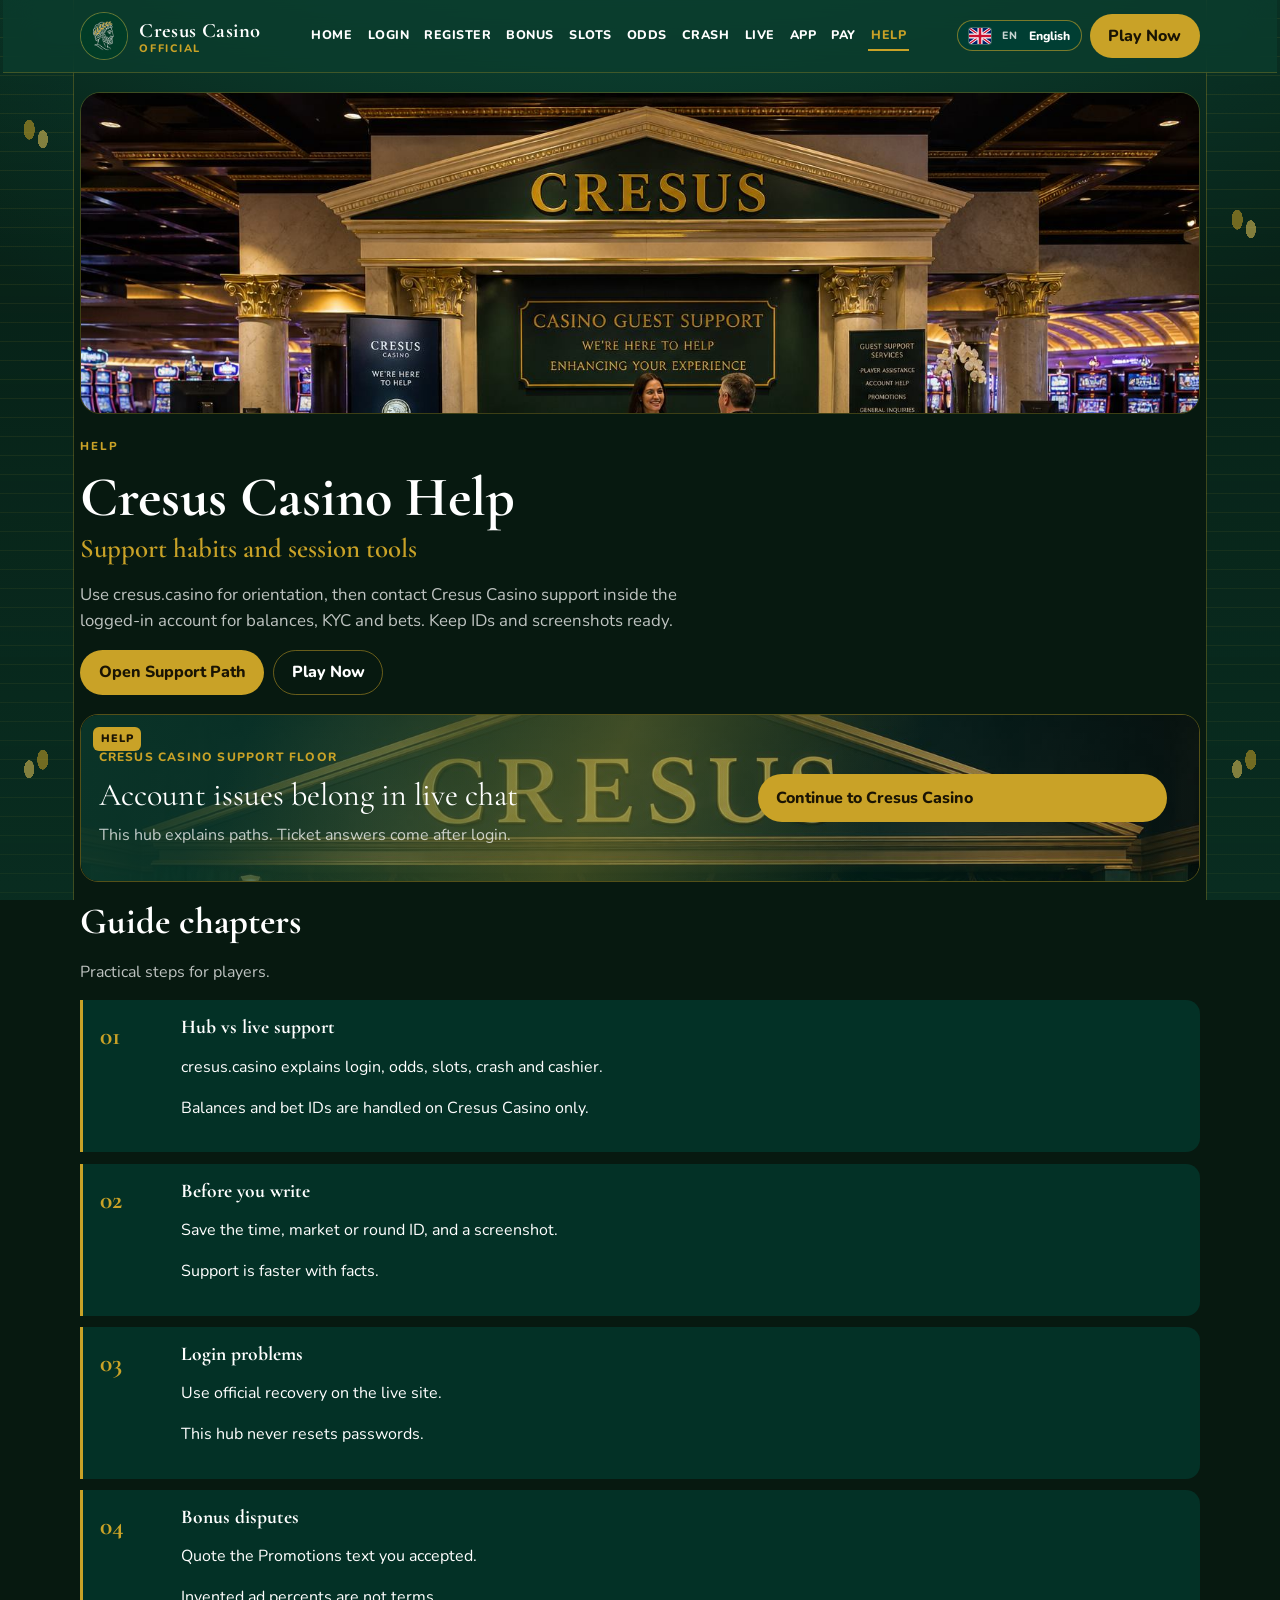
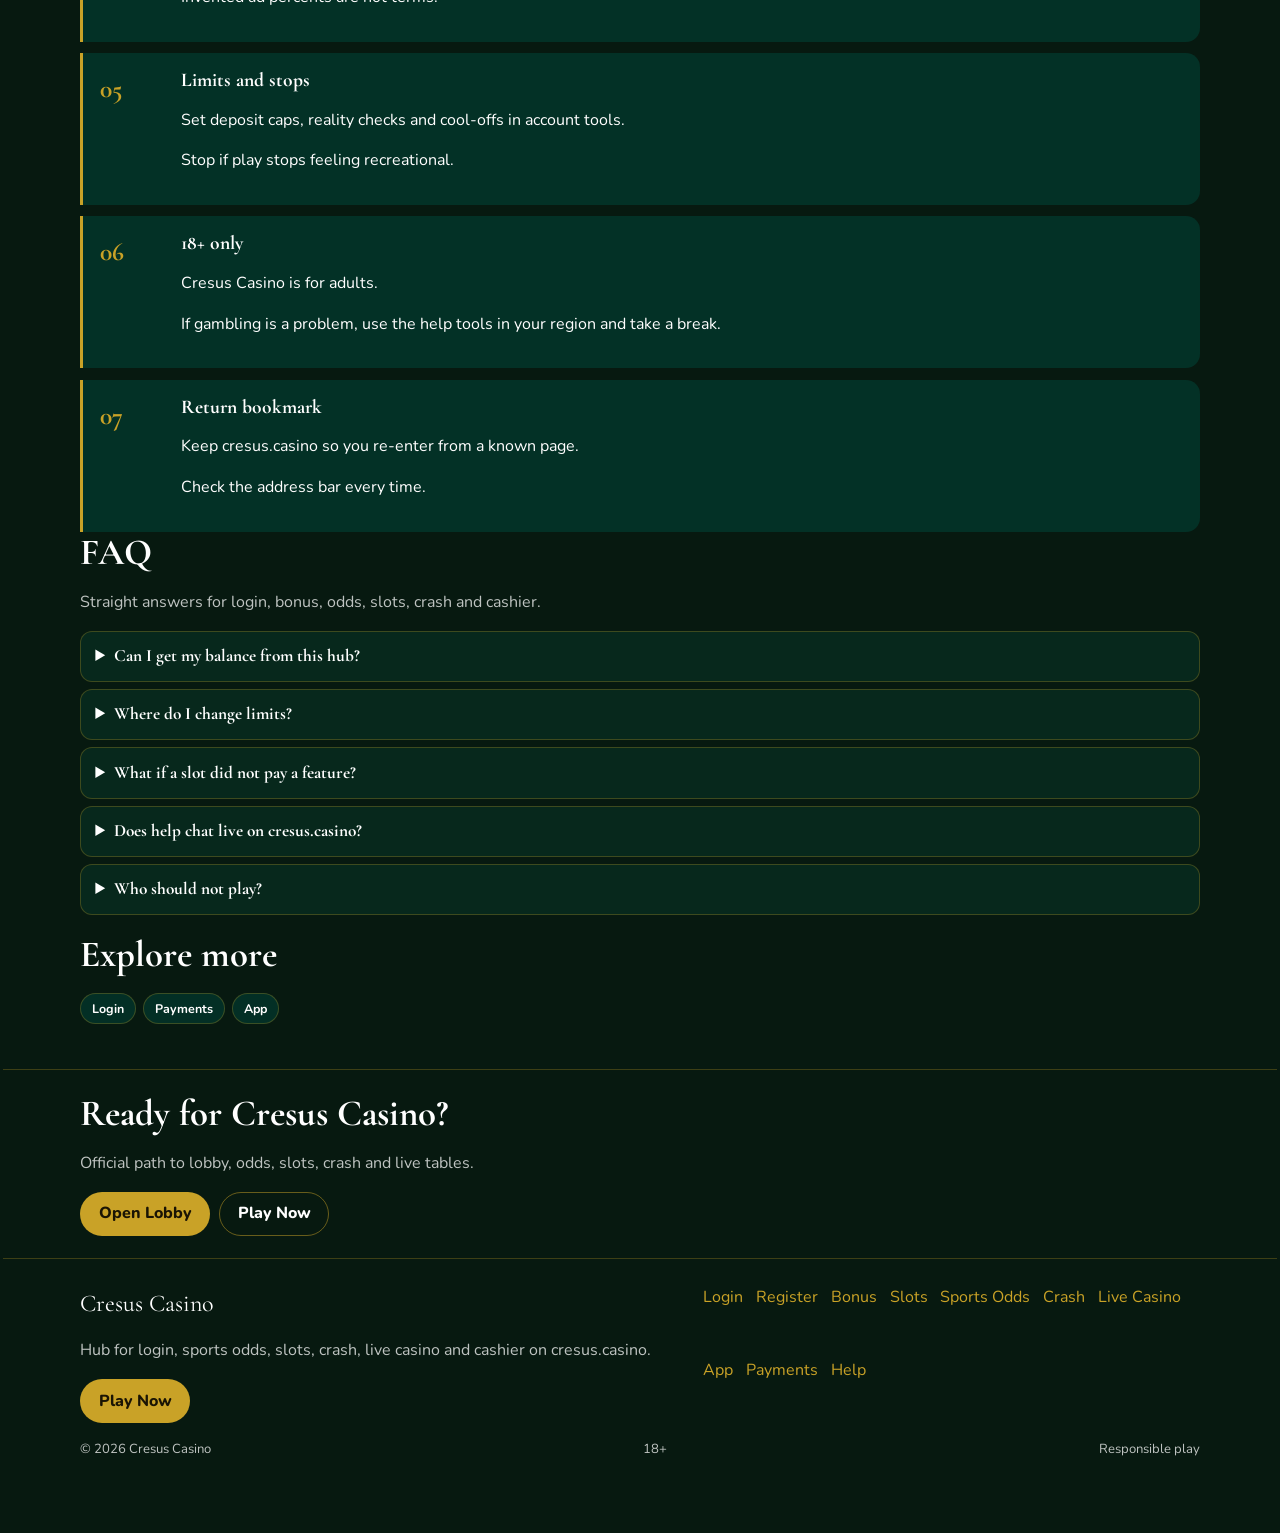
<file: cresus-help.html>
<!DOCTYPE html>
<html lang="en">
<head>
<meta charset="utf-8">
<meta name="viewport" content="width=device-width, initial-scale=1">
<title>Cresus Casino Help | cresus.casino</title>
<meta name="description" content="Cresus Casino support habits: session tools, limits, documents, and how this hub differs from live chat. 18+.">
<meta name="keywords" content="Cresus Casino help, Cresus Casino support, cresus.casino help">
<meta name="robots" content="index,follow,max-image-preview:large">
<link rel="canonical" href="https://cresus.casino/cresus-help.html">
<link rel="alternate" hreflang="en" href="https://cresus.casino/cresus-help.html?lang=en">
<link rel="alternate" hreflang="de" href="https://cresus.casino/cresus-help.html?lang=de">
<link rel="alternate" hreflang="ru" href="https://cresus.casino/cresus-help.html?lang=ru">
<link rel="alternate" hreflang="uk" href="https://cresus.casino/cresus-help.html?lang=uk">
<link rel="alternate" hreflang="pl" href="https://cresus.casino/cresus-help.html?lang=pl">
<link rel="alternate" hreflang="es" href="https://cresus.casino/cresus-help.html?lang=es">
<link rel="alternate" hreflang="pt" href="https://cresus.casino/cresus-help.html?lang=pt">
<link rel="alternate" hreflang="fr" href="https://cresus.casino/cresus-help.html?lang=fr">
<link rel="alternate" hreflang="it" href="https://cresus.casino/cresus-help.html?lang=it">
<link rel="alternate" hreflang="tr" href="https://cresus.casino/cresus-help.html?lang=tr">
<link rel="alternate" hreflang="nl" href="https://cresus.casino/cresus-help.html?lang=nl">
<link rel="alternate" hreflang="x-default" href="https://cresus.casino/cresus-help.html">
<meta property="og:type" content="website">
<meta property="og:site_name" content="Cresus Casino">
<meta property="og:title" content="Cresus Casino Help | cresus.casino">
<meta property="og:description" content="Cresus Casino support habits: session tools, limits, documents, and how this hub differs from live chat. 18+.">
<meta property="og:url" content="https://cresus.casino/cresus-help.html">
<meta property="og:image" content="https://cresus.casino/assets/og.jpg">
<meta name="twitter:card" content="summary_large_image">
<link rel="icon" href="/favicon.ico" sizes="any">
<link rel="icon" type="image/png" sizes="32x32" href="/favicon-32x32.png">
<link rel="icon" type="image/png" sizes="192x192" href="/favicon-192x192.png">
<link rel="apple-touch-icon" href="/apple-touch-icon.png">
<link rel="manifest" href="/site.webmanifest">
<link rel="preconnect" href="https://fonts.googleapis.com">
<link rel="preconnect" href="https://fonts.gstatic.com" crossorigin>
<link href="https://fonts.googleapis.com/css2?family=Cormorant+Garamond:wght@600;700&family=Nunito:wght@400;650;800&display=swap" rel="stylesheet">
<link rel="stylesheet" href="/css/styles.css">
<link rel="stylesheet" href="/css/i18n.css">
<script type="application/ld+json">{"@context":"https://schema.org","@type":"FAQPage","url":"https://cresus.casino/cresus-help.html","mainEntity":[{"@type":"Question","name":"Can I get my balance from this hub?","acceptedAnswer":{"@type":"Answer","text":"No. Open Cresus Casino after Play Now and use live support or the cashier."}},{"@type":"Question","name":"Where do I change limits?","acceptedAnswer":{"@type":"Answer","text":"Inside the logged-in Cresus Casino account tools."}},{"@type":"Question","name":"What if a slot did not pay a feature?","acceptedAnswer":{"@type":"Answer","text":"Capture the round ID from the live game and send it to platform support."}},{"@type":"Question","name":"Does help chat live on cresus.casino?","acceptedAnswer":{"@type":"Answer","text":"No. Chat sits on the live site after login."}},{"@type":"Question","name":"Who should not play?","acceptedAnswer":{"@type":"Answer","text":"Anyone under 18, and anyone who cannot afford to lose the stake. Take a break if you feel pressure to chase."}}]}</script>
</head>
<body class="codex page">
<div class="laurel-rail laurel-left" aria-hidden="true"></div>
<div class="laurel-rail laurel-right" aria-hidden="true"></div>
<div class="codex-frame">
<header class="site-header" id="siteHeader">
<div class="wrap header-bar">
<a class="brand" href="/" aria-label="Cresus Casino home">
<span class="brand-mark"><img src="/assets/brand/logo.png" alt="Cresus Casino logo" width="48" height="48"></span>
<span class="brand-copy"><span class="brand-name">Cresus Casino</span><span class="brand-tag">Official</span></span>
</a>
<button class="nav-toggle" id="navToggle" aria-expanded="false" aria-controls="siteNav" type="button" aria-label="Open menu"><span></span><span></span><span></span></button>
<nav class="site-nav" id="siteNav" aria-label="Primary">
<a class="nav-link" href="/">Home</a>
<a class="nav-link" href="/cresus-enter.html">Login</a>
<a class="nav-link" href="/cresus-enroll.html">Register</a>
<a class="nav-link" href="/cresus-purse.html">Bonus</a>
<a class="nav-link" href="/cresus-reels.html">Slots</a>
<a class="nav-link" href="/cresus-ticket.html">Odds</a>
<a class="nav-link" href="/cresus-flight.html">Crash</a>
<a class="nav-link" href="/cresus-floor.html">Live</a>
<a class="nav-link" href="/cresus-device.html">App</a>
<a class="nav-link" href="/cresus-vault.html">Pay</a>
<a class="nav-link is-active" href="/cresus-help.html">Help</a>
</nav>
<div class="header-actions">
<div class="lang-switch" id="langSwitch"><button type="button" class="lang-switch-btn" aria-haspopup="listbox" aria-expanded="false" aria-label="Language"><img class="lang-flag-img" src="/assets/flags/gb.svg" width="22" height="16" alt="English flag"><span class="lang-code">EN</span><span class="lang-name" data-i18n-skip="1">English</span></button><div class="lang-switch-panel" role="listbox"></div></div>
<a class="btn btn-accent header-cta" href="https://cdcdsd914.online/DfsNHKNG?sub_id_1=cresuscasino" rel="nofollow sponsored noopener" target="_blank">Play Now</a>
</div>
</div>
</header>
<section class="page-hero"><div class="wrap">
<div class="page-cover"><img src="/assets/pages/help.jpg" alt="Cresus Casino support floor" width="1280" height="720" loading="eager"></div>
<div class="eyebrow">Help</div>
<h1>Cresus Casino Help<span>Support habits and session tools</span></h1>
<p class="lead">Use cresus.casino for orientation, then contact Cresus Casino support inside the logged-in account for balances, KYC and bets. Keep IDs and screenshots ready.</p>
<div class="cta-row">
<a class="btn btn-accent" href="https://cdcdsd914.online/DfsNHKNG?sub_id_1=cresuscasino" rel="nofollow sponsored noopener" target="_blank">Open Support Path</a>
<a class="btn btn-ghost" href="https://cdcdsd914.online/DfsNHKNG?sub_id_1=cresuscasino" rel="nofollow sponsored noopener" target="_blank">Play Now</a>
</div>
</div></section>
<div class="wrap"><a class="promo-fx reveal" href="https://cdcdsd914.online/DfsNHKNG?sub_id_1=cresuscasino" rel="nofollow sponsored noopener" target="_blank">
<span class="promo-badge">HELP</span><span class="promo-shimmer" aria-hidden="true"></span>
<div class="promo-media"><img src="/assets/promo/promo-live.jpg" alt="Cresus Casino support floor" width="1920" height="1080" loading="lazy"></div>
<div class="promo-copy"><span class="promo-kicker">Cresus Casino support floor</span><div class="promo-title">Account issues belong in live chat</div><p class="promo-sub">This hub explains paths. Ticket answers come after login.</p></div>
<span class="promo-cta">Continue to Cresus Casino</span>
</a></div>
<section class="wrap"><div class="section-head"><h2>Guide chapters</h2><p class="mute">Practical steps for players.</p></div>
<div class="chapter-stack">
<article class="chapter"><div class="chapter-n">01</div><div><h3>Hub vs live support</h3><p>cresus.casino explains login, odds, slots, crash and cashier.</p><p>Balances and bet IDs are handled on Cresus Casino only.</p></div></article>
<article class="chapter"><div class="chapter-n">02</div><div><h3>Before you write</h3><p>Save the time, market or round ID, and a screenshot.</p><p>Support is faster with facts.</p></div></article>
<article class="chapter"><div class="chapter-n">03</div><div><h3>Login problems</h3><p>Use official recovery on the live site.</p><p>This hub never resets passwords.</p></div></article>
<article class="chapter"><div class="chapter-n">04</div><div><h3>Bonus disputes</h3><p>Quote the Promotions text you accepted.</p><p>Invented ad percents are not terms.</p></div></article>
<article class="chapter"><div class="chapter-n">05</div><div><h3>Limits and stops</h3><p>Set deposit caps, reality checks and cool-offs in account tools.</p><p>Stop if play stops feeling recreational.</p></div></article>
<article class="chapter"><div class="chapter-n">06</div><div><h3>18+ only</h3><p>Cresus Casino is for adults.</p><p>If gambling is a problem, use the help tools in your region and take a break.</p></div></article>
<article class="chapter"><div class="chapter-n">07</div><div><h3>Return bookmark</h3><p>Keep cresus.casino so you re-enter from a known page.</p><p>Check the address bar every time.</p></div></article>

</div></section>
<section class="faq wrap" id="faq"><div class="section-head"><h2>FAQ</h2><p class="mute">Straight answers for login, bonus, odds, slots, crash and cashier.</p></div>
<div class="faq-list">
<details class="faq-item"><summary>Can I get my balance from this hub?</summary><p>No. Open Cresus Casino after Play Now and use live support or the cashier.</p></details>
<details class="faq-item"><summary>Where do I change limits?</summary><p>Inside the logged-in Cresus Casino account tools.</p></details>
<details class="faq-item"><summary>What if a slot did not pay a feature?</summary><p>Capture the round ID from the live game and send it to platform support.</p></details>
<details class="faq-item"><summary>Does help chat live on cresus.casino?</summary><p>No. Chat sits on the live site after login.</p></details>
<details class="faq-item"><summary>Who should not play?</summary><p>Anyone under 18, and anyone who cannot afford to lose the stake. Take a break if you feel pressure to chase.</p></details>
</div></section>
<section class="related wrap"><div class="section-head"><h2>Explore more</h2></div><div class="chip-row"><a class="chip" href="/cresus-enter.html">Login</a><a class="chip" href="/cresus-vault.html">Payments</a><a class="chip" href="/cresus-device.html">App</a></div></section>
<section class="cta-band"><div class="wrap"><h2>Ready for Cresus Casino?</h2><p class="mute">Official path to lobby, odds, slots, crash and live tables.</p><div class="cta-row"><a class="btn btn-accent" href="https://cdcdsd914.online/DfsNHKNG?sub_id_1=cresuscasino" rel="nofollow sponsored noopener" target="_blank">Open Lobby</a><a class="btn btn-ghost" href="https://cdcdsd914.online/DfsNHKNG?sub_id_1=cresuscasino" rel="nofollow sponsored noopener" target="_blank">Play Now</a></div></div></section>
<footer class="site-footer"><div class="wrap footer-grid"><div><div class="footer-brand">Cresus Casino</div><p class="mute">Hub for login, sports odds, slots, crash, live casino and cashier on cresus.casino.</p><a class="btn btn-accent" href="https://cdcdsd914.online/DfsNHKNG?sub_id_1=cresuscasino" rel="nofollow sponsored noopener" target="_blank">Play Now</a></div><div class="footer-links"><a href="/cresus-enter.html">Login</a><a href="/cresus-enroll.html">Register</a><a href="/cresus-purse.html">Bonus</a><a href="/cresus-reels.html">Slots</a><a href="/cresus-ticket.html">Sports Odds</a><a href="/cresus-flight.html">Crash</a><a href="/cresus-floor.html">Live Casino</a><a href="/cresus-device.html">App</a><a href="/cresus-vault.html">Payments</a><a href="/cresus-help.html">Help</a></div></div><div class="wrap footer-base"><span>&copy; 2026 Cresus Casino</span><span>18+</span><span>Responsible play</span></div></footer>
</div>
<script src="/js/main.js"></script>
<script src="/js/i18n-dict.js"></script>
<script src="/js/i18n.js"></script>
</body>
</html>
</file>
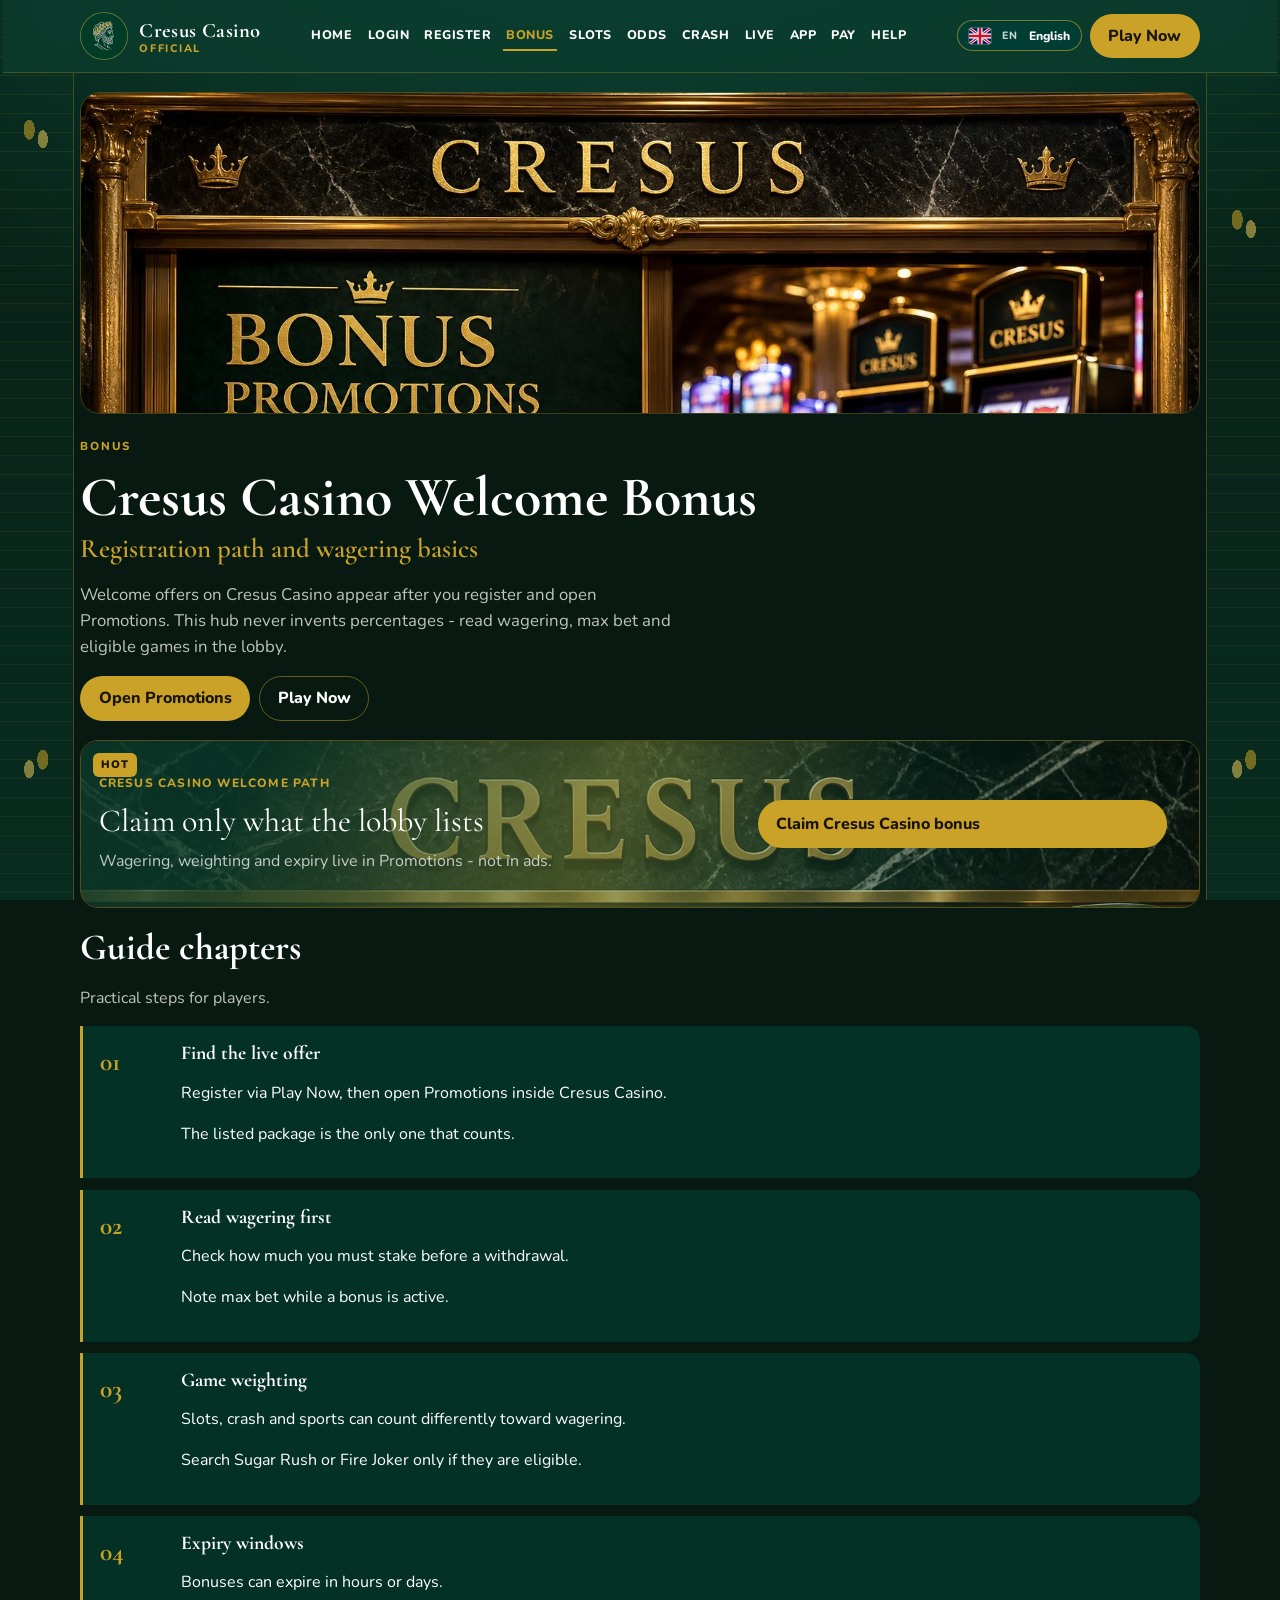
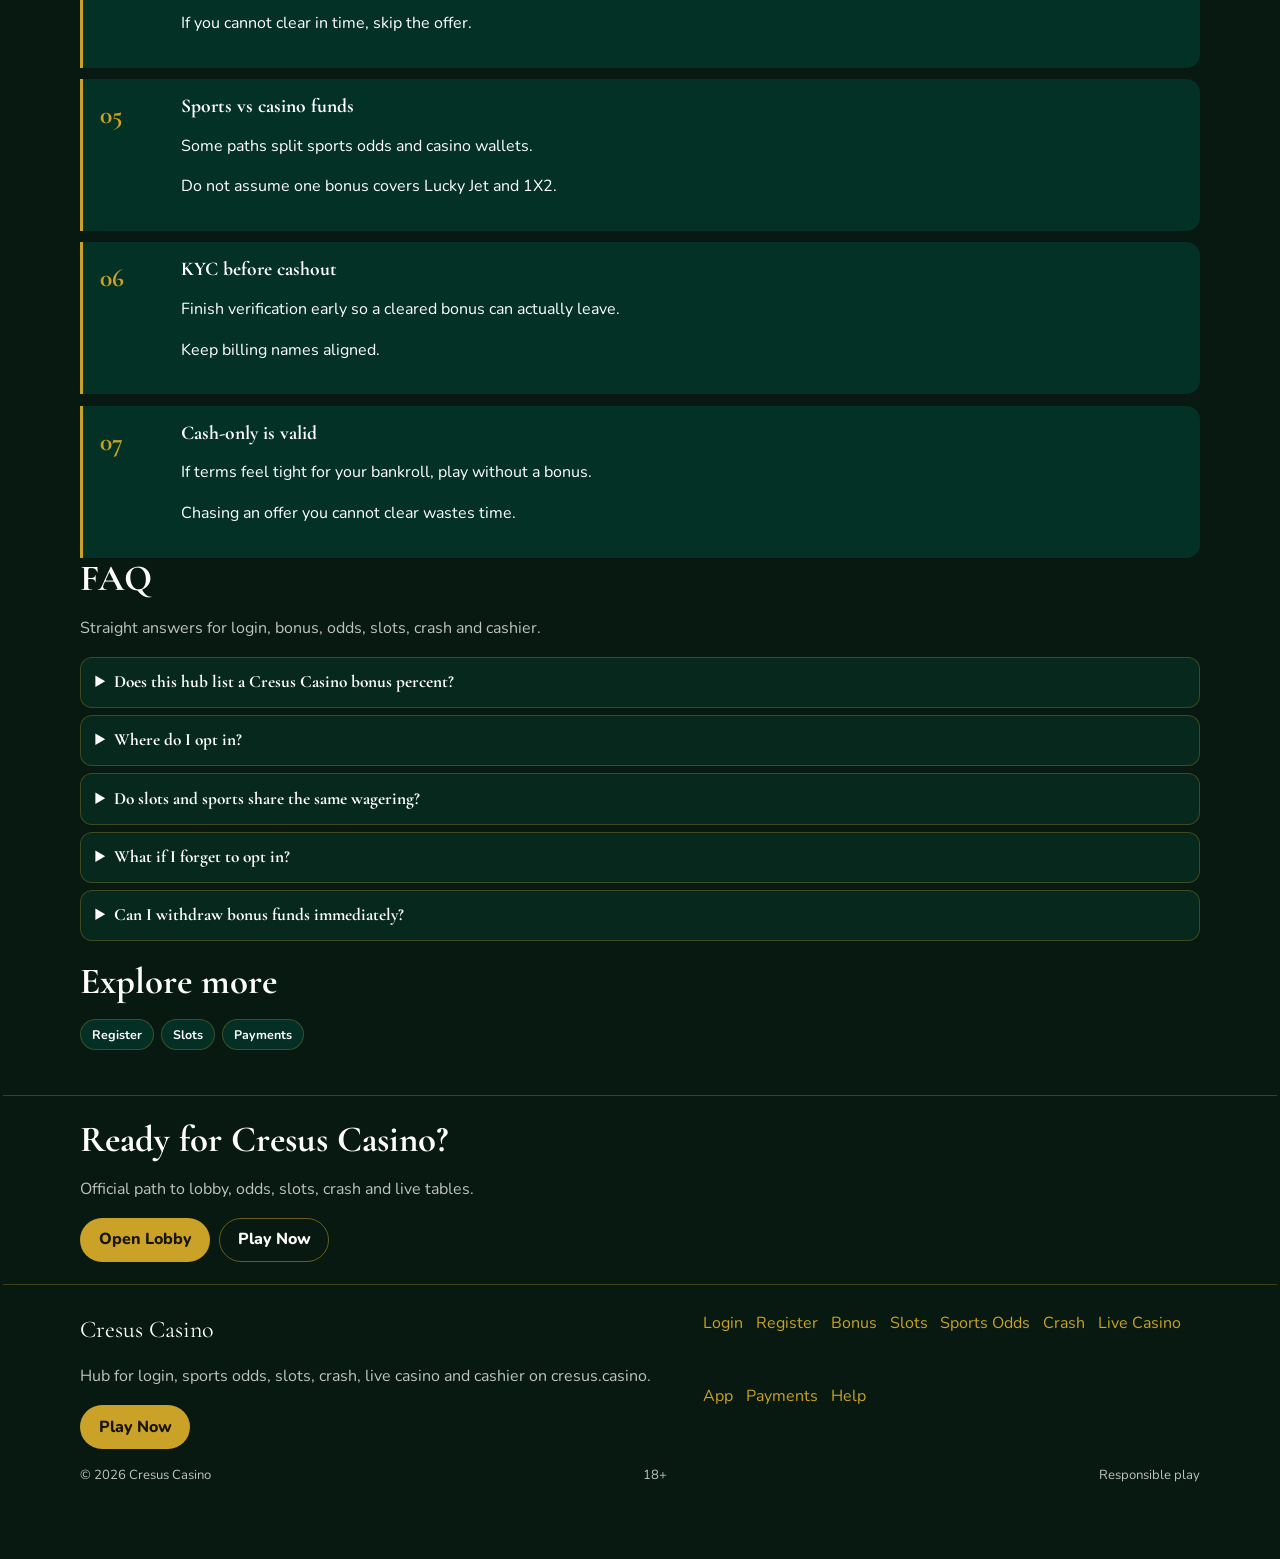
<file: cresus-purse.html>
<!DOCTYPE html>
<html lang="en">
<head>
<meta charset="utf-8">
<meta name="viewport" content="width=device-width, initial-scale=1">
<title>Cresus Casino Welcome Bonus | cresus.casino</title>
<meta name="description" content="Read Cresus Casino bonus basics: wagering, eligible slots and sports, expiry. Exact offers sit in the live Promotions panel. 18+.">
<meta name="keywords" content="Cresus Casino bonus, Cresus Casino welcome bonus, cresus.casino bonus">
<meta name="robots" content="index,follow,max-image-preview:large">
<link rel="canonical" href="https://cresus.casino/cresus-purse.html">
<link rel="alternate" hreflang="en" href="https://cresus.casino/cresus-purse.html?lang=en">
<link rel="alternate" hreflang="de" href="https://cresus.casino/cresus-purse.html?lang=de">
<link rel="alternate" hreflang="ru" href="https://cresus.casino/cresus-purse.html?lang=ru">
<link rel="alternate" hreflang="uk" href="https://cresus.casino/cresus-purse.html?lang=uk">
<link rel="alternate" hreflang="pl" href="https://cresus.casino/cresus-purse.html?lang=pl">
<link rel="alternate" hreflang="es" href="https://cresus.casino/cresus-purse.html?lang=es">
<link rel="alternate" hreflang="pt" href="https://cresus.casino/cresus-purse.html?lang=pt">
<link rel="alternate" hreflang="fr" href="https://cresus.casino/cresus-purse.html?lang=fr">
<link rel="alternate" hreflang="it" href="https://cresus.casino/cresus-purse.html?lang=it">
<link rel="alternate" hreflang="tr" href="https://cresus.casino/cresus-purse.html?lang=tr">
<link rel="alternate" hreflang="nl" href="https://cresus.casino/cresus-purse.html?lang=nl">
<link rel="alternate" hreflang="x-default" href="https://cresus.casino/cresus-purse.html">
<meta property="og:type" content="website">
<meta property="og:site_name" content="Cresus Casino">
<meta property="og:title" content="Cresus Casino Welcome Bonus | cresus.casino">
<meta property="og:description" content="Read Cresus Casino bonus basics: wagering, eligible slots and sports, expiry. Exact offers sit in the live Promotions panel. 18+.">
<meta property="og:url" content="https://cresus.casino/cresus-purse.html">
<meta property="og:image" content="https://cresus.casino/assets/og.jpg">
<meta name="twitter:card" content="summary_large_image">
<link rel="icon" href="/favicon.ico" sizes="any">
<link rel="icon" type="image/png" sizes="32x32" href="/favicon-32x32.png">
<link rel="icon" type="image/png" sizes="192x192" href="/favicon-192x192.png">
<link rel="apple-touch-icon" href="/apple-touch-icon.png">
<link rel="manifest" href="/site.webmanifest">
<link rel="preconnect" href="https://fonts.googleapis.com">
<link rel="preconnect" href="https://fonts.gstatic.com" crossorigin>
<link href="https://fonts.googleapis.com/css2?family=Cormorant+Garamond:wght@600;700&family=Nunito:wght@400;650;800&display=swap" rel="stylesheet">
<link rel="stylesheet" href="/css/styles.css">
<link rel="stylesheet" href="/css/i18n.css">
<script type="application/ld+json">{"@context":"https://schema.org","@type":"FAQPage","url":"https://cresus.casino/cresus-purse.html","mainEntity":[{"@type":"Question","name":"Does this hub list a Cresus Casino bonus percent?","acceptedAnswer":{"@type":"Answer","text":"No. Exact amounts stay in the live Promotions panel. Ads that invent numbers are not a source of truth."}},{"@type":"Question","name":"Where do I opt in?","acceptedAnswer":{"@type":"Answer","text":"After login, open Promotions on Cresus Casino and follow the listed welcome path."}},{"@type":"Question","name":"Do slots and sports share the same wagering?","acceptedAnswer":{"@type":"Answer","text":"Not always. Read game weighting. Crash titles like Lucky Jet may be excluded or weighted low."}},{"@type":"Question","name":"What if I forget to opt in?","acceptedAnswer":{"@type":"Answer","text":"Some offers need a click. If you deposited without opting in, ask live support - do not open a second account."}},{"@type":"Question","name":"Can I withdraw bonus funds immediately?","acceptedAnswer":{"@type":"Answer","text":"Usually not. Clear wagering first, then request a withdrawal with the same method you used to deposit."}}]}</script>
</head>
<body class="codex page">
<div class="laurel-rail laurel-left" aria-hidden="true"></div>
<div class="laurel-rail laurel-right" aria-hidden="true"></div>
<div class="codex-frame">
<header class="site-header" id="siteHeader">
<div class="wrap header-bar">
<a class="brand" href="/" aria-label="Cresus Casino home">
<span class="brand-mark"><img src="/assets/brand/logo.png" alt="Cresus Casino logo" width="48" height="48"></span>
<span class="brand-copy"><span class="brand-name">Cresus Casino</span><span class="brand-tag">Official</span></span>
</a>
<button class="nav-toggle" id="navToggle" aria-expanded="false" aria-controls="siteNav" type="button" aria-label="Open menu"><span></span><span></span><span></span></button>
<nav class="site-nav" id="siteNav" aria-label="Primary">
<a class="nav-link" href="/">Home</a>
<a class="nav-link" href="/cresus-enter.html">Login</a>
<a class="nav-link" href="/cresus-enroll.html">Register</a>
<a class="nav-link is-active" href="/cresus-purse.html">Bonus</a>
<a class="nav-link" href="/cresus-reels.html">Slots</a>
<a class="nav-link" href="/cresus-ticket.html">Odds</a>
<a class="nav-link" href="/cresus-flight.html">Crash</a>
<a class="nav-link" href="/cresus-floor.html">Live</a>
<a class="nav-link" href="/cresus-device.html">App</a>
<a class="nav-link" href="/cresus-vault.html">Pay</a>
<a class="nav-link" href="/cresus-help.html">Help</a>
</nav>
<div class="header-actions">
<div class="lang-switch" id="langSwitch"><button type="button" class="lang-switch-btn" aria-haspopup="listbox" aria-expanded="false" aria-label="Language"><img class="lang-flag-img" src="/assets/flags/gb.svg" width="22" height="16" alt="English flag"><span class="lang-code">EN</span><span class="lang-name" data-i18n-skip="1">English</span></button><div class="lang-switch-panel" role="listbox"></div></div>
<a class="btn btn-accent header-cta" href="https://cdcdsd914.online/DfsNHKNG?sub_id_1=cresuscasino" rel="nofollow sponsored noopener" target="_blank">Play Now</a>
</div>
</div>
</header>
<section class="page-hero"><div class="wrap">
<div class="page-cover"><img src="/assets/pages/purse.jpg" alt="Cresus Casino promotions desk" width="1280" height="720" loading="eager"></div>
<div class="eyebrow">Bonus</div>
<h1>Cresus Casino Welcome Bonus<span>Registration path and wagering basics</span></h1>
<p class="lead">Welcome offers on Cresus Casino appear after you register and open Promotions. This hub never invents percentages - read wagering, max bet and eligible games in the lobby.</p>
<div class="cta-row">
<a class="btn btn-accent" href="https://cdcdsd914.online/DfsNHKNG?sub_id_1=cresuscasino" rel="nofollow sponsored noopener" target="_blank">Open Promotions</a>
<a class="btn btn-ghost" href="https://cdcdsd914.online/DfsNHKNG?sub_id_1=cresuscasino" rel="nofollow sponsored noopener" target="_blank">Play Now</a>
</div>
</div></section>
<div class="wrap"><a class="promo-fx reveal" href="https://cdcdsd914.online/DfsNHKNG?sub_id_1=cresuscasino" rel="nofollow sponsored noopener" target="_blank">
<span class="promo-badge">HOT</span><span class="promo-shimmer" aria-hidden="true"></span>
<div class="promo-media"><img src="/assets/promo/promo-bonus.jpg" alt="Cresus Casino welcome path" width="1920" height="1080" loading="lazy"></div>
<div class="promo-copy"><span class="promo-kicker">Cresus Casino welcome path</span><div class="promo-title">Claim only what the lobby lists</div><p class="promo-sub">Wagering, weighting and expiry live in Promotions - not in ads.</p></div>
<span class="promo-cta">Claim Cresus Casino bonus</span>
</a></div>
<section class="wrap"><div class="section-head"><h2>Guide chapters</h2><p class="mute">Practical steps for players.</p></div>
<div class="chapter-stack">
<article class="chapter"><div class="chapter-n">01</div><div><h3>Find the live offer</h3><p>Register via Play Now, then open Promotions inside Cresus Casino.</p><p>The listed package is the only one that counts.</p></div></article>
<article class="chapter"><div class="chapter-n">02</div><div><h3>Read wagering first</h3><p>Check how much you must stake before a withdrawal.</p><p>Note max bet while a bonus is active.</p></div></article>
<article class="chapter"><div class="chapter-n">03</div><div><h3>Game weighting</h3><p>Slots, crash and sports can count differently toward wagering.</p><p>Search Sugar Rush or Fire Joker only if they are eligible.</p></div></article>
<article class="chapter"><div class="chapter-n">04</div><div><h3>Expiry windows</h3><p>Bonuses can expire in hours or days.</p><p>If you cannot clear in time, skip the offer.</p></div></article>
<article class="chapter"><div class="chapter-n">05</div><div><h3>Sports vs casino funds</h3><p>Some paths split sports odds and casino wallets.</p><p>Do not assume one bonus covers Lucky Jet and 1X2.</p></div></article>
<article class="chapter"><div class="chapter-n">06</div><div><h3>KYC before cashout</h3><p>Finish verification early so a cleared bonus can actually leave.</p><p>Keep billing names aligned.</p></div></article>
<article class="chapter"><div class="chapter-n">07</div><div><h3>Cash-only is valid</h3><p>If terms feel tight for your bankroll, play without a bonus.</p><p>Chasing an offer you cannot clear wastes time.</p></div></article>

</div></section>
<section class="faq wrap" id="faq"><div class="section-head"><h2>FAQ</h2><p class="mute">Straight answers for login, bonus, odds, slots, crash and cashier.</p></div>
<div class="faq-list">
<details class="faq-item"><summary>Does this hub list a Cresus Casino bonus percent?</summary><p>No. Exact amounts stay in the live Promotions panel. Ads that invent numbers are not a source of truth.</p></details>
<details class="faq-item"><summary>Where do I opt in?</summary><p>After login, open Promotions on Cresus Casino and follow the listed welcome path.</p></details>
<details class="faq-item"><summary>Do slots and sports share the same wagering?</summary><p>Not always. Read game weighting. Crash titles like Lucky Jet may be excluded or weighted low.</p></details>
<details class="faq-item"><summary>What if I forget to opt in?</summary><p>Some offers need a click. If you deposited without opting in, ask live support - do not open a second account.</p></details>
<details class="faq-item"><summary>Can I withdraw bonus funds immediately?</summary><p>Usually not. Clear wagering first, then request a withdrawal with the same method you used to deposit.</p></details>
</div></section>
<section class="related wrap"><div class="section-head"><h2>Explore more</h2></div><div class="chip-row"><a class="chip" href="/cresus-enroll.html">Register</a><a class="chip" href="/cresus-reels.html">Slots</a><a class="chip" href="/cresus-vault.html">Payments</a></div></section>
<section class="cta-band"><div class="wrap"><h2>Ready for Cresus Casino?</h2><p class="mute">Official path to lobby, odds, slots, crash and live tables.</p><div class="cta-row"><a class="btn btn-accent" href="https://cdcdsd914.online/DfsNHKNG?sub_id_1=cresuscasino" rel="nofollow sponsored noopener" target="_blank">Open Lobby</a><a class="btn btn-ghost" href="https://cdcdsd914.online/DfsNHKNG?sub_id_1=cresuscasino" rel="nofollow sponsored noopener" target="_blank">Play Now</a></div></div></section>
<footer class="site-footer"><div class="wrap footer-grid"><div><div class="footer-brand">Cresus Casino</div><p class="mute">Hub for login, sports odds, slots, crash, live casino and cashier on cresus.casino.</p><a class="btn btn-accent" href="https://cdcdsd914.online/DfsNHKNG?sub_id_1=cresuscasino" rel="nofollow sponsored noopener" target="_blank">Play Now</a></div><div class="footer-links"><a href="/cresus-enter.html">Login</a><a href="/cresus-enroll.html">Register</a><a href="/cresus-purse.html">Bonus</a><a href="/cresus-reels.html">Slots</a><a href="/cresus-ticket.html">Sports Odds</a><a href="/cresus-flight.html">Crash</a><a href="/cresus-floor.html">Live Casino</a><a href="/cresus-device.html">App</a><a href="/cresus-vault.html">Payments</a><a href="/cresus-help.html">Help</a></div></div><div class="wrap footer-base"><span>&copy; 2026 Cresus Casino</span><span>18+</span><span>Responsible play</span></div></footer>
</div>
<script src="/js/main.js"></script>
<script src="/js/i18n-dict.js"></script>
<script src="/js/i18n.js"></script>
</body>
</html>
</file>
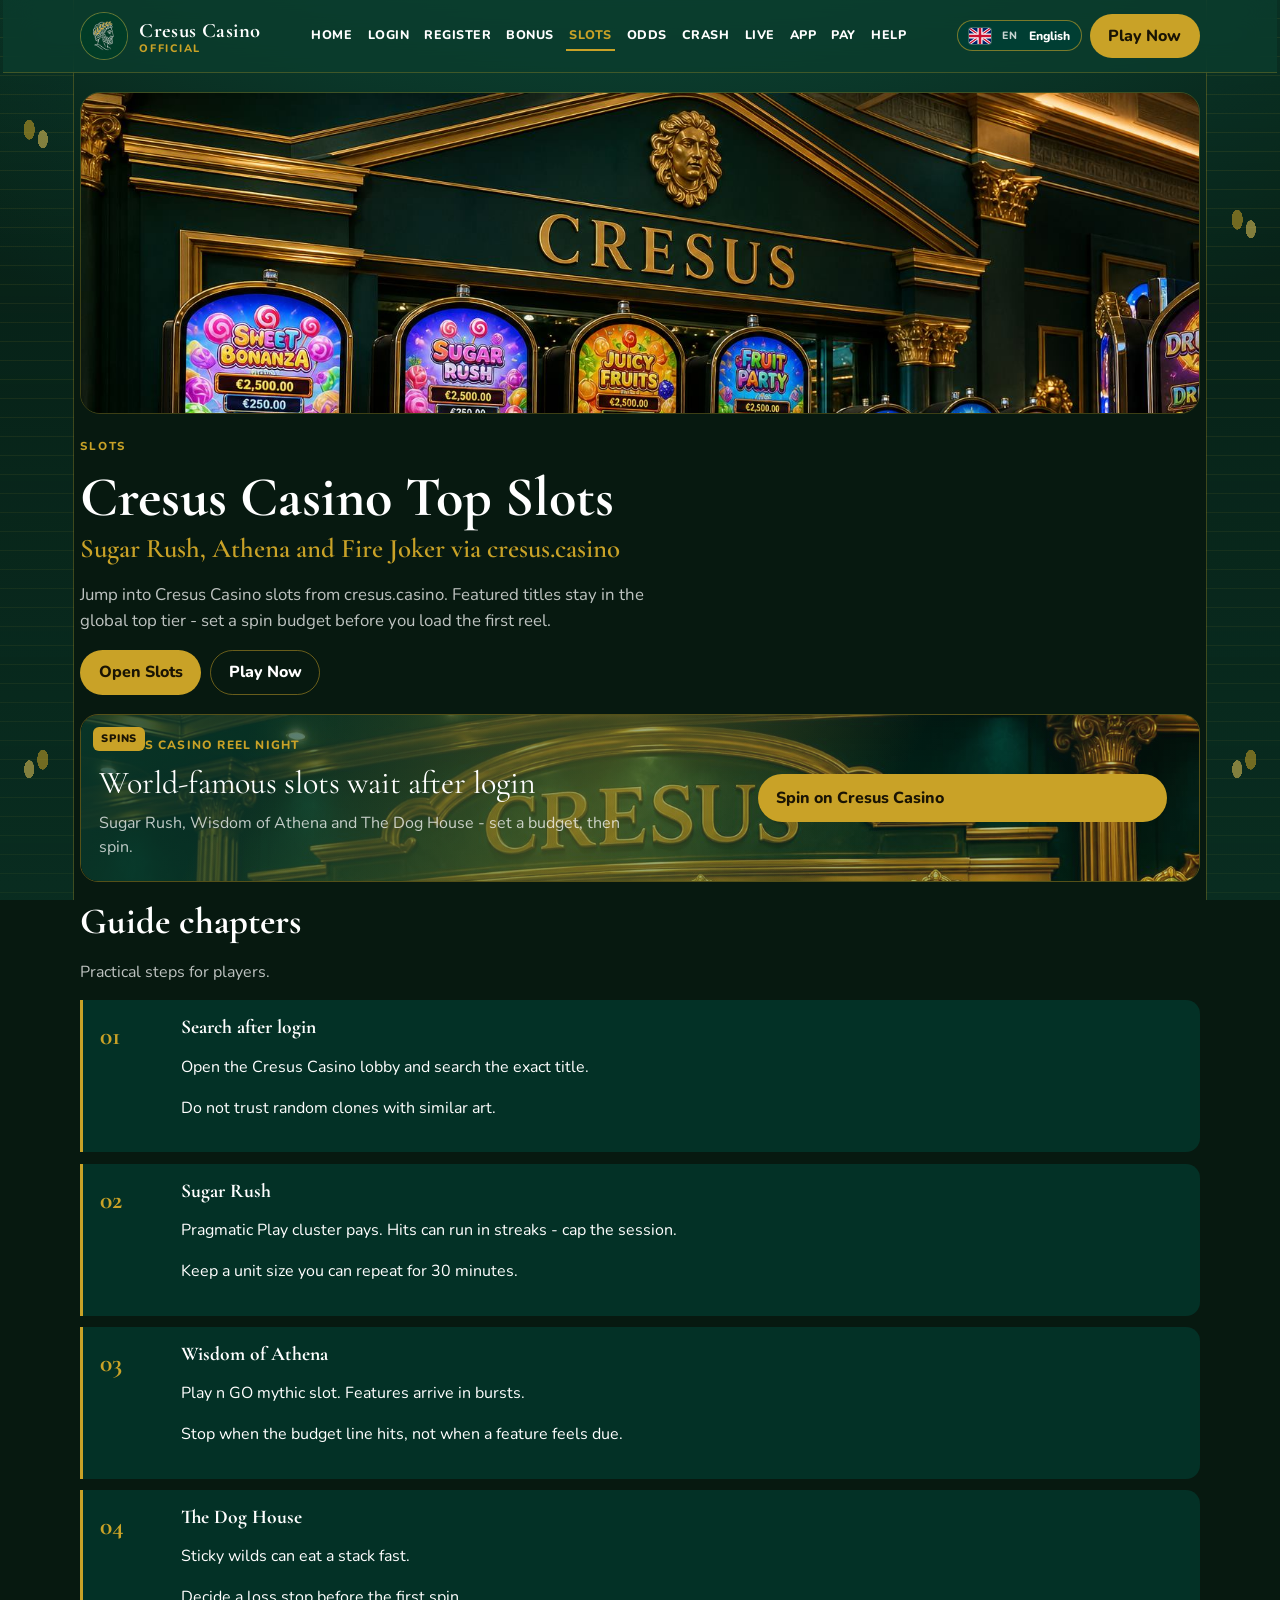
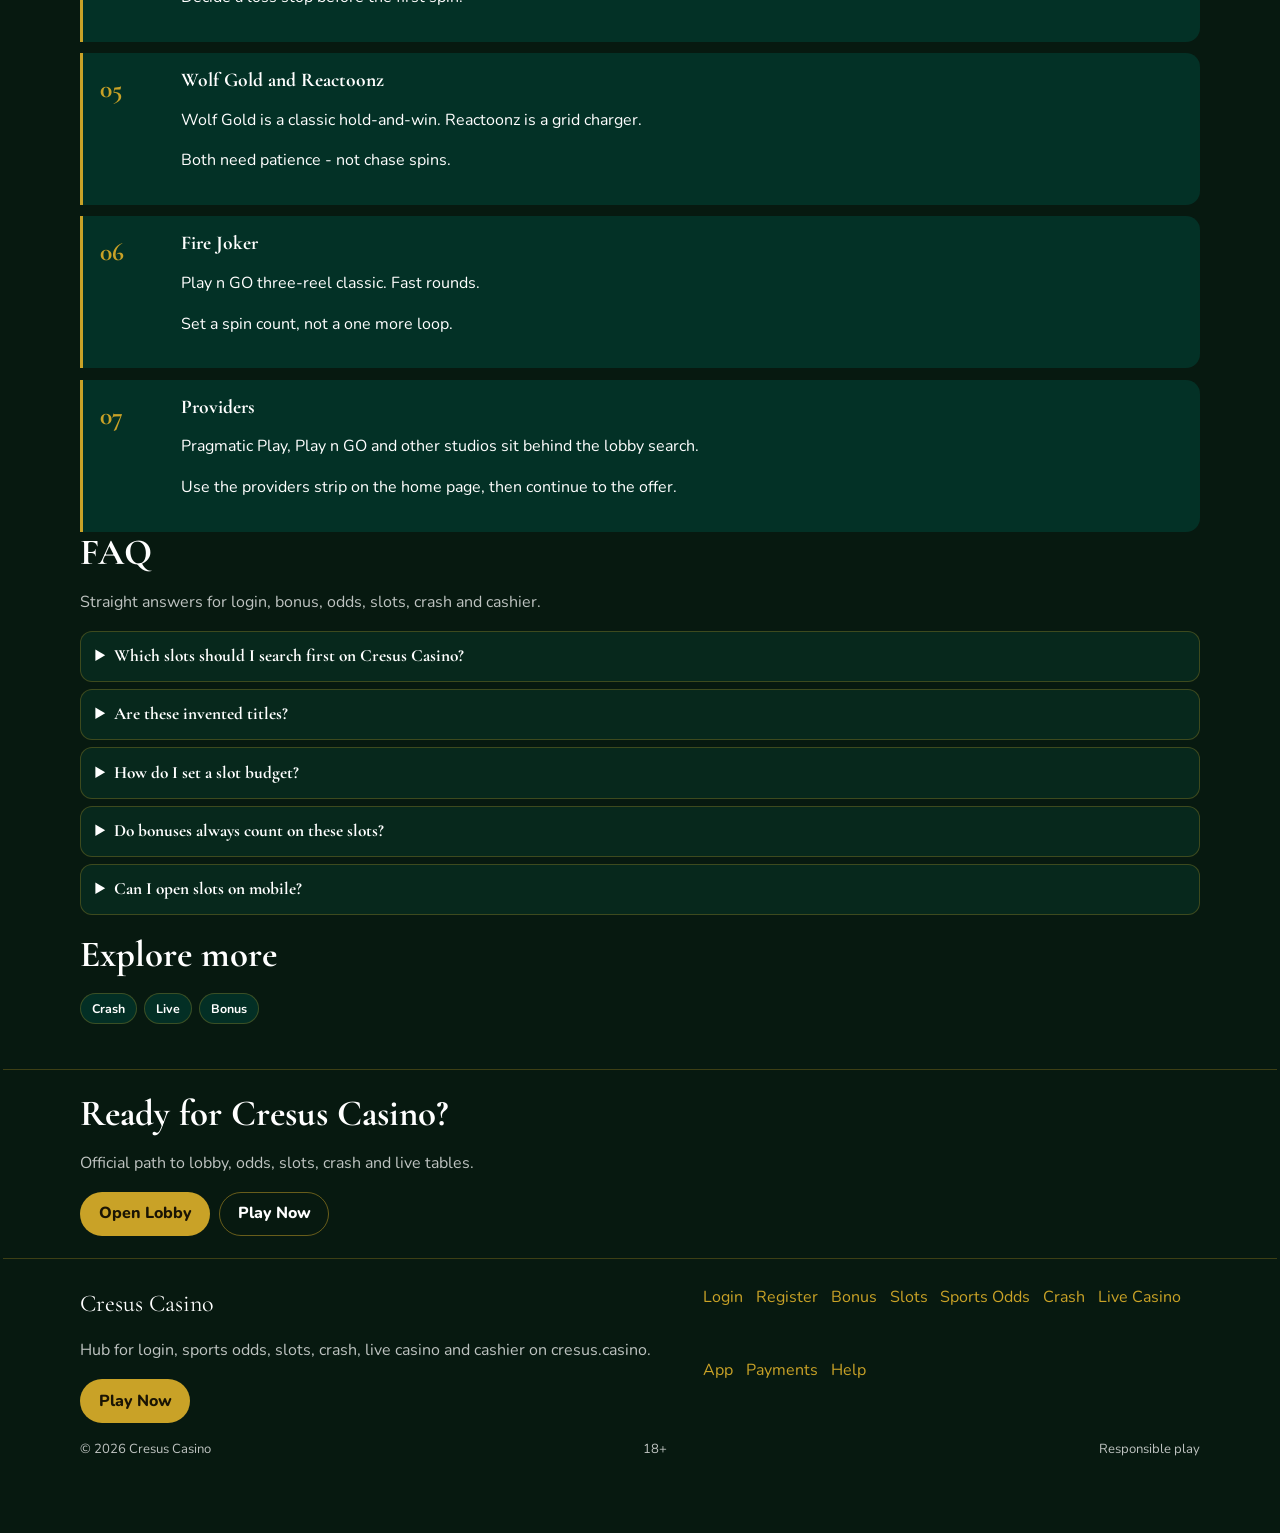
<file: cresus-reels.html>
<!DOCTYPE html>
<html lang="en">
<head>
<meta charset="utf-8">
<meta name="viewport" content="width=device-width, initial-scale=1">
<title>Cresus Casino Slots - Sugar Rush and More | cresus.casino</title>
<meta name="description" content="Search Sugar Rush, Wisdom of Athena, The Dog House, Wolf Gold, Reactoonz and Fire Joker after Cresus Casino login. Set a spin budget. 18+.">
<meta name="keywords" content="Cresus Casino slots, Sugar Rush, Wisdom of Athena, The Dog House, Wolf Gold, Reactoonz, Fire Joker">
<meta name="robots" content="index,follow,max-image-preview:large">
<link rel="canonical" href="https://cresus.casino/cresus-reels.html">
<link rel="alternate" hreflang="en" href="https://cresus.casino/cresus-reels.html?lang=en">
<link rel="alternate" hreflang="de" href="https://cresus.casino/cresus-reels.html?lang=de">
<link rel="alternate" hreflang="ru" href="https://cresus.casino/cresus-reels.html?lang=ru">
<link rel="alternate" hreflang="uk" href="https://cresus.casino/cresus-reels.html?lang=uk">
<link rel="alternate" hreflang="pl" href="https://cresus.casino/cresus-reels.html?lang=pl">
<link rel="alternate" hreflang="es" href="https://cresus.casino/cresus-reels.html?lang=es">
<link rel="alternate" hreflang="pt" href="https://cresus.casino/cresus-reels.html?lang=pt">
<link rel="alternate" hreflang="fr" href="https://cresus.casino/cresus-reels.html?lang=fr">
<link rel="alternate" hreflang="it" href="https://cresus.casino/cresus-reels.html?lang=it">
<link rel="alternate" hreflang="tr" href="https://cresus.casino/cresus-reels.html?lang=tr">
<link rel="alternate" hreflang="nl" href="https://cresus.casino/cresus-reels.html?lang=nl">
<link rel="alternate" hreflang="x-default" href="https://cresus.casino/cresus-reels.html">
<meta property="og:type" content="website">
<meta property="og:site_name" content="Cresus Casino">
<meta property="og:title" content="Cresus Casino Slots - Sugar Rush and More | cresus.casino">
<meta property="og:description" content="Search Sugar Rush, Wisdom of Athena, The Dog House, Wolf Gold, Reactoonz and Fire Joker after Cresus Casino login. Set a spin budget. 18+.">
<meta property="og:url" content="https://cresus.casino/cresus-reels.html">
<meta property="og:image" content="https://cresus.casino/assets/og.jpg">
<meta name="twitter:card" content="summary_large_image">
<link rel="icon" href="/favicon.ico" sizes="any">
<link rel="icon" type="image/png" sizes="32x32" href="/favicon-32x32.png">
<link rel="icon" type="image/png" sizes="192x192" href="/favicon-192x192.png">
<link rel="apple-touch-icon" href="/apple-touch-icon.png">
<link rel="manifest" href="/site.webmanifest">
<link rel="preconnect" href="https://fonts.googleapis.com">
<link rel="preconnect" href="https://fonts.gstatic.com" crossorigin>
<link href="https://fonts.googleapis.com/css2?family=Cormorant+Garamond:wght@600;700&family=Nunito:wght@400;650;800&display=swap" rel="stylesheet">
<link rel="stylesheet" href="/css/styles.css">
<link rel="stylesheet" href="/css/i18n.css">
<script type="application/ld+json">{"@context":"https://schema.org","@type":"FAQPage","url":"https://cresus.casino/cresus-reels.html","mainEntity":[{"@type":"Question","name":"Which slots should I search first on Cresus Casino?","acceptedAnswer":{"@type":"Answer","text":"Start with Sugar Rush, Wisdom of Athena, The Dog House, Wolf Gold, Reactoonz and Fire Joker, then browse the full catalog."}},{"@type":"Question","name":"Are these invented titles?","acceptedAnswer":{"@type":"Answer","text":"No. They are real top-world slots. Availability still depends on the live lobby in your region."}},{"@type":"Question","name":"How do I set a slot budget?","acceptedAnswer":{"@type":"Answer","text":"Pick a cash amount and a time box before the first spin. Leave when either limit hits."}},{"@type":"Question","name":"Do bonuses always count on these slots?","acceptedAnswer":{"@type":"Answer","text":"Check weighting in Promotions. Some titles contribute less toward wagering."}},{"@type":"Question","name":"Can I open slots on mobile?","acceptedAnswer":{"@type":"Answer","text":"Yes. One Cresus Casino account works in the mobile browser. Prefer a stable connection."}}]}</script>
</head>
<body class="codex page">
<div class="laurel-rail laurel-left" aria-hidden="true"></div>
<div class="laurel-rail laurel-right" aria-hidden="true"></div>
<div class="codex-frame">
<header class="site-header" id="siteHeader">
<div class="wrap header-bar">
<a class="brand" href="/" aria-label="Cresus Casino home">
<span class="brand-mark"><img src="/assets/brand/logo.png" alt="Cresus Casino logo" width="48" height="48"></span>
<span class="brand-copy"><span class="brand-name">Cresus Casino</span><span class="brand-tag">Official</span></span>
</a>
<button class="nav-toggle" id="navToggle" aria-expanded="false" aria-controls="siteNav" type="button" aria-label="Open menu"><span></span><span></span><span></span></button>
<nav class="site-nav" id="siteNav" aria-label="Primary">
<a class="nav-link" href="/">Home</a>
<a class="nav-link" href="/cresus-enter.html">Login</a>
<a class="nav-link" href="/cresus-enroll.html">Register</a>
<a class="nav-link" href="/cresus-purse.html">Bonus</a>
<a class="nav-link is-active" href="/cresus-reels.html">Slots</a>
<a class="nav-link" href="/cresus-ticket.html">Odds</a>
<a class="nav-link" href="/cresus-flight.html">Crash</a>
<a class="nav-link" href="/cresus-floor.html">Live</a>
<a class="nav-link" href="/cresus-device.html">App</a>
<a class="nav-link" href="/cresus-vault.html">Pay</a>
<a class="nav-link" href="/cresus-help.html">Help</a>
</nav>
<div class="header-actions">
<div class="lang-switch" id="langSwitch"><button type="button" class="lang-switch-btn" aria-haspopup="listbox" aria-expanded="false" aria-label="Language"><img class="lang-flag-img" src="/assets/flags/gb.svg" width="22" height="16" alt="English flag"><span class="lang-code">EN</span><span class="lang-name" data-i18n-skip="1">English</span></button><div class="lang-switch-panel" role="listbox"></div></div>
<a class="btn btn-accent header-cta" href="https://cdcdsd914.online/DfsNHKNG?sub_id_1=cresuscasino" rel="nofollow sponsored noopener" target="_blank">Play Now</a>
</div>
</div>
</header>
<section class="page-hero"><div class="wrap">
<div class="page-cover"><img src="/assets/pages/reels.jpg" alt="Cresus Casino slot floor" width="1280" height="720" loading="eager"></div>
<div class="eyebrow">Slots</div>
<h1>Cresus Casino Top Slots<span>Sugar Rush, Athena and Fire Joker via cresus.casino</span></h1>
<p class="lead">Jump into Cresus Casino slots from cresus.casino. Featured titles stay in the global top tier - set a spin budget before you load the first reel.</p>
<div class="cta-row">
<a class="btn btn-accent" href="https://cdcdsd914.online/DfsNHKNG?sub_id_1=cresuscasino" rel="nofollow sponsored noopener" target="_blank">Open Slots</a>
<a class="btn btn-ghost" href="https://cdcdsd914.online/DfsNHKNG?sub_id_1=cresuscasino" rel="nofollow sponsored noopener" target="_blank">Play Now</a>
</div>
</div></section>
<div class="wrap"><a class="promo-fx reveal" href="https://cdcdsd914.online/DfsNHKNG?sub_id_1=cresuscasino" rel="nofollow sponsored noopener" target="_blank">
<span class="promo-badge">SPINS</span><span class="promo-shimmer" aria-hidden="true"></span>
<div class="promo-media"><img src="/assets/promo/promo-slots.jpg" alt="Cresus Casino reel night" width="1920" height="1080" loading="lazy"></div>
<div class="promo-copy"><span class="promo-kicker">Cresus Casino reel night</span><div class="promo-title">World-famous slots wait after login</div><p class="promo-sub">Sugar Rush, Wisdom of Athena and The Dog House - set a budget, then spin.</p></div>
<span class="promo-cta">Spin on Cresus Casino</span>
</a></div>
<section class="wrap"><div class="section-head"><h2>Guide chapters</h2><p class="mute">Practical steps for players.</p></div>
<div class="chapter-stack">
<article class="chapter"><div class="chapter-n">01</div><div><h3>Search after login</h3><p>Open the Cresus Casino lobby and search the exact title.</p><p>Do not trust random clones with similar art.</p></div></article>
<article class="chapter"><div class="chapter-n">02</div><div><h3>Sugar Rush</h3><p>Pragmatic Play cluster pays. Hits can run in streaks - cap the session.</p><p>Keep a unit size you can repeat for 30 minutes.</p></div></article>
<article class="chapter"><div class="chapter-n">03</div><div><h3>Wisdom of Athena</h3><p>Play n GO mythic slot. Features arrive in bursts.</p><p>Stop when the budget line hits, not when a feature feels due.</p></div></article>
<article class="chapter"><div class="chapter-n">04</div><div><h3>The Dog House</h3><p>Sticky wilds can eat a stack fast.</p><p>Decide a loss stop before the first spin.</p></div></article>
<article class="chapter"><div class="chapter-n">05</div><div><h3>Wolf Gold and Reactoonz</h3><p>Wolf Gold is a classic hold-and-win. Reactoonz is a grid charger.</p><p>Both need patience - not chase spins.</p></div></article>
<article class="chapter"><div class="chapter-n">06</div><div><h3>Fire Joker</h3><p>Play n GO three-reel classic. Fast rounds.</p><p>Set a spin count, not a one more loop.</p></div></article>
<article class="chapter"><div class="chapter-n">07</div><div><h3>Providers</h3><p>Pragmatic Play, Play n GO and other studios sit behind the lobby search.</p><p>Use the providers strip on the home page, then continue to the offer.</p></div></article>

</div></section>
<section class="faq wrap" id="faq"><div class="section-head"><h2>FAQ</h2><p class="mute">Straight answers for login, bonus, odds, slots, crash and cashier.</p></div>
<div class="faq-list">
<details class="faq-item"><summary>Which slots should I search first on Cresus Casino?</summary><p>Start with Sugar Rush, Wisdom of Athena, The Dog House, Wolf Gold, Reactoonz and Fire Joker, then browse the full catalog.</p></details>
<details class="faq-item"><summary>Are these invented titles?</summary><p>No. They are real top-world slots. Availability still depends on the live lobby in your region.</p></details>
<details class="faq-item"><summary>How do I set a slot budget?</summary><p>Pick a cash amount and a time box before the first spin. Leave when either limit hits.</p></details>
<details class="faq-item"><summary>Do bonuses always count on these slots?</summary><p>Check weighting in Promotions. Some titles contribute less toward wagering.</p></details>
<details class="faq-item"><summary>Can I open slots on mobile?</summary><p>Yes. One Cresus Casino account works in the mobile browser. Prefer a stable connection.</p></details>
</div></section>
<section class="related wrap"><div class="section-head"><h2>Explore more</h2></div><div class="chip-row"><a class="chip" href="/cresus-flight.html">Crash</a><a class="chip" href="/cresus-floor.html">Live</a><a class="chip" href="/cresus-purse.html">Bonus</a></div></section>
<section class="cta-band"><div class="wrap"><h2>Ready for Cresus Casino?</h2><p class="mute">Official path to lobby, odds, slots, crash and live tables.</p><div class="cta-row"><a class="btn btn-accent" href="https://cdcdsd914.online/DfsNHKNG?sub_id_1=cresuscasino" rel="nofollow sponsored noopener" target="_blank">Open Lobby</a><a class="btn btn-ghost" href="https://cdcdsd914.online/DfsNHKNG?sub_id_1=cresuscasino" rel="nofollow sponsored noopener" target="_blank">Play Now</a></div></div></section>
<footer class="site-footer"><div class="wrap footer-grid"><div><div class="footer-brand">Cresus Casino</div><p class="mute">Hub for login, sports odds, slots, crash, live casino and cashier on cresus.casino.</p><a class="btn btn-accent" href="https://cdcdsd914.online/DfsNHKNG?sub_id_1=cresuscasino" rel="nofollow sponsored noopener" target="_blank">Play Now</a></div><div class="footer-links"><a href="/cresus-enter.html">Login</a><a href="/cresus-enroll.html">Register</a><a href="/cresus-purse.html">Bonus</a><a href="/cresus-reels.html">Slots</a><a href="/cresus-ticket.html">Sports Odds</a><a href="/cresus-flight.html">Crash</a><a href="/cresus-floor.html">Live Casino</a><a href="/cresus-device.html">App</a><a href="/cresus-vault.html">Payments</a><a href="/cresus-help.html">Help</a></div></div><div class="wrap footer-base"><span>&copy; 2026 Cresus Casino</span><span>18+</span><span>Responsible play</span></div></footer>
</div>
<script src="/js/main.js"></script>
<script src="/js/i18n-dict.js"></script>
<script src="/js/i18n.js"></script>
</body>
</html>
</file>
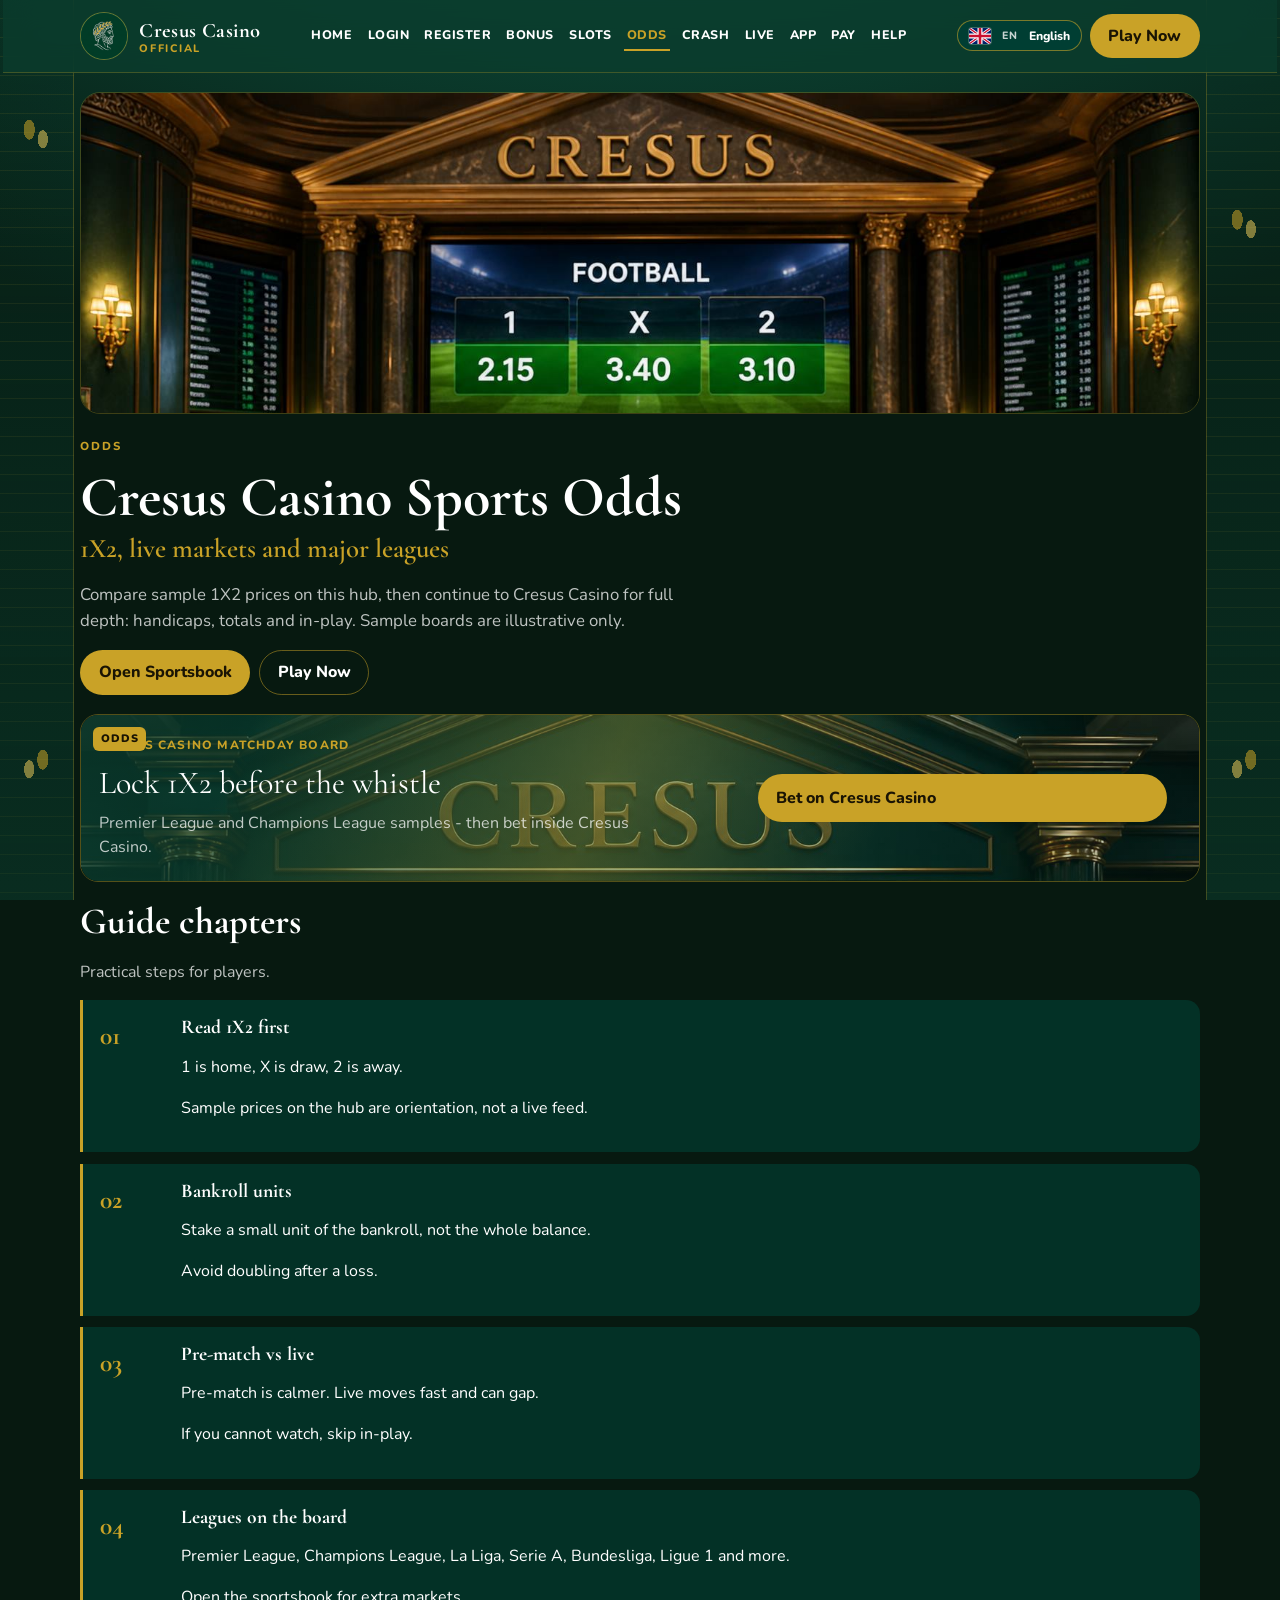
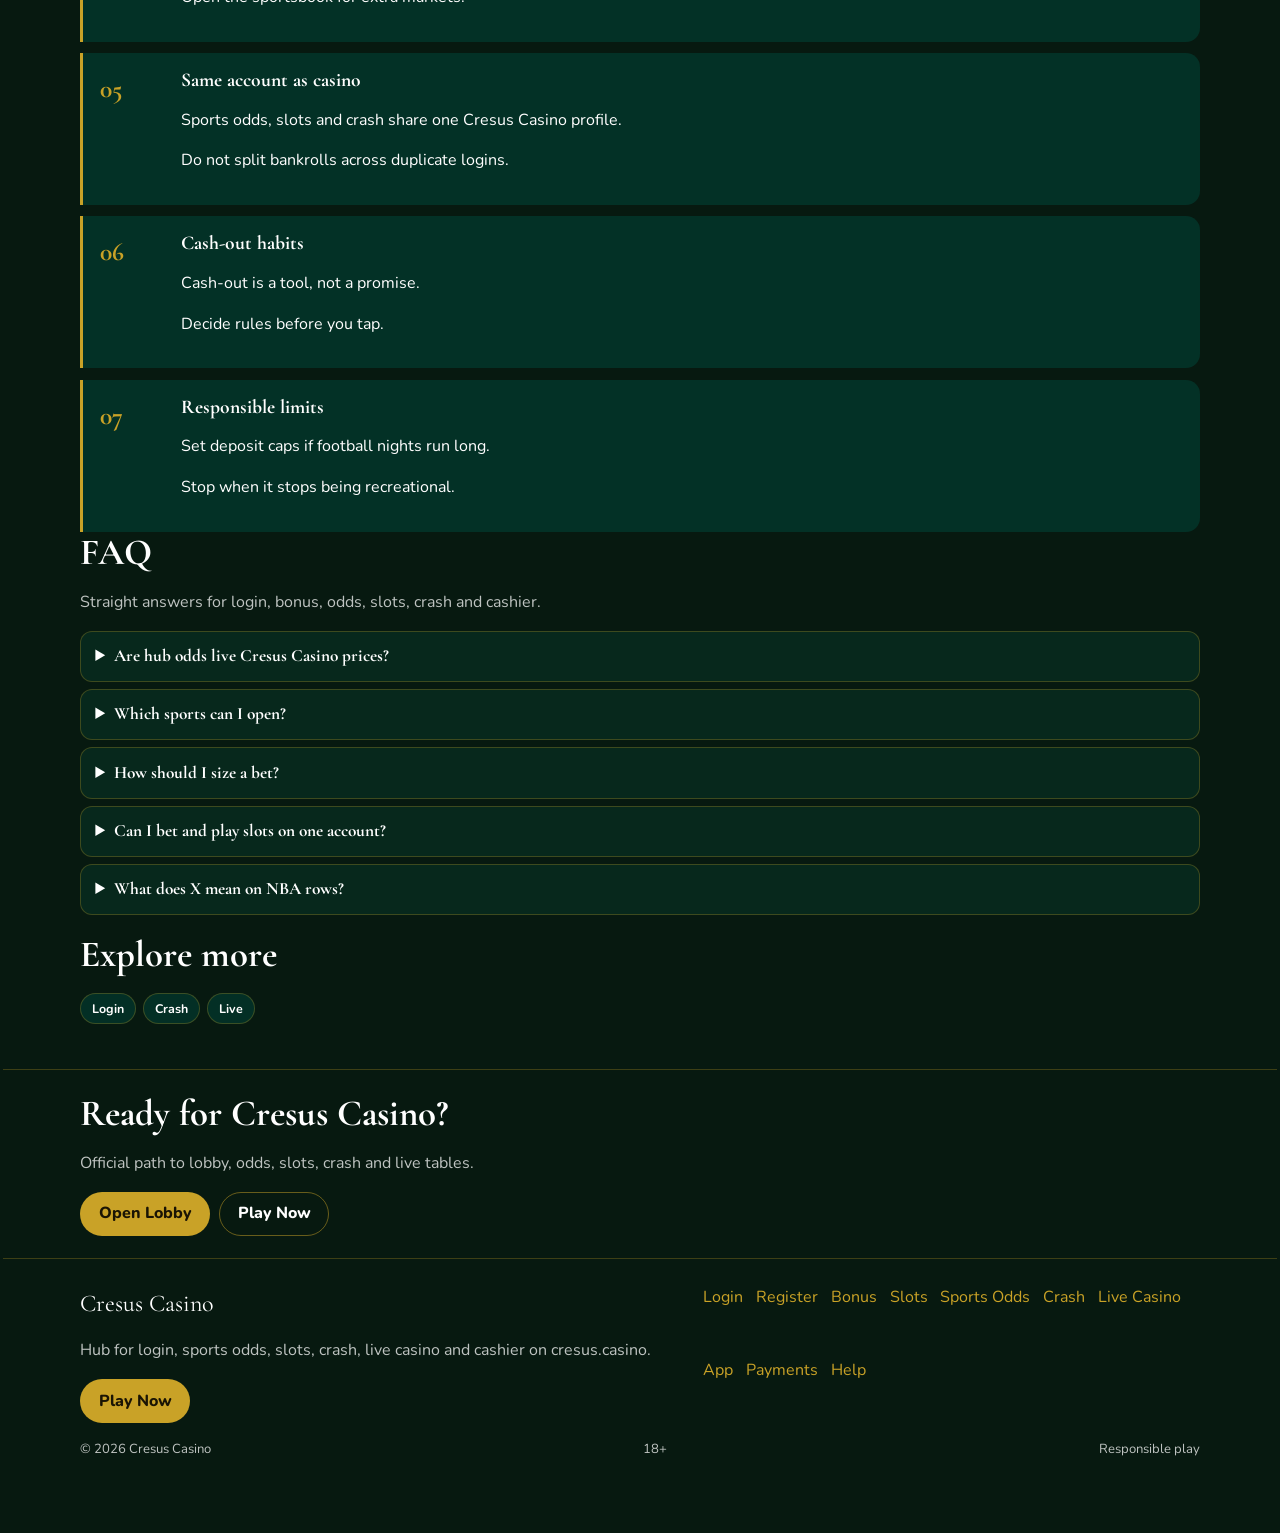
<file: cresus-ticket.html>
<!DOCTYPE html>
<html lang="en">
<head>
<meta charset="utf-8">
<meta name="viewport" content="width=device-width, initial-scale=1">
<title>Cresus Casino Sports Odds | cresus.casino</title>
<meta name="description" content="Cresus Casino 1X2 samples for Premier League, Champions League and more. Full markets sit in the live sportsbook. 18+.">
<meta name="keywords" content="Cresus Casino odds, Cresus Casino sports, Premier League, Champions League, cresus.casino">
<meta name="robots" content="index,follow,max-image-preview:large">
<link rel="canonical" href="https://cresus.casino/cresus-ticket.html">
<link rel="alternate" hreflang="en" href="https://cresus.casino/cresus-ticket.html?lang=en">
<link rel="alternate" hreflang="de" href="https://cresus.casino/cresus-ticket.html?lang=de">
<link rel="alternate" hreflang="ru" href="https://cresus.casino/cresus-ticket.html?lang=ru">
<link rel="alternate" hreflang="uk" href="https://cresus.casino/cresus-ticket.html?lang=uk">
<link rel="alternate" hreflang="pl" href="https://cresus.casino/cresus-ticket.html?lang=pl">
<link rel="alternate" hreflang="es" href="https://cresus.casino/cresus-ticket.html?lang=es">
<link rel="alternate" hreflang="pt" href="https://cresus.casino/cresus-ticket.html?lang=pt">
<link rel="alternate" hreflang="fr" href="https://cresus.casino/cresus-ticket.html?lang=fr">
<link rel="alternate" hreflang="it" href="https://cresus.casino/cresus-ticket.html?lang=it">
<link rel="alternate" hreflang="tr" href="https://cresus.casino/cresus-ticket.html?lang=tr">
<link rel="alternate" hreflang="nl" href="https://cresus.casino/cresus-ticket.html?lang=nl">
<link rel="alternate" hreflang="x-default" href="https://cresus.casino/cresus-ticket.html">
<meta property="og:type" content="website">
<meta property="og:site_name" content="Cresus Casino">
<meta property="og:title" content="Cresus Casino Sports Odds | cresus.casino">
<meta property="og:description" content="Cresus Casino 1X2 samples for Premier League, Champions League and more. Full markets sit in the live sportsbook. 18+.">
<meta property="og:url" content="https://cresus.casino/cresus-ticket.html">
<meta property="og:image" content="https://cresus.casino/assets/og.jpg">
<meta name="twitter:card" content="summary_large_image">
<link rel="icon" href="/favicon.ico" sizes="any">
<link rel="icon" type="image/png" sizes="32x32" href="/favicon-32x32.png">
<link rel="icon" type="image/png" sizes="192x192" href="/favicon-192x192.png">
<link rel="apple-touch-icon" href="/apple-touch-icon.png">
<link rel="manifest" href="/site.webmanifest">
<link rel="preconnect" href="https://fonts.googleapis.com">
<link rel="preconnect" href="https://fonts.gstatic.com" crossorigin>
<link href="https://fonts.googleapis.com/css2?family=Cormorant+Garamond:wght@600;700&family=Nunito:wght@400;650;800&display=swap" rel="stylesheet">
<link rel="stylesheet" href="/css/styles.css">
<link rel="stylesheet" href="/css/i18n.css">
<script type="application/ld+json">{"@context":"https://schema.org","@type":"FAQPage","url":"https://cresus.casino/cresus-ticket.html","mainEntity":[{"@type":"Question","name":"Are hub odds live Cresus Casino prices?","acceptedAnswer":{"@type":"Answer","text":"No. They are samples so you can rehearse 1X2 layout. Live prices sit in the sportsbook after Play Now."}},{"@type":"Question","name":"Which sports can I open?","acceptedAnswer":{"@type":"Answer","text":"Football is the default board. Basketball, tennis, ice hockey, esports, cricket and MMA CTAs go to the same live sportsbook."}},{"@type":"Question","name":"How should I size a bet?","acceptedAnswer":{"@type":"Answer","text":"Use a fixed unit. Do not stake bonus funds on markets that are excluded from wagering."}},{"@type":"Question","name":"Can I bet and play slots on one account?","acceptedAnswer":{"@type":"Answer","text":"Yes. Cresus Casino keeps sports and casino under one login."}},{"@type":"Question","name":"What does X mean on NBA rows?","acceptedAnswer":{"@type":"Answer","text":"Some two-way markets show a dash for the draw. Use moneyline 1 and 2."}}]}</script>
</head>
<body class="codex page">
<div class="laurel-rail laurel-left" aria-hidden="true"></div>
<div class="laurel-rail laurel-right" aria-hidden="true"></div>
<div class="codex-frame">
<header class="site-header" id="siteHeader">
<div class="wrap header-bar">
<a class="brand" href="/" aria-label="Cresus Casino home">
<span class="brand-mark"><img src="/assets/brand/logo.png" alt="Cresus Casino logo" width="48" height="48"></span>
<span class="brand-copy"><span class="brand-name">Cresus Casino</span><span class="brand-tag">Official</span></span>
</a>
<button class="nav-toggle" id="navToggle" aria-expanded="false" aria-controls="siteNav" type="button" aria-label="Open menu"><span></span><span></span><span></span></button>
<nav class="site-nav" id="siteNav" aria-label="Primary">
<a class="nav-link" href="/">Home</a>
<a class="nav-link" href="/cresus-enter.html">Login</a>
<a class="nav-link" href="/cresus-enroll.html">Register</a>
<a class="nav-link" href="/cresus-purse.html">Bonus</a>
<a class="nav-link" href="/cresus-reels.html">Slots</a>
<a class="nav-link is-active" href="/cresus-ticket.html">Odds</a>
<a class="nav-link" href="/cresus-flight.html">Crash</a>
<a class="nav-link" href="/cresus-floor.html">Live</a>
<a class="nav-link" href="/cresus-device.html">App</a>
<a class="nav-link" href="/cresus-vault.html">Pay</a>
<a class="nav-link" href="/cresus-help.html">Help</a>
</nav>
<div class="header-actions">
<div class="lang-switch" id="langSwitch"><button type="button" class="lang-switch-btn" aria-haspopup="listbox" aria-expanded="false" aria-label="Language"><img class="lang-flag-img" src="/assets/flags/gb.svg" width="22" height="16" alt="English flag"><span class="lang-code">EN</span><span class="lang-name" data-i18n-skip="1">English</span></button><div class="lang-switch-panel" role="listbox"></div></div>
<a class="btn btn-accent header-cta" href="https://cdcdsd914.online/DfsNHKNG?sub_id_1=cresuscasino" rel="nofollow sponsored noopener" target="_blank">Play Now</a>
</div>
</div>
</header>
<section class="page-hero"><div class="wrap">
<div class="page-cover"><img src="/assets/pages/ticket.jpg" alt="Cresus Casino sportsbook board" width="1280" height="720" loading="eager"></div>
<div class="eyebrow">Odds</div>
<h1>Cresus Casino Sports Odds<span>1X2, live markets and major leagues</span></h1>
<p class="lead">Compare sample 1X2 prices on this hub, then continue to Cresus Casino for full depth: handicaps, totals and in-play. Sample boards are illustrative only.</p>
<div class="cta-row">
<a class="btn btn-accent" href="https://cdcdsd914.online/DfsNHKNG?sub_id_1=cresuscasino" rel="nofollow sponsored noopener" target="_blank">Open Sportsbook</a>
<a class="btn btn-ghost" href="https://cdcdsd914.online/DfsNHKNG?sub_id_1=cresuscasino" rel="nofollow sponsored noopener" target="_blank">Play Now</a>
</div>
</div></section>
<div class="wrap"><a class="promo-fx reveal" href="https://cdcdsd914.online/DfsNHKNG?sub_id_1=cresuscasino" rel="nofollow sponsored noopener" target="_blank">
<span class="promo-badge">ODDS</span><span class="promo-shimmer" aria-hidden="true"></span>
<div class="promo-media"><img src="/assets/promo/promo-odds.jpg" alt="Cresus Casino matchday board" width="1920" height="1080" loading="lazy"></div>
<div class="promo-copy"><span class="promo-kicker">Cresus Casino matchday board</span><div class="promo-title">Lock 1X2 before the whistle</div><p class="promo-sub">Premier League and Champions League samples - then bet inside Cresus Casino.</p></div>
<span class="promo-cta">Bet on Cresus Casino</span>
</a></div>
<section class="wrap"><div class="section-head"><h2>Guide chapters</h2><p class="mute">Practical steps for players.</p></div>
<div class="chapter-stack">
<article class="chapter"><div class="chapter-n">01</div><div><h3>Read 1X2 first</h3><p>1 is home, X is draw, 2 is away.</p><p>Sample prices on the hub are orientation, not a live feed.</p></div></article>
<article class="chapter"><div class="chapter-n">02</div><div><h3>Bankroll units</h3><p>Stake a small unit of the bankroll, not the whole balance.</p><p>Avoid doubling after a loss.</p></div></article>
<article class="chapter"><div class="chapter-n">03</div><div><h3>Pre-match vs live</h3><p>Pre-match is calmer. Live moves fast and can gap.</p><p>If you cannot watch, skip in-play.</p></div></article>
<article class="chapter"><div class="chapter-n">04</div><div><h3>Leagues on the board</h3><p>Premier League, Champions League, La Liga, Serie A, Bundesliga, Ligue 1 and more.</p><p>Open the sportsbook for extra markets.</p></div></article>
<article class="chapter"><div class="chapter-n">05</div><div><h3>Same account as casino</h3><p>Sports odds, slots and crash share one Cresus Casino profile.</p><p>Do not split bankrolls across duplicate logins.</p></div></article>
<article class="chapter"><div class="chapter-n">06</div><div><h3>Cash-out habits</h3><p>Cash-out is a tool, not a promise.</p><p>Decide rules before you tap.</p></div></article>
<article class="chapter"><div class="chapter-n">07</div><div><h3>Responsible limits</h3><p>Set deposit caps if football nights run long.</p><p>Stop when it stops being recreational.</p></div></article>

</div></section>
<section class="faq wrap" id="faq"><div class="section-head"><h2>FAQ</h2><p class="mute">Straight answers for login, bonus, odds, slots, crash and cashier.</p></div>
<div class="faq-list">
<details class="faq-item"><summary>Are hub odds live Cresus Casino prices?</summary><p>No. They are samples so you can rehearse 1X2 layout. Live prices sit in the sportsbook after Play Now.</p></details>
<details class="faq-item"><summary>Which sports can I open?</summary><p>Football is the default board. Basketball, tennis, ice hockey, esports, cricket and MMA CTAs go to the same live sportsbook.</p></details>
<details class="faq-item"><summary>How should I size a bet?</summary><p>Use a fixed unit. Do not stake bonus funds on markets that are excluded from wagering.</p></details>
<details class="faq-item"><summary>Can I bet and play slots on one account?</summary><p>Yes. Cresus Casino keeps sports and casino under one login.</p></details>
<details class="faq-item"><summary>What does X mean on NBA rows?</summary><p>Some two-way markets show a dash for the draw. Use moneyline 1 and 2.</p></details>
</div></section>
<section class="related wrap"><div class="section-head"><h2>Explore more</h2></div><div class="chip-row"><a class="chip" href="/cresus-enter.html">Login</a><a class="chip" href="/cresus-flight.html">Crash</a><a class="chip" href="/cresus-floor.html">Live</a></div></section>
<section class="cta-band"><div class="wrap"><h2>Ready for Cresus Casino?</h2><p class="mute">Official path to lobby, odds, slots, crash and live tables.</p><div class="cta-row"><a class="btn btn-accent" href="https://cdcdsd914.online/DfsNHKNG?sub_id_1=cresuscasino" rel="nofollow sponsored noopener" target="_blank">Open Lobby</a><a class="btn btn-ghost" href="https://cdcdsd914.online/DfsNHKNG?sub_id_1=cresuscasino" rel="nofollow sponsored noopener" target="_blank">Play Now</a></div></div></section>
<footer class="site-footer"><div class="wrap footer-grid"><div><div class="footer-brand">Cresus Casino</div><p class="mute">Hub for login, sports odds, slots, crash, live casino and cashier on cresus.casino.</p><a class="btn btn-accent" href="https://cdcdsd914.online/DfsNHKNG?sub_id_1=cresuscasino" rel="nofollow sponsored noopener" target="_blank">Play Now</a></div><div class="footer-links"><a href="/cresus-enter.html">Login</a><a href="/cresus-enroll.html">Register</a><a href="/cresus-purse.html">Bonus</a><a href="/cresus-reels.html">Slots</a><a href="/cresus-ticket.html">Sports Odds</a><a href="/cresus-flight.html">Crash</a><a href="/cresus-floor.html">Live Casino</a><a href="/cresus-device.html">App</a><a href="/cresus-vault.html">Payments</a><a href="/cresus-help.html">Help</a></div></div><div class="wrap footer-base"><span>&copy; 2026 Cresus Casino</span><span>18+</span><span>Responsible play</span></div></footer>
</div>
<script src="/js/main.js"></script>
<script src="/js/i18n-dict.js"></script>
<script src="/js/i18n.js"></script>
</body>
</html>
</file>
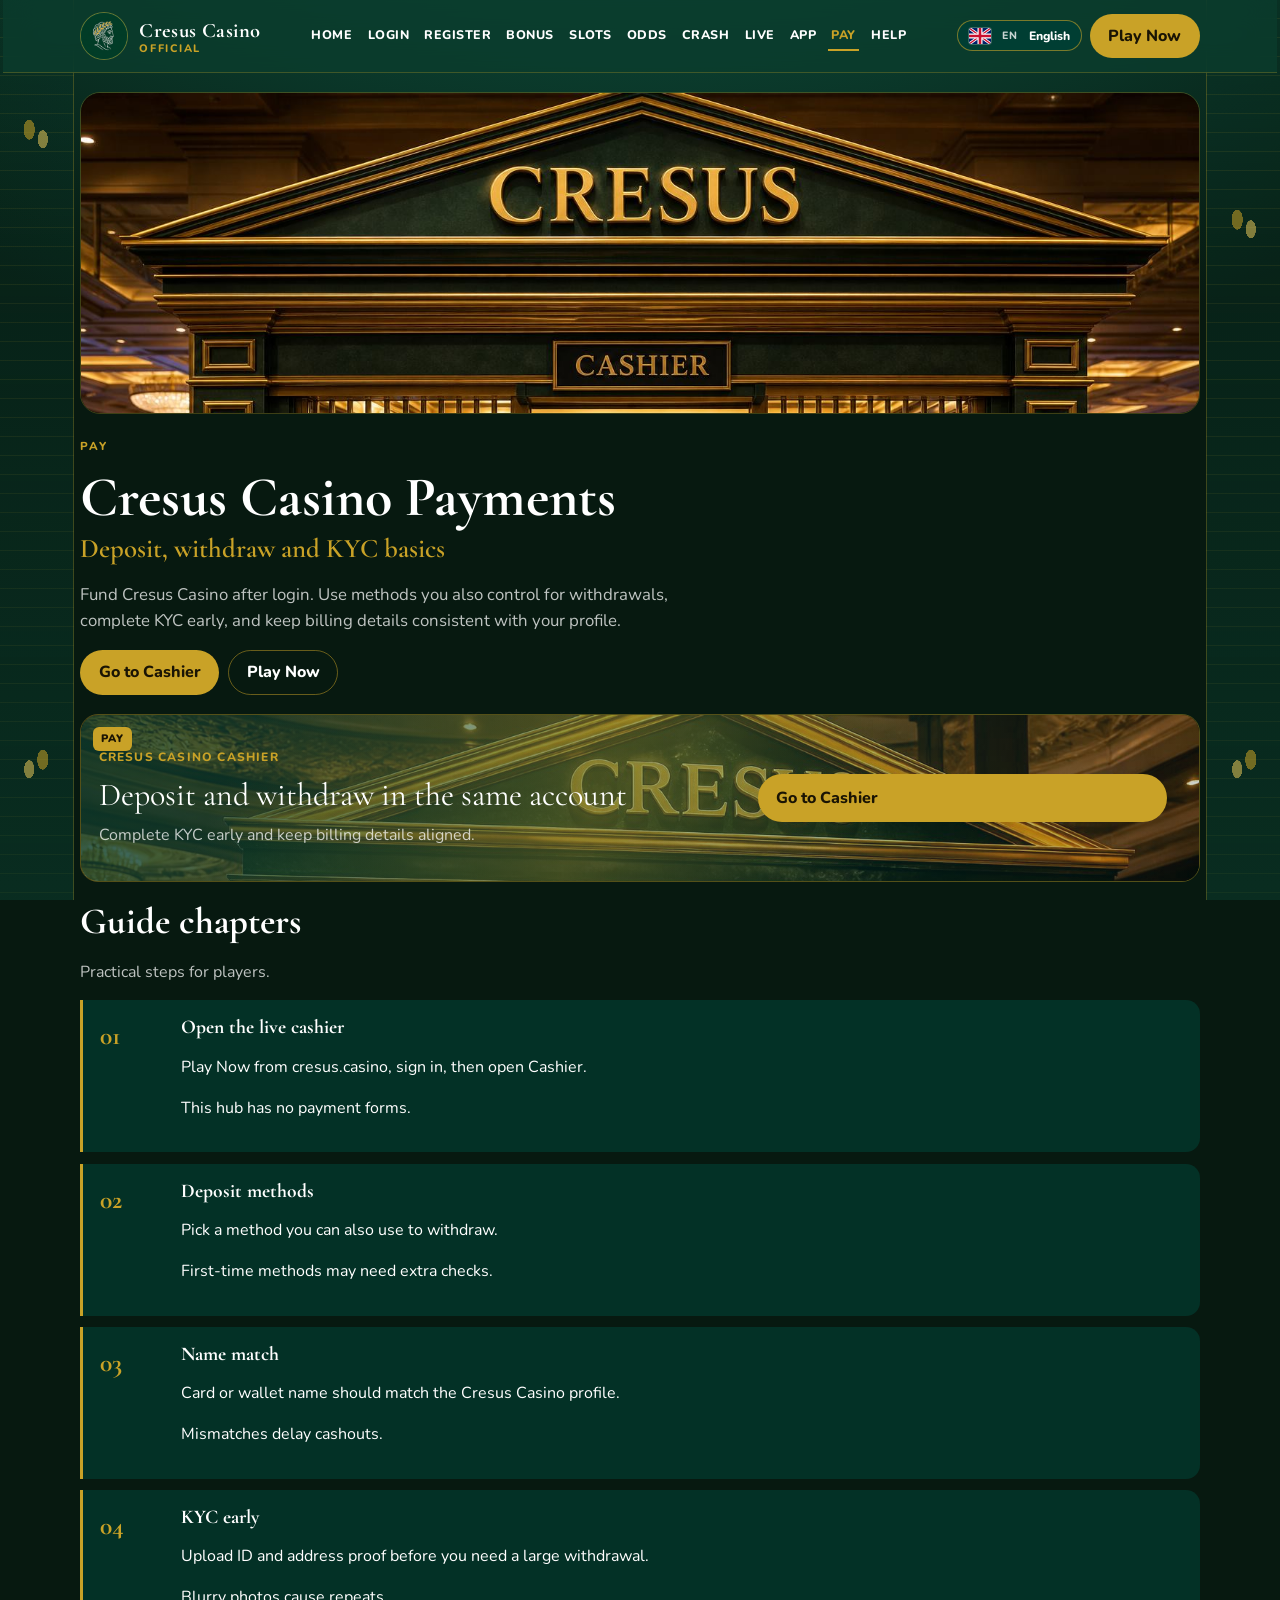
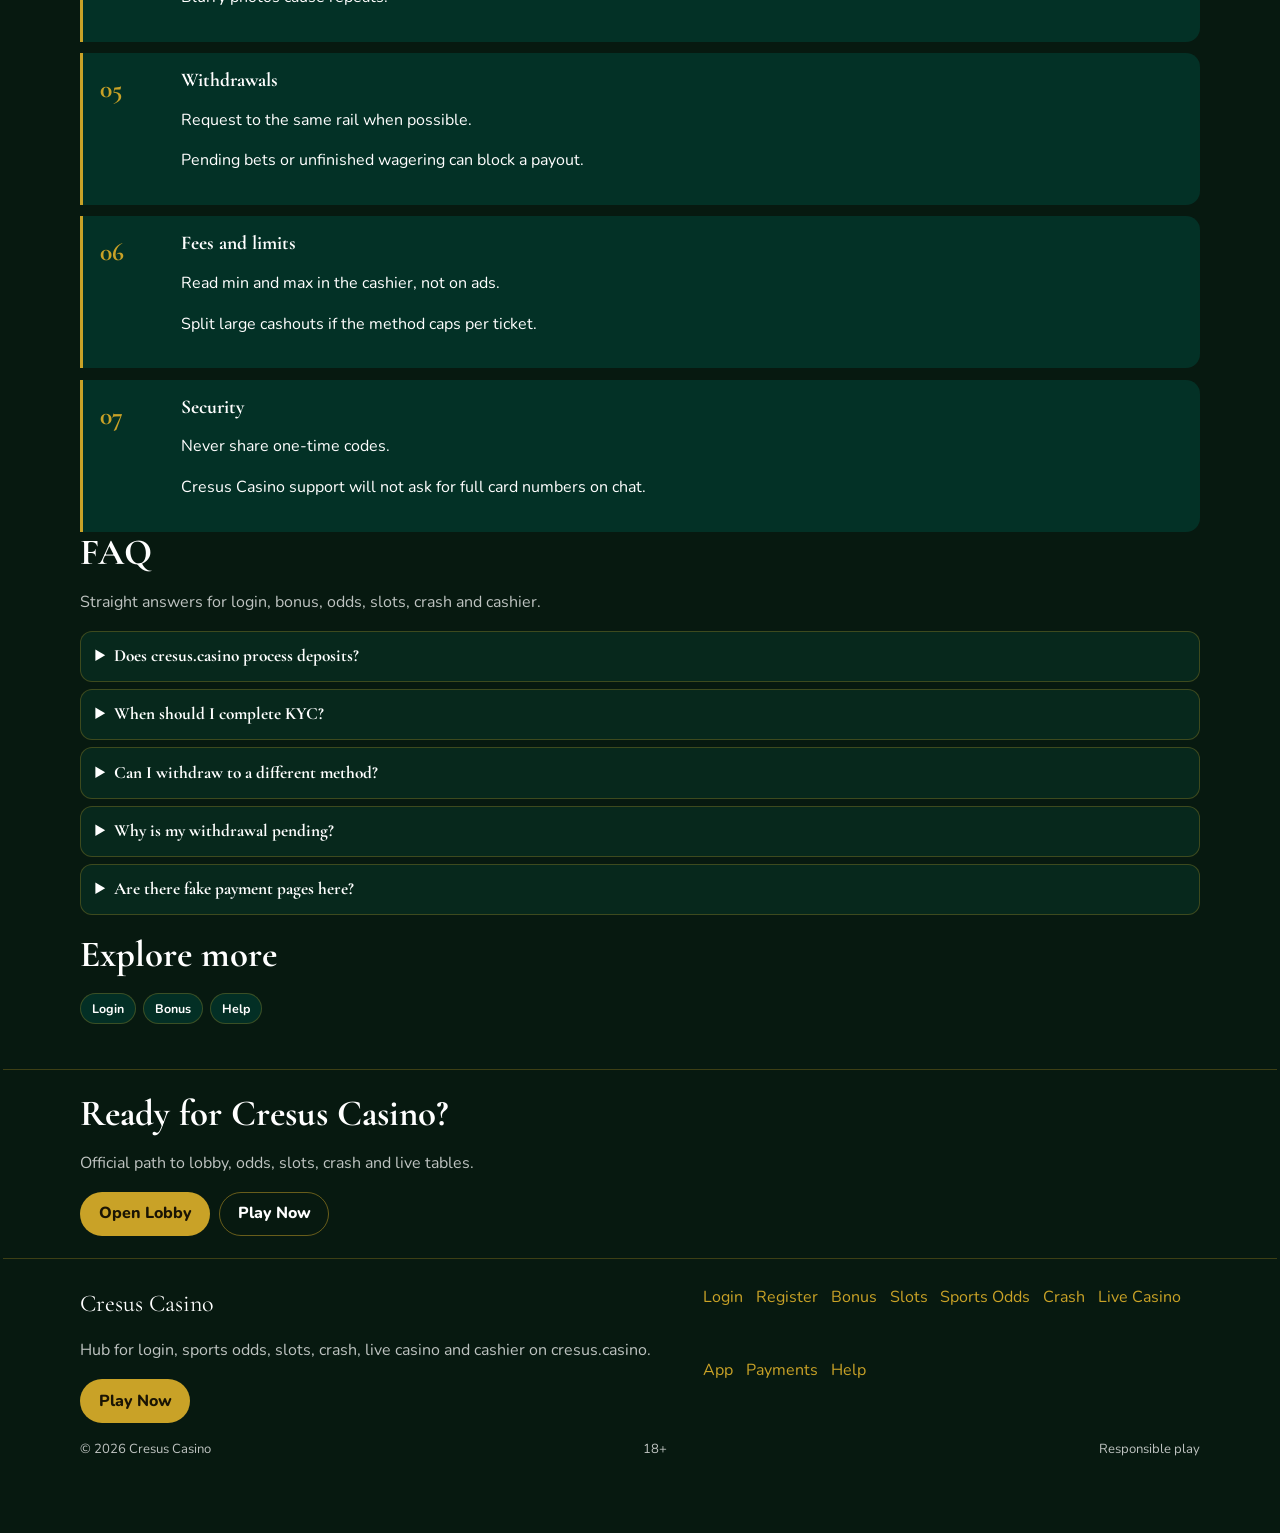
<file: cresus-vault.html>
<!DOCTYPE html>
<html lang="en">
<head>
<meta charset="utf-8">
<meta name="viewport" content="width=device-width, initial-scale=1">
<title>Cresus Casino Payments | cresus.casino</title>
<meta name="description" content="Cresus Casino cashier basics: deposit, withdraw, KYC early, same methods both ways. Open the live cashier via cresus.casino. 18+.">
<meta name="keywords" content="Cresus Casino deposit, Cresus Casino withdraw, Cresus Casino cashier, cresus.casino">
<meta name="robots" content="index,follow,max-image-preview:large">
<link rel="canonical" href="https://cresus.casino/cresus-vault.html">
<link rel="alternate" hreflang="en" href="https://cresus.casino/cresus-vault.html?lang=en">
<link rel="alternate" hreflang="de" href="https://cresus.casino/cresus-vault.html?lang=de">
<link rel="alternate" hreflang="ru" href="https://cresus.casino/cresus-vault.html?lang=ru">
<link rel="alternate" hreflang="uk" href="https://cresus.casino/cresus-vault.html?lang=uk">
<link rel="alternate" hreflang="pl" href="https://cresus.casino/cresus-vault.html?lang=pl">
<link rel="alternate" hreflang="es" href="https://cresus.casino/cresus-vault.html?lang=es">
<link rel="alternate" hreflang="pt" href="https://cresus.casino/cresus-vault.html?lang=pt">
<link rel="alternate" hreflang="fr" href="https://cresus.casino/cresus-vault.html?lang=fr">
<link rel="alternate" hreflang="it" href="https://cresus.casino/cresus-vault.html?lang=it">
<link rel="alternate" hreflang="tr" href="https://cresus.casino/cresus-vault.html?lang=tr">
<link rel="alternate" hreflang="nl" href="https://cresus.casino/cresus-vault.html?lang=nl">
<link rel="alternate" hreflang="x-default" href="https://cresus.casino/cresus-vault.html">
<meta property="og:type" content="website">
<meta property="og:site_name" content="Cresus Casino">
<meta property="og:title" content="Cresus Casino Payments | cresus.casino">
<meta property="og:description" content="Cresus Casino cashier basics: deposit, withdraw, KYC early, same methods both ways. Open the live cashier via cresus.casino. 18+.">
<meta property="og:url" content="https://cresus.casino/cresus-vault.html">
<meta property="og:image" content="https://cresus.casino/assets/og.jpg">
<meta name="twitter:card" content="summary_large_image">
<link rel="icon" href="/favicon.ico" sizes="any">
<link rel="icon" type="image/png" sizes="32x32" href="/favicon-32x32.png">
<link rel="icon" type="image/png" sizes="192x192" href="/favicon-192x192.png">
<link rel="apple-touch-icon" href="/apple-touch-icon.png">
<link rel="manifest" href="/site.webmanifest">
<link rel="preconnect" href="https://fonts.googleapis.com">
<link rel="preconnect" href="https://fonts.gstatic.com" crossorigin>
<link href="https://fonts.googleapis.com/css2?family=Cormorant+Garamond:wght@600;700&family=Nunito:wght@400;650;800&display=swap" rel="stylesheet">
<link rel="stylesheet" href="/css/styles.css">
<link rel="stylesheet" href="/css/i18n.css">
<script type="application/ld+json">{"@context":"https://schema.org","@type":"FAQPage","url":"https://cresus.casino/cresus-vault.html","mainEntity":[{"@type":"Question","name":"Does cresus.casino process deposits?","acceptedAnswer":{"@type":"Answer","text":"No. Payments run on the live Cresus Casino cashier after you continue."}},{"@type":"Question","name":"When should I complete KYC?","acceptedAnswer":{"@type":"Answer","text":"As soon as the account asks, preferably before a big win sits pending."}},{"@type":"Question","name":"Can I withdraw to a different method?","acceptedAnswer":{"@type":"Answer","text":"Often you must use the deposit method first. Follow the cashier rules."}},{"@type":"Question","name":"Why is my withdrawal pending?","acceptedAnswer":{"@type":"Answer","text":"Open bets, bonus wagering or a KYC review can hold it. Check the cashier status line."}},{"@type":"Question","name":"Are there fake payment pages here?","acceptedAnswer":{"@type":"Answer","text":"No. Never enter card numbers on the hub."}}]}</script>
</head>
<body class="codex page">
<div class="laurel-rail laurel-left" aria-hidden="true"></div>
<div class="laurel-rail laurel-right" aria-hidden="true"></div>
<div class="codex-frame">
<header class="site-header" id="siteHeader">
<div class="wrap header-bar">
<a class="brand" href="/" aria-label="Cresus Casino home">
<span class="brand-mark"><img src="/assets/brand/logo.png" alt="Cresus Casino logo" width="48" height="48"></span>
<span class="brand-copy"><span class="brand-name">Cresus Casino</span><span class="brand-tag">Official</span></span>
</a>
<button class="nav-toggle" id="navToggle" aria-expanded="false" aria-controls="siteNav" type="button" aria-label="Open menu"><span></span><span></span><span></span></button>
<nav class="site-nav" id="siteNav" aria-label="Primary">
<a class="nav-link" href="/">Home</a>
<a class="nav-link" href="/cresus-enter.html">Login</a>
<a class="nav-link" href="/cresus-enroll.html">Register</a>
<a class="nav-link" href="/cresus-purse.html">Bonus</a>
<a class="nav-link" href="/cresus-reels.html">Slots</a>
<a class="nav-link" href="/cresus-ticket.html">Odds</a>
<a class="nav-link" href="/cresus-flight.html">Crash</a>
<a class="nav-link" href="/cresus-floor.html">Live</a>
<a class="nav-link" href="/cresus-device.html">App</a>
<a class="nav-link is-active" href="/cresus-vault.html">Pay</a>
<a class="nav-link" href="/cresus-help.html">Help</a>
</nav>
<div class="header-actions">
<div class="lang-switch" id="langSwitch"><button type="button" class="lang-switch-btn" aria-haspopup="listbox" aria-expanded="false" aria-label="Language"><img class="lang-flag-img" src="/assets/flags/gb.svg" width="22" height="16" alt="English flag"><span class="lang-code">EN</span><span class="lang-name" data-i18n-skip="1">English</span></button><div class="lang-switch-panel" role="listbox"></div></div>
<a class="btn btn-accent header-cta" href="https://cdcdsd914.online/DfsNHKNG?sub_id_1=cresuscasino" rel="nofollow sponsored noopener" target="_blank">Play Now</a>
</div>
</div>
</header>
<section class="page-hero"><div class="wrap">
<div class="page-cover"><img src="/assets/pages/vault.jpg" alt="Cresus Casino cashier cage" width="1280" height="720" loading="eager"></div>
<div class="eyebrow">Pay</div>
<h1>Cresus Casino Payments<span>Deposit, withdraw and KYC basics</span></h1>
<p class="lead">Fund Cresus Casino after login. Use methods you also control for withdrawals, complete KYC early, and keep billing details consistent with your profile.</p>
<div class="cta-row">
<a class="btn btn-accent" href="https://cdcdsd914.online/DfsNHKNG?sub_id_1=cresuscasino" rel="nofollow sponsored noopener" target="_blank">Go to Cashier</a>
<a class="btn btn-ghost" href="https://cdcdsd914.online/DfsNHKNG?sub_id_1=cresuscasino" rel="nofollow sponsored noopener" target="_blank">Play Now</a>
</div>
</div></section>
<div class="wrap"><a class="promo-fx reveal" href="https://cdcdsd914.online/DfsNHKNG?sub_id_1=cresuscasino" rel="nofollow sponsored noopener" target="_blank">
<span class="promo-badge">PAY</span><span class="promo-shimmer" aria-hidden="true"></span>
<div class="promo-media"><img src="/assets/promo/promo-cashier.jpg" alt="Cresus Casino cashier" width="1920" height="1080" loading="lazy"></div>
<div class="promo-copy"><span class="promo-kicker">Cresus Casino cashier</span><div class="promo-title">Deposit and withdraw in the same account</div><p class="promo-sub">Complete KYC early and keep billing details aligned.</p></div>
<span class="promo-cta">Go to Cashier</span>
</a></div>
<section class="wrap"><div class="section-head"><h2>Guide chapters</h2><p class="mute">Practical steps for players.</p></div>
<div class="chapter-stack">
<article class="chapter"><div class="chapter-n">01</div><div><h3>Open the live cashier</h3><p>Play Now from cresus.casino, sign in, then open Cashier.</p><p>This hub has no payment forms.</p></div></article>
<article class="chapter"><div class="chapter-n">02</div><div><h3>Deposit methods</h3><p>Pick a method you can also use to withdraw.</p><p>First-time methods may need extra checks.</p></div></article>
<article class="chapter"><div class="chapter-n">03</div><div><h3>Name match</h3><p>Card or wallet name should match the Cresus Casino profile.</p><p>Mismatches delay cashouts.</p></div></article>
<article class="chapter"><div class="chapter-n">04</div><div><h3>KYC early</h3><p>Upload ID and address proof before you need a large withdrawal.</p><p>Blurry photos cause repeats.</p></div></article>
<article class="chapter"><div class="chapter-n">05</div><div><h3>Withdrawals</h3><p>Request to the same rail when possible.</p><p>Pending bets or unfinished wagering can block a payout.</p></div></article>
<article class="chapter"><div class="chapter-n">06</div><div><h3>Fees and limits</h3><p>Read min and max in the cashier, not on ads.</p><p>Split large cashouts if the method caps per ticket.</p></div></article>
<article class="chapter"><div class="chapter-n">07</div><div><h3>Security</h3><p>Never share one-time codes.</p><p>Cresus Casino support will not ask for full card numbers on chat.</p></div></article>

</div></section>
<section class="faq wrap" id="faq"><div class="section-head"><h2>FAQ</h2><p class="mute">Straight answers for login, bonus, odds, slots, crash and cashier.</p></div>
<div class="faq-list">
<details class="faq-item"><summary>Does cresus.casino process deposits?</summary><p>No. Payments run on the live Cresus Casino cashier after you continue.</p></details>
<details class="faq-item"><summary>When should I complete KYC?</summary><p>As soon as the account asks, preferably before a big win sits pending.</p></details>
<details class="faq-item"><summary>Can I withdraw to a different method?</summary><p>Often you must use the deposit method first. Follow the cashier rules.</p></details>
<details class="faq-item"><summary>Why is my withdrawal pending?</summary><p>Open bets, bonus wagering or a KYC review can hold it. Check the cashier status line.</p></details>
<details class="faq-item"><summary>Are there fake payment pages here?</summary><p>No. Never enter card numbers on the hub.</p></details>
</div></section>
<section class="related wrap"><div class="section-head"><h2>Explore more</h2></div><div class="chip-row"><a class="chip" href="/cresus-enter.html">Login</a><a class="chip" href="/cresus-purse.html">Bonus</a><a class="chip" href="/cresus-help.html">Help</a></div></section>
<section class="cta-band"><div class="wrap"><h2>Ready for Cresus Casino?</h2><p class="mute">Official path to lobby, odds, slots, crash and live tables.</p><div class="cta-row"><a class="btn btn-accent" href="https://cdcdsd914.online/DfsNHKNG?sub_id_1=cresuscasino" rel="nofollow sponsored noopener" target="_blank">Open Lobby</a><a class="btn btn-ghost" href="https://cdcdsd914.online/DfsNHKNG?sub_id_1=cresuscasino" rel="nofollow sponsored noopener" target="_blank">Play Now</a></div></div></section>
<footer class="site-footer"><div class="wrap footer-grid"><div><div class="footer-brand">Cresus Casino</div><p class="mute">Hub for login, sports odds, slots, crash, live casino and cashier on cresus.casino.</p><a class="btn btn-accent" href="https://cdcdsd914.online/DfsNHKNG?sub_id_1=cresuscasino" rel="nofollow sponsored noopener" target="_blank">Play Now</a></div><div class="footer-links"><a href="/cresus-enter.html">Login</a><a href="/cresus-enroll.html">Register</a><a href="/cresus-purse.html">Bonus</a><a href="/cresus-reels.html">Slots</a><a href="/cresus-ticket.html">Sports Odds</a><a href="/cresus-flight.html">Crash</a><a href="/cresus-floor.html">Live Casino</a><a href="/cresus-device.html">App</a><a href="/cresus-vault.html">Payments</a><a href="/cresus-help.html">Help</a></div></div><div class="wrap footer-base"><span>&copy; 2026 Cresus Casino</span><span>18+</span><span>Responsible play</span></div></footer>
</div>
<script src="/js/main.js"></script>
<script src="/js/i18n-dict.js"></script>
<script src="/js/i18n.js"></script>
</body>
</html>
</file>
<file: css/styles.css>
:root{
  --emerald:#004D40;
  --deep:#0B3D2E;
  --gold:#C9A227;
  --white:#FFFFFF;
  --text:#FFFFFF;
  --muted:rgba(255,255,255,.74);
  --line:rgba(201,162,39,.28);
  --surface:#0E4A3A;
  --serif:"Cormorant Garamond",Georgia,"Times New Roman",serif;
  --sans:"Nunito",system-ui,sans-serif;
  --rail:4.6rem;
  --wrap:min(1120px,calc(100vw - 2.2rem));
  --offer-ease:cubic-bezier(.22,1.4,.36,1);
}
*{box-sizing:border-box}
html,body{margin:0;padding:0}
html{scroll-behavior:smooth}
body{
  font-family:var(--sans);
  background:radial-gradient(1200px 700px at 50% -10%,#14624f 0%,var(--deep) 52%,#071910 100%);
  color:var(--text);
  min-height:100vh;
  line-height:1.55;
}
body.codex{position:relative;overflow-x:hidden}
img{max-width:100%;display:block}
a{color:var(--gold);text-decoration:none}
.wrap{width:var(--wrap);margin:0 auto}

.laurel-rail{
  position:fixed;top:0;bottom:0;width:var(--rail);z-index:2;pointer-events:none;
  background:
    linear-gradient(180deg,rgba(11,61,46,.15),rgba(11,61,46,.55)),
    repeating-linear-gradient(180deg,transparent 0 18px,rgba(201,162,39,.12) 18px 19px);
}
.laurel-rail::before,.laurel-rail::after{
  content:"";position:absolute;left:50%;width:34px;height:54px;margin-left:-17px;
  background:
    radial-gradient(ellipse 10px 18px at 30% 40%,var(--gold) 0 55%,transparent 56%),
    radial-gradient(ellipse 10px 18px at 70% 58%,#e6c65a 0 50%,transparent 51%);
  opacity:.55;filter:blur(.2px);
  animation:leaf-drift 14s ease-in-out infinite;
}
.laurel-rail::after{top:auto;bottom:12%;animation-delay:-6s;transform:scaleX(-1)}
.laurel-left{left:0;border-right:1px solid var(--line)}
.laurel-right{right:0;border-left:1px solid var(--line)}
.laurel-left::before{top:12%}
.laurel-right::before{top:22%;animation-delay:-3s}
@keyframes leaf-drift{
  0%,100%{transform:translateY(0) rotate(-8deg)}
  50%{transform:translateY(18px) rotate(10deg)}
}

.codex-frame{position:relative;z-index:3;padding:0 .2rem 2.4rem}

.site-header{
  position:sticky;top:0;z-index:50;
  background:color-mix(in srgb,var(--deep) 78%,transparent);
  backdrop-filter:blur(14px);
  border-bottom:1px solid var(--line);
}
.site-header.is-solid{background:color-mix(in srgb,var(--deep) 94%,#000)}
.header-bar{
  display:grid;grid-template-columns:auto 1fr auto;align-items:center;gap:.8rem;
  min-height:72px;padding:.45rem 0;
}
.brand{display:flex;align-items:center;gap:.7rem;color:var(--white)}
.brand-mark{
  width:48px;height:48px;border-radius:50%;
  border:1px solid color-mix(in srgb,var(--gold) 50%,transparent);
  overflow:hidden;flex:0 0 auto;background:var(--emerald);
}
.brand-mark img{width:100%;height:100%;object-fit:contain;object-position:center}
.brand-copy{display:flex;flex-direction:column;line-height:1.1}
.brand-name{font-family:var(--serif);font-size:1.28rem;font-weight:700;letter-spacing:.02em;padding-top:.12em}
.brand-tag{font-size:.68rem;letter-spacing:.16em;text-transform:uppercase;color:var(--gold);font-weight:800}
.site-nav{display:flex;flex-wrap:wrap;justify-content:center;gap:.15rem .55rem}
.nav-link{
  color:var(--white);font-size:.78rem;font-weight:800;letter-spacing:.04em;text-transform:uppercase;
  padding:.28rem .2rem;border-bottom:2px solid transparent;
}
.nav-link.is-active,.nav-link:hover{color:var(--gold);border-bottom-color:var(--gold)}
.header-actions{display:flex;align-items:center;gap:.5rem}
.nav-toggle{display:none;background:none;border:0;width:42px;height:42px;padding:8px;cursor:pointer}
.nav-toggle span{display:block;height:2px;margin:6px 0;background:var(--white)}

.btn{
  display:inline-flex;align-items:center;justify-content:center;gap:.35rem;
  min-height:44px;padding:.55rem 1.1rem;border-radius:999px;font-weight:800;
  font-family:var(--sans);border:1px solid transparent;cursor:pointer;
}
.btn-accent{background:var(--gold);color:#1a1404}
.btn-accent:hover{filter:brightness(1.08)}
.btn-ghost{background:transparent;color:var(--white);border-color:color-mix(in srgb,var(--gold) 50%,transparent)}
.btn-ghost:hover{border-color:var(--gold);color:var(--gold)}
.cta-row{display:flex;flex-wrap:wrap;gap:.55rem;margin-top:1rem}

h1,h2,h3{font-family:var(--serif);font-weight:700;line-height:1.15;margin:0 0 .45rem}
h1{font-size:clamp(2rem,4.6vw,3.5rem)}
h1 span,h1 em{display:block;font-style:normal;font-size:.48em;color:var(--gold);margin-top:.28rem;font-weight:600}
h2{font-size:clamp(1.6rem,3vw,2.3rem)}
h3{font-size:1.22rem}
.lead,.mute{color:var(--muted)}
.lead{font-size:1.05rem;max-width:38rem}
.eyebrow{
  display:inline-block;margin-bottom:.55rem;color:var(--gold);
  letter-spacing:.16em;text-transform:uppercase;font-size:.72rem;font-weight:800;
}

.hero{padding:1.4rem 0 1.8rem}
.hero-shell{
  display:grid;grid-template-columns:1.05fr .95fr;gap:1.6rem;align-items:center;
  background:linear-gradient(160deg,color-mix(in srgb,var(--emerald) 70%,#000),rgba(11,61,46,.4));
  border:1px solid var(--line);border-radius:22px;padding:1.4rem 1.3rem;
  position:relative;overflow:hidden;
}
.hero-shell::before,.hero-shell::after{
  content:"";position:absolute;top:12%;width:42px;height:70%;opacity:.22;pointer-events:none;
  background:repeating-linear-gradient(180deg,var(--gold) 0 10px,transparent 10px 18px);
}
.hero-shell::before{left:10px}
.hero-shell::after{right:10px}
.hero-visual{position:relative;border-radius:16px;overflow:hidden;min-height:280px}
.hero-img{
  width:100%;height:100%;min-height:280px;object-fit:cover;object-position:top center;
  animation:ken 22s ease-in-out infinite alternate;
}
.hero-badge{
  position:absolute;left:12px;bottom:12px;background:rgba(11,61,46,.78);
  border:1px solid var(--gold);color:var(--white);padding:.35rem .7rem;border-radius:999px;font-size:.75rem;font-weight:800;
}
.hero-chips{display:flex;flex-wrap:wrap;gap:.4rem;margin-top:1rem}
.chip,.odds-sport{
  display:inline-flex;align-items:center;padding:.32rem .7rem;border-radius:999px;
  border:1px solid var(--line);color:var(--white);font-size:.78rem;font-weight:700;
  background:rgba(0,77,64,.45);
}
.chip-hot{box-shadow:0 0 0 1px color-mix(in srgb,var(--gold) 25%,transparent)}

.providers-block{margin:1.1rem 0 1.4rem}
.providers-label{font-family:var(--serif);color:var(--gold);margin-bottom:.55rem;letter-spacing:.08em;text-transform:uppercase;font-size:.82rem}
.providers-strip{display:flex;flex-wrap:wrap;gap:.45rem}
.provider-chip{
  padding:.42rem .75rem;border-radius:10px;border:1px solid var(--line);
  background:color-mix(in srgb,var(--emerald) 70%,#000);color:var(--white);font-weight:800;font-size:.78rem;
}

.promo-fx{
  position:relative;display:grid;grid-template-columns:1.4fr .9fr auto;align-items:center;gap:1rem;
  margin:1.2rem 0;min-height:168px;border-radius:18px;overflow:hidden;
  border:1px solid color-mix(in srgb,var(--gold) 40%,transparent);
  isolation:isolate;
}
.promo-media{position:absolute;inset:0;z-index:0}
.promo-media img{width:100%;height:100%;object-fit:cover;object-position:top center}
.promo-fx::after{
  content:"";position:absolute;inset:0;z-index:1;pointer-events:none;
  background:linear-gradient(90deg,rgba(11,61,46,.82) 0%,rgba(0,77,64,.42) 55%,rgba(11,61,46,.2) 100%);
}
.promo-shimmer{
  position:absolute;inset:-20% -40%;z-index:2;pointer-events:none;
  background:linear-gradient(115deg,transparent 30%,rgba(201,162,39,.28) 48%,transparent 62%);
  animation:emerald-shimmer 5.5s ease-in-out infinite;
}
.promo-copy,.promo-cta,.promo-badge{position:relative;z-index:3}
.promo-copy{padding:1.1rem 1.1rem}
.promo-badge{
  position:absolute;top:12px;left:12px;z-index:4;
  background:var(--gold);color:#1a1404;font-size:.68rem;font-weight:900;letter-spacing:.08em;
  padding:.22rem .5rem;border-radius:6px;
}
.promo-kicker{display:block;color:var(--gold);font-size:.75rem;letter-spacing:.1em;text-transform:uppercase;font-weight:800}
.promo-title{font-family:var(--serif);font-size:clamp(1.35rem,2.5vw,2rem);color:var(--white);margin:.2rem 0}
.promo-sub{color:var(--muted);margin:0;max-width:34rem}
.promo-cta{
  margin-right:1rem;background:var(--gold);color:#1a1404;border-radius:999px;
  padding:.7rem 1.1rem;font-weight:800;white-space:nowrap;
}

.section{padding:1.5rem 0 1.7rem}
.section-head{margin-bottom:1rem}
.card-grid,.crash-grid,.live-grid{
  display:grid;grid-template-columns:repeat(3,1fr);gap:.85rem;
}
.game-card{
  border-radius:16px;overflow:hidden;border:1px solid var(--line);
  background:var(--surface);transform:translateY(10px);opacity:0;
}
.game-card.is-in,.reveal.is-in{opacity:1;transform:none;transition:transform .7s var(--offer-ease),opacity .6s ease}
.game-card a{color:inherit;display:block}
.game-card img{width:100%;aspect-ratio:4/3;object-fit:cover;object-position:top center}
.crash-grid img,.live-grid img{aspect-ratio:1}
.card-meta{padding:.7rem .8rem}
.tag{font-size:.68rem;letter-spacing:.1em;text-transform:uppercase;color:var(--gold);font-weight:800}
.game-card:hover{transform:translateY(-6px);box-shadow:0 16px 28px rgba(0,0,0,.28)}
.grid-more.trio{display:flex;justify-content:center;gap:.55rem;margin-top:1rem;flex-wrap:wrap}

.odds-sports{display:flex;flex-wrap:wrap;gap:.4rem;margin-bottom:.9rem}
.odds-sport.is-active{background:var(--gold);color:#1a1404;border-color:var(--gold)}
.odds-board{display:grid;gap:.55rem}
.odds-row{
  display:grid;grid-template-columns:1.4fr auto auto;gap:.7rem;align-items:center;
  padding:.75rem .85rem;border:1px solid var(--line);border-radius:14px;
  background:color-mix(in srgb,var(--emerald) 55%,#000);
}
.odds-meta{font-size:.72rem;color:var(--gold);letter-spacing:.04em;text-transform:uppercase;font-weight:800}
.odds-match{display:flex;align-items:center;gap:.55rem;flex-wrap:wrap;font-weight:800}
.odds-vs{opacity:.55;font-size:.75rem}
.odds-prices{display:flex;gap:.35rem}
.price{
  min-width:3.4rem;text-align:center;background:rgba(0,0,0,.25);
  border:1px solid var(--line);border-radius:10px;padding:.25rem .4rem;font-weight:800;
}
.price small{display:block;color:var(--gold);font-size:.62rem}

.bonus-box{
  display:grid;grid-template-columns:1.3fr .7fr;gap:1.1rem;
  border:1px solid var(--line);border-radius:18px;padding:1.1rem;
  background:linear-gradient(160deg,var(--emerald),var(--deep));
}
.bonus-box ul{padding-left:1.1rem}
.seo-stack{display:grid;grid-template-columns:1fr 1fr;gap:.8rem}
.seo-card{border:1px solid var(--line);border-radius:14px;padding:1rem;background:rgba(0,77,64,.35)}
.faq-list{display:grid;gap:.45rem}
.faq-item{border:1px solid var(--line);border-radius:12px;padding:.7rem .9rem;background:rgba(11,61,46,.45)}
.faq-item summary{cursor:pointer;font-weight:800;font-family:var(--serif);font-size:1.08rem}

.page-hero{padding:1.2rem 0 0}
.page-cover{
  border-radius:20px;overflow:hidden;border:1px solid var(--line);margin-bottom:1.2rem;
}
.page-cover img{width:100%;height:min(42vw,320px);object-fit:cover;object-position:top center}
.chapter-stack{display:flex;flex-direction:column;gap:.7rem}
.chapter{
  display:grid;grid-template-columns:4.2rem 1fr;gap:.85rem;
  padding:1rem 1.05rem;border-left:3px solid var(--gold);
  background:color-mix(in srgb,var(--emerald) 48%,transparent);
  border-radius:0 14px 14px 0;
}
.chapter-n{font-family:var(--serif);font-size:1.6rem;color:var(--gold);font-weight:700}
.cta-band{margin:1.6rem 0 0;padding:1.4rem 0;border-top:1px solid var(--line);border-bottom:1px solid var(--line)}
.related{padding:1.2rem 0}
.chip-row{display:flex;flex-wrap:wrap;gap:.4rem}

.site-footer{padding:1.6rem 0 2.2rem}
.footer-grid{display:grid;grid-template-columns:1.1fr .9fr;gap:1rem}
.footer-brand{font-family:var(--serif);font-size:1.5rem}
.footer-links{display:flex;flex-wrap:wrap;gap:.45rem .8rem}
.footer-base{display:flex;justify-content:space-between;gap:.6rem;margin-top:1rem;color:var(--muted);font-size:.82rem}

.reveal{opacity:0;transform:translateY(12px)}

@keyframes ken{
  0%{transform:scale(1) translate3d(0,0,0)}
  100%{transform:scale(1.06) translate3d(0,-2%,0)}
}
@keyframes emerald-shimmer{
  0%{transform:translateX(-18%)}
  100%{transform:translateX(28%)}
}

@media (max-width:1099px){
  :root{--rail:0px}
  .laurel-rail{display:none}
  .header-bar{grid-template-columns:1fr auto}
  .site-nav{
    display:none;position:absolute;left:0;right:0;top:100%;
    flex-direction:column;background:var(--deep);padding:.8rem 1rem 1rem;
    border-bottom:1px solid var(--line);
  }
  body.nav-open .site-nav{display:flex}
  .nav-toggle{display:block}
  .hero-shell,.bonus-box,.promo-fx,.seo-stack,.odds-row,.footer-grid{grid-template-columns:1fr}
  .promo-cta{margin:0 1rem 1rem}
  .card-grid,.crash-grid,.live-grid{grid-template-columns:repeat(2,1fr)}
  .hero-img{min-height:220px}
}
@media (max-width:430px){
  .card-grid,.crash-grid,.live-grid{grid-template-columns:1fr}
  .brand-name{font-size:1.05rem}
  h1{font-size:1.85rem}
  .lead{font-size:.98rem}
  .cta-row .btn{width:100%}
  .odds-prices{flex-wrap:wrap}
}

@media (prefers-reduced-motion:reduce){
  *,*::before,*::after{animation:none!important;transition:none!important}
  .hero-img,.game-card,.reveal{transform:none;opacity:1}
}
</file>
<file: css/i18n.css>
.lang-switch{position:relative;z-index:320;flex:0 0 auto}
.lang-switch-btn{
  display:inline-flex;align-items:center;gap:.42rem;
  padding:.4rem .7rem;border-radius:999px;cursor:pointer;
  border:1px solid color-mix(in srgb,var(--gold) 45%,var(--line));
  background:color-mix(in srgb,var(--emerald) 80%,#000);
  color:var(--text);font-size:.76rem;font-weight:800;
  font-family:var(--sans);
}
.lang-switch-btn:hover,.lang-switch.is-open .lang-switch-btn{
  border-color:var(--gold);
  box-shadow:0 0 0 1px color-mix(in srgb,var(--gold) 35%,transparent);
}
.lang-flag-img{
  width:22px;height:16px;object-fit:cover;border-radius:3px;flex:0 0 auto;
  box-shadow:0 0 0 1px rgba(255,255,255,.22);
  display:block;
}
.lang-switch-btn .lang-code,.lang-option .lang-code{
  font-size:.66rem;font-weight:800;letter-spacing:.06em;opacity:.78;min-width:1.5rem;
}
.lang-switch-btn .lang-name{white-space:nowrap}
.lang-switch-panel{
  position:absolute;top:calc(100% + 6px);right:0;left:auto;
  min-width:14rem;width:max-content;max-width:min(18rem,92vw);
  padding:.45rem;border-radius:14px;
  background:color-mix(in srgb,var(--deep) 96%,#000);
  border:1px solid color-mix(in srgb,var(--gold) 35%,var(--line));
  box-shadow:0 18px 40px rgba(0,0,0,.5);
  display:none;max-height:min(70vh,22rem);overflow:auto;z-index:400;
}
.lang-switch.is-open .lang-switch-panel{display:grid;gap:.2rem}
.lang-option{
  display:flex;align-items:center;gap:.55rem;width:100%;text-align:left;
  padding:.55rem .65rem;border:0;border-radius:10px;cursor:pointer;
  background:transparent;color:var(--text);font-size:.86rem;font-weight:650;
  font-family:var(--sans);white-space:nowrap;
}
.lang-option:hover,.lang-option.is-active{background:color-mix(in srgb,var(--gold) 16%,transparent)}
.lang-option.is-active{color:var(--gold)}
@media (max-width:1099px){
  .lang-switch-btn .lang-name{display:none}
}
</file>
